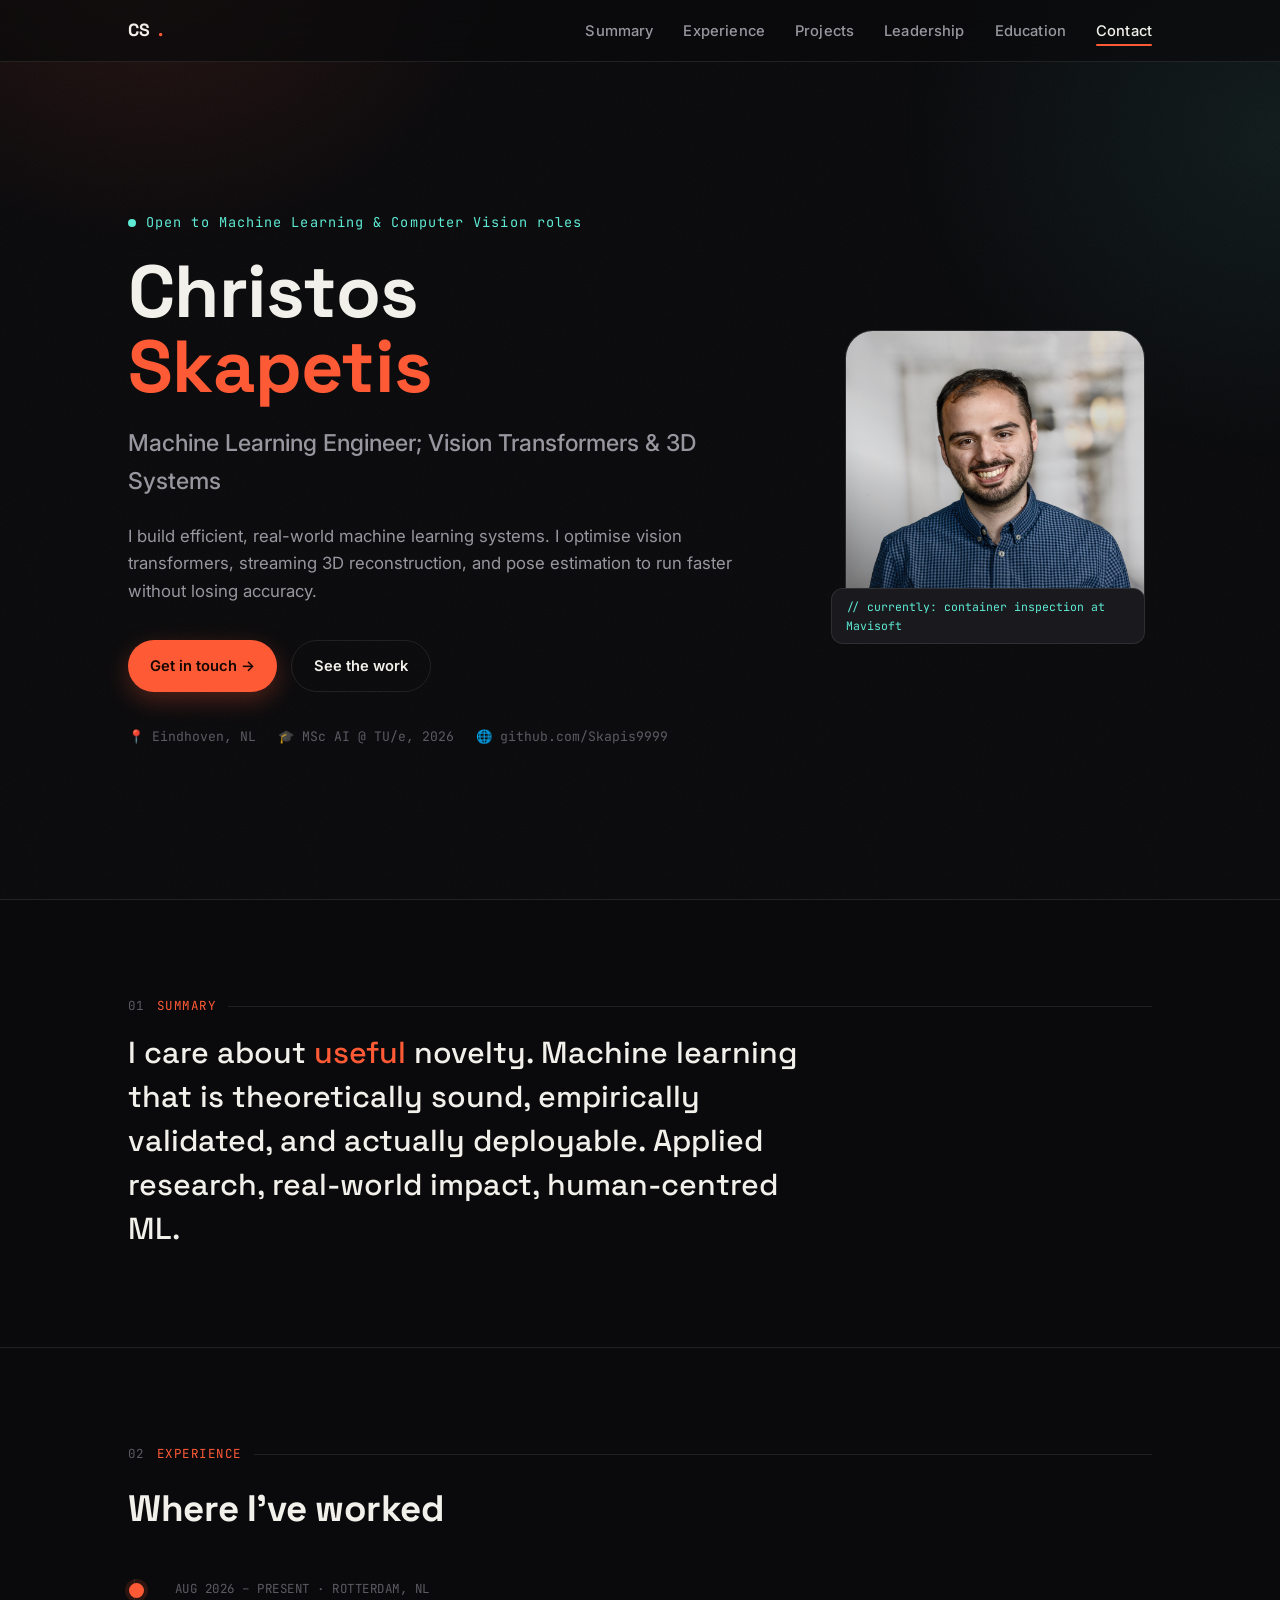
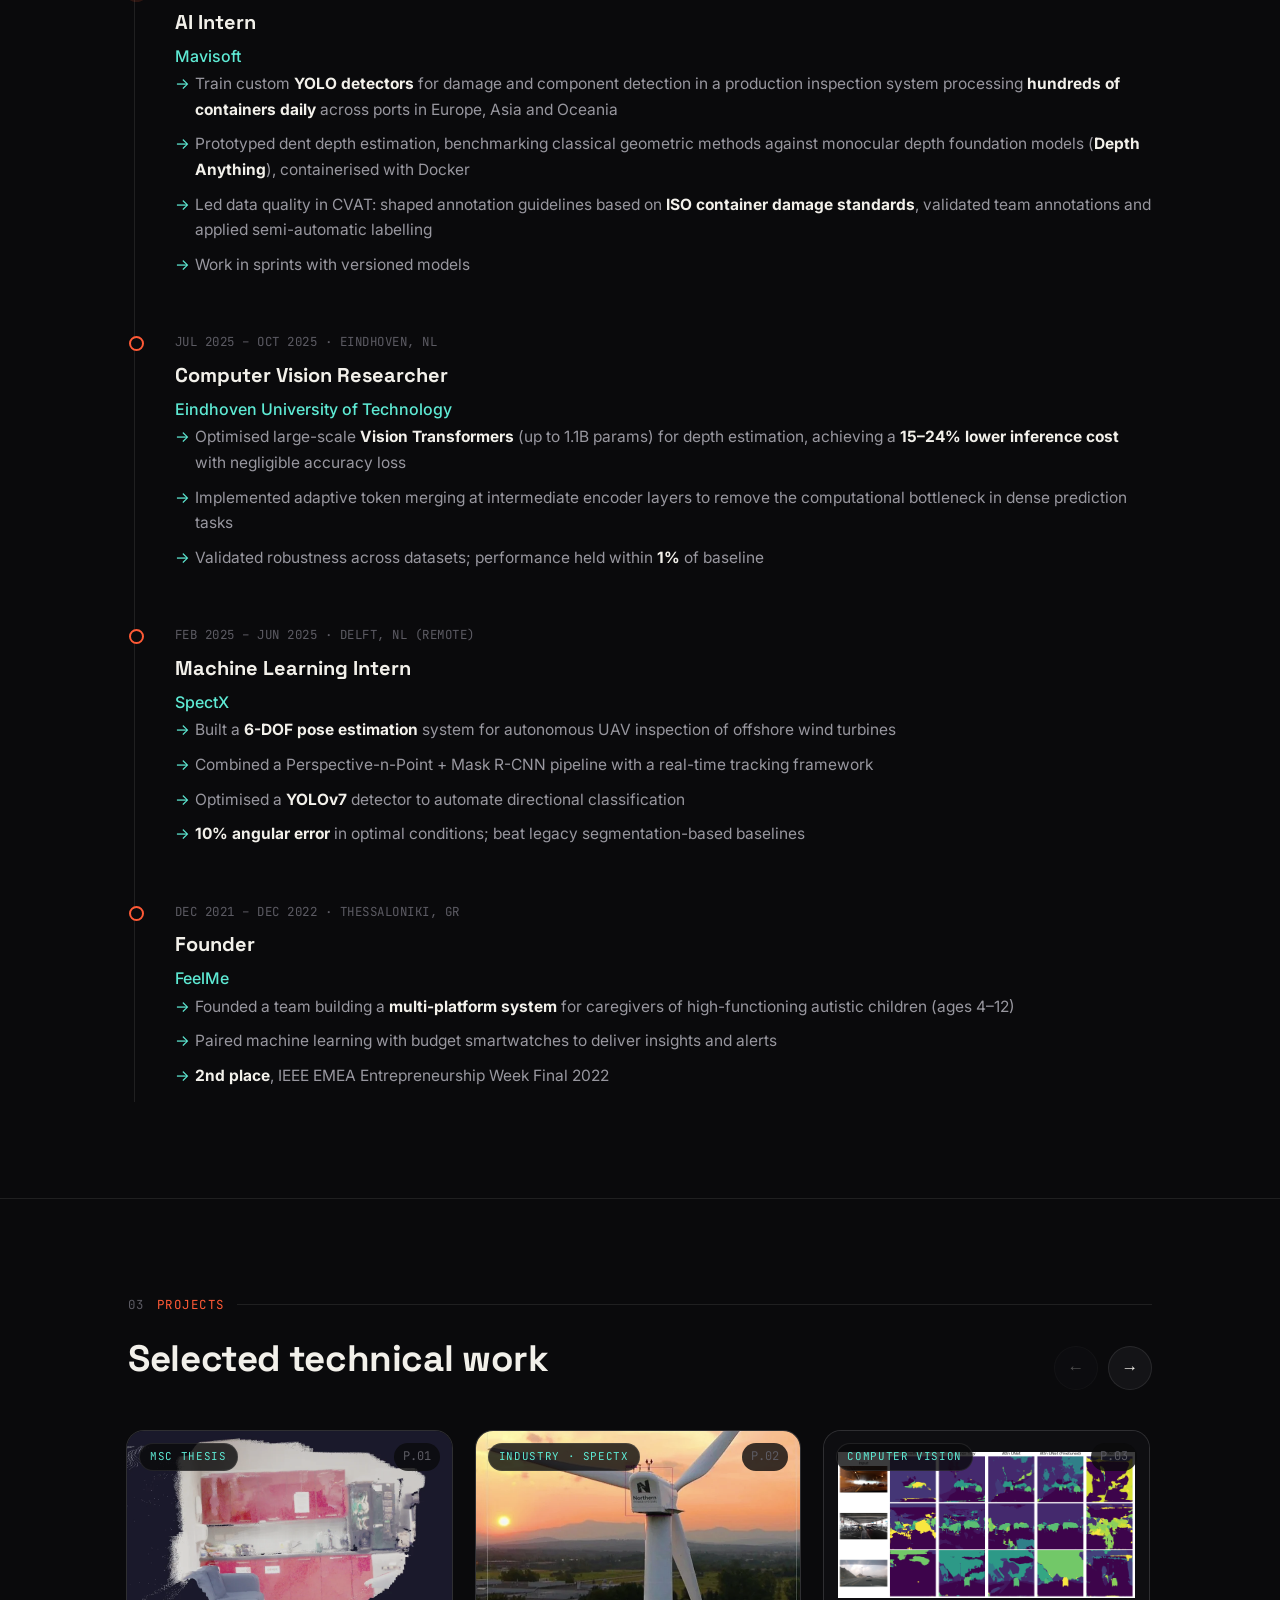
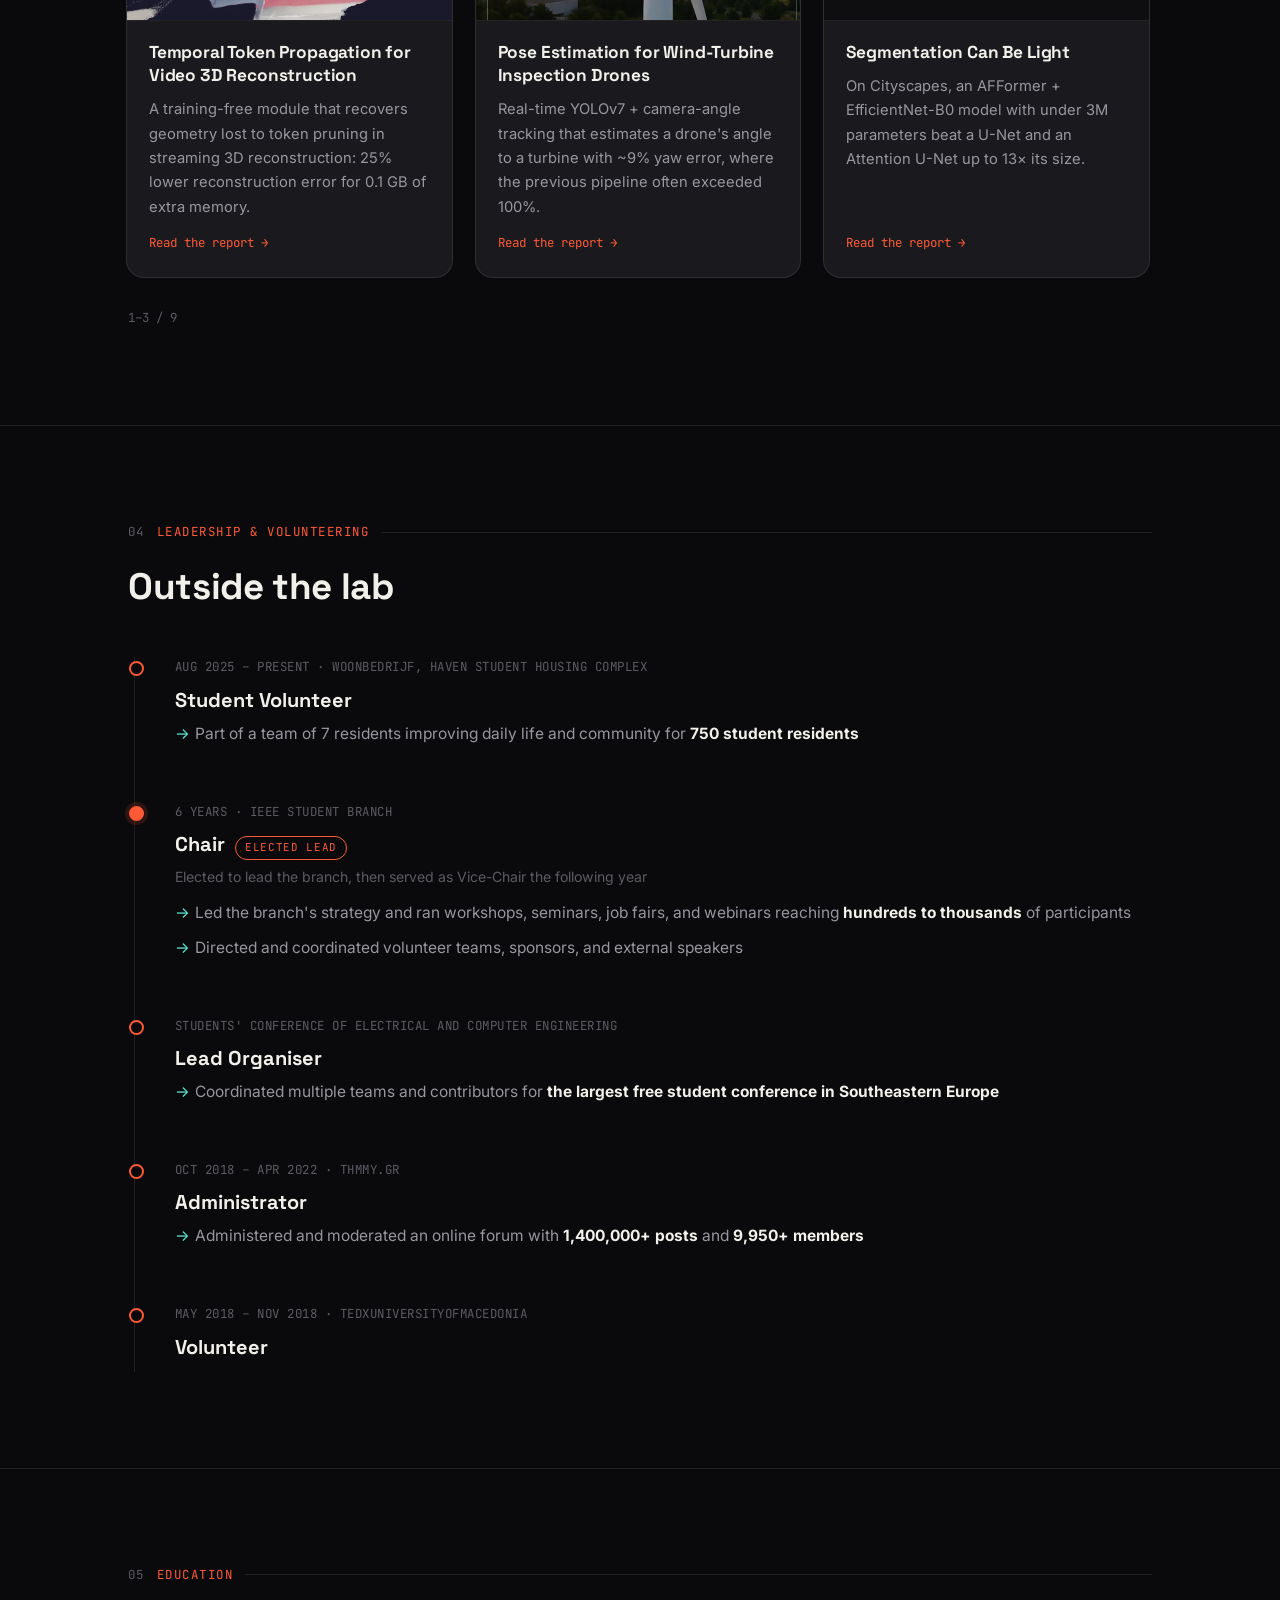
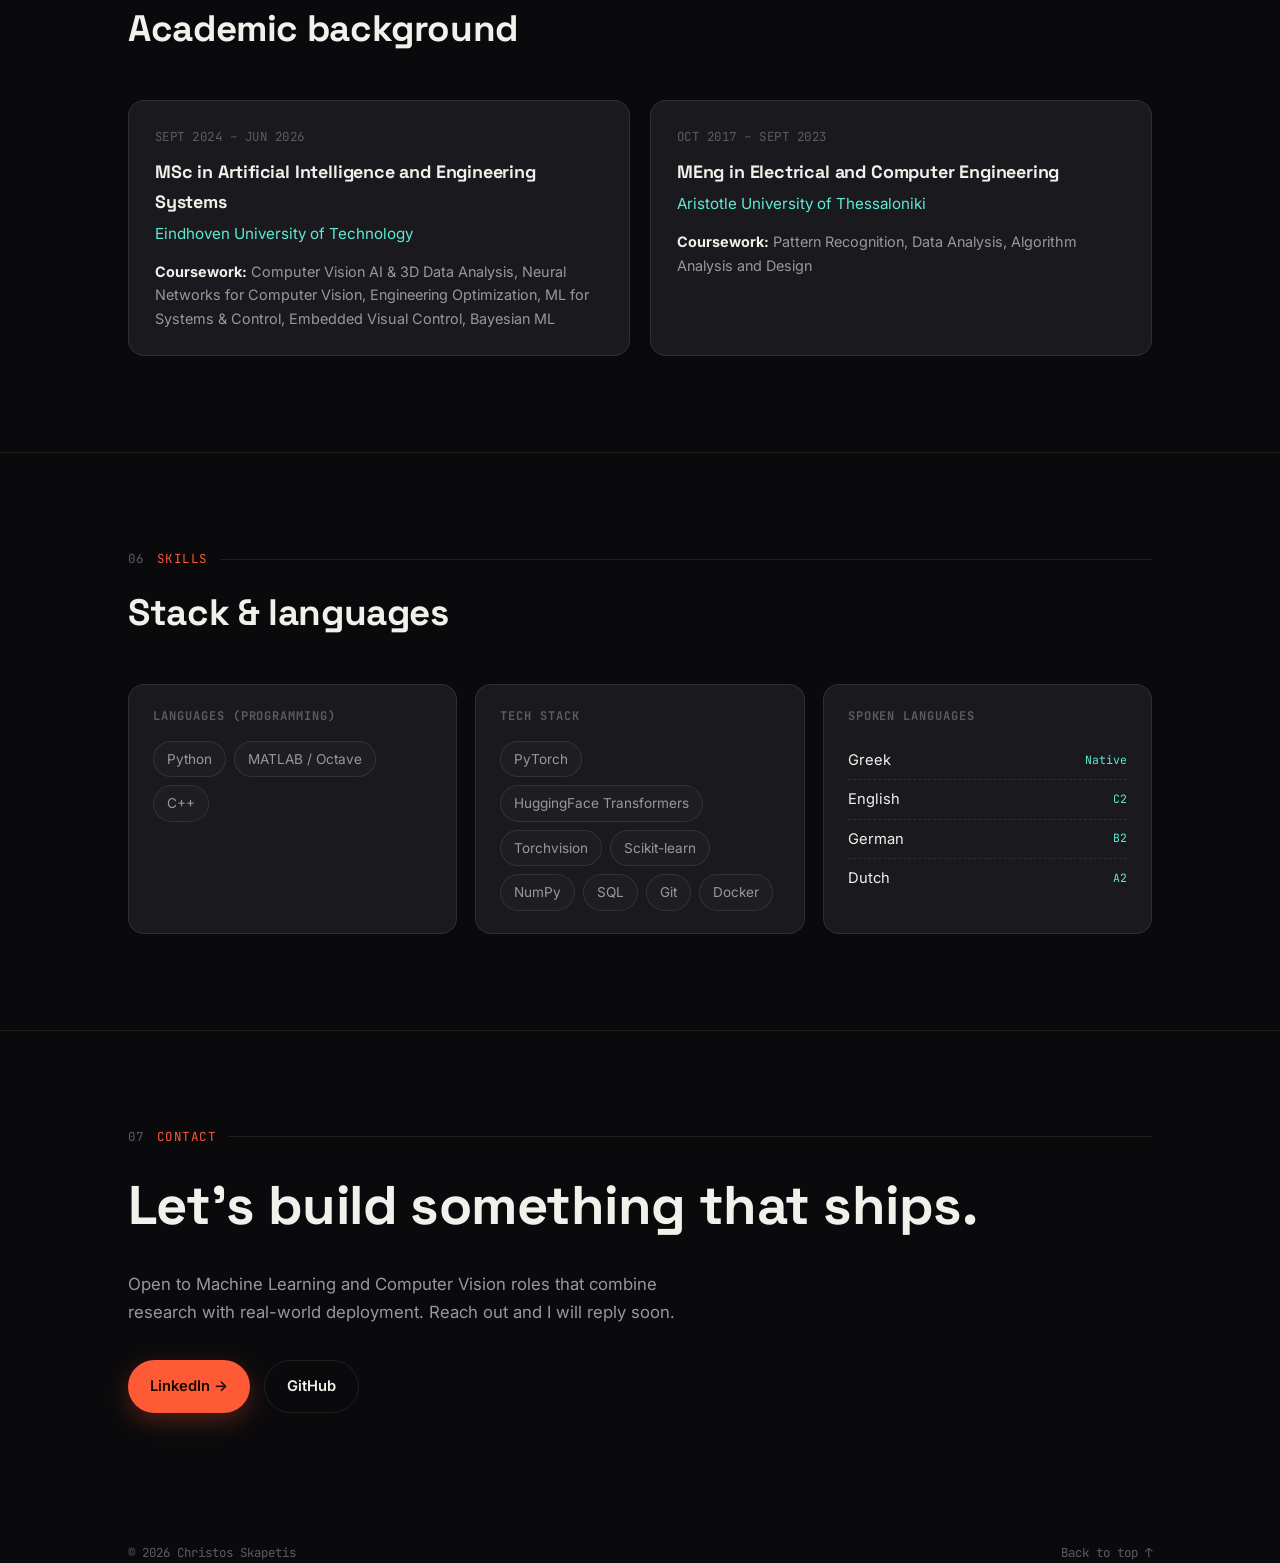
<file: index.html>
<!DOCTYPE html>
<html lang="en">
<head>
    <meta charset="UTF-8">
    <meta name="viewport" content="width=device-width, initial-scale=1.0">
        <meta name="description" content="Christos Skapetis is a Machine Learning Engineer focused on vision transformers, 3D reconstruction, depth estimation, pose estimation, and efficient AI systems.">
        <meta name="keywords" content="Christos Skapetis, machine learning engineer, computer vision, vision transformers, 3D reconstruction, depth estimation, pose estimation, streaming 3D reconstruction, token pruning, RAG, Eindhoven University of Technology">
        <meta name="author" content="Christos Skapetis">
        <meta name="robots" content="index,follow,max-image-preview:large">
        <link rel="canonical" href="https://skapis9999.github.io/">
        <meta property="og:type" content="profile">
        <meta property="og:site_name" content="Christos Skapetis">
        <meta property="og:locale" content="en_US">
        <meta property="og:title" content="Christos Skapetis - Machine Learning Engineer">
        <meta property="og:description" content="Machine Learning Engineer focused on vision transformers, 3D reconstruction, depth estimation, pose estimation, and efficient AI systems.">
        <meta property="og:url" content="https://skapis9999.github.io/">
        <meta property="og:image" content="https://skapis9999.github.io/og-image.png">
        <meta property="og:image:type" content="image/png">
        <meta property="og:image:width" content="1200">
        <meta property="og:image:height" content="630">
        <meta property="og:image:alt" content="Christos Skapetis - Machine Learning Engineer">
        <meta property="profile:first_name" content="Christos">
        <meta property="profile:last_name" content="Skapetis">
        <meta name="twitter:card" content="summary_large_image">
        <meta name="twitter:title" content="Christos Skapetis - Machine Learning Engineer">
        <meta name="twitter:description" content="Machine Learning Engineer focused on vision transformers, 3D reconstruction, depth estimation, pose estimation, and efficient AI systems.">
        <meta name="twitter:image" content="https://skapis9999.github.io/og-image.png">
        <meta name="theme-color" content="#0a0a0c">
        <link rel="icon" href="favicon.svg" type="image/svg+xml">
        <link rel="apple-touch-icon" href="apple-touch-icon.png">
        <link rel="manifest" href="manifest.json">
        <title>Christos Skapetis | Machine Learning Engineer & AI Researcher</title>
        <link rel="preconnect" href="https://fonts.googleapis.com">
        <link rel="preconnect" href="https://fonts.gstatic.com" crossorigin>
        <link href="https://fonts.googleapis.com/css2?family=Space+Grotesk:wght@500;600;700&family=Inter:wght@400;500;600&family=JetBrains+Mono:wght@400;500&display=swap" rel="stylesheet">
        <script type="application/ld+json">
        {
            "@context": "https://schema.org",
            "@type": "Person",
            "@id": "https://skapis9999.github.io/#person",
            "name": "Christos Skapetis",
            "jobTitle": "Machine Learning Engineer",
            "description": "Machine Learning Engineer focused on vision transformers, 3D reconstruction, depth estimation, pose estimation, and efficient AI systems.",
            "url": "https://skapis9999.github.io/",
            "image": "https://skapis9999.github.io/profile.jpg",
            "address": {
                "@type": "PostalAddress",
                "addressLocality": "Eindhoven",
                "addressCountry": "NL"
            },
            "sameAs": [
                "https://github.com/Skapis9999",
                "https://linkedin.com/in/christos-skapetis"
            ],
            "alumniOf": [
                {
                    "@type": "CollegeOrUniversity",
                    "name": "Eindhoven University of Technology"
                },
                {
                    "@type": "CollegeOrUniversity",
                    "name": "Aristotle University of Thessaloniki"
                }
            ],
            "knowsAbout": [
                "Machine Learning",
                "Computer Vision",
                "Vision Transformers",
                "3D Reconstruction",
                "Depth Estimation",
                "Pose Estimation",
                "PyTorch",
                "Retrieval-Augmented Generation"
            ],
            "knowsLanguage": [
                { "@type": "Language", "name": "Greek" },
                { "@type": "Language", "name": "English" },
                { "@type": "Language", "name": "German" },
                { "@type": "Language", "name": "Dutch" }
            ]
        }
        </script>
    <style>
        :root {
            --bg: #0a0a0c;
            --bg-raised: #141417;
            --bg-card: #1a1a1e;
            --line: rgba(255,255,255,0.09);
            --text: #f2f0ea;
            --text-dim: #98979f;
            --text-faint: #5c5b63;
            --accent: #ff5a36;
            --accent-soft: rgba(255,90,54,0.14);
            --accent-2: #5eead4;
            --accent-2-soft: rgba(94,234,212,0.14);
            --maxw: 1080px;
        }
        * { margin: 0; padding: 0; box-sizing: border-box; }
        html { scroll-behavior: smooth; }
        @media (prefers-reduced-motion: reduce) {
            html { scroll-behavior: auto; }
            * { animation-duration: 0.01ms !important; animation-iteration-count: 1 !important; transition-duration: 0.01ms !important; }
        }
        body {
            font-family: 'Inter', -apple-system, BlinkMacSystemFont, 'Segoe UI', sans-serif;
            background: var(--bg);
            color: var(--text);
            line-height: 1.65;
            overflow-x: hidden;
            position: relative;
        }
        body::before {
            content: "";
            position: fixed;
            inset: 0;
            z-index: 0;
            pointer-events: none;
            background:
                radial-gradient(600px 500px at 12% -5%, rgba(255,90,54,0.12), transparent 60%),
                radial-gradient(700px 600px at 100% 15%, rgba(94,234,212,0.08), transparent 55%);
        }
        .grain {
            position: fixed;
            inset: 0;
            z-index: 0;
            pointer-events: none;
            opacity: 0.035;
            background-image: url("data:image/svg+xml,%3Csvg xmlns='http://www.w3.org/2000/svg' width='140' height='140'%3E%3Cfilter id='n'%3E%3CfeTurbulence type='fractalNoise' baseFrequency='0.9' numOctaves='2' stitchTiles='stitch'/%3E%3C/filter%3E%3Crect width='100%25' height='100%25' filter='url(%23n)'/%3E%3C/svg%3E");
        }
        h1, h2, h3 { font-family: 'Space Grotesk', 'Inter', sans-serif; letter-spacing: -0.01em; }
        a { color: inherit; }
        ::selection { background: var(--accent); color: #0a0a0c; }

        .wrap { max-width: var(--maxw); margin: 0 auto; padding: 0 28px; position: relative; z-index: 1; }

        /* Nav */
        nav {
            position: fixed;
            top: 0; left: 0; right: 0;
            z-index: 50;
            backdrop-filter: blur(14px);
            background: rgba(10,10,12,0.7);
            border-bottom: 1px solid var(--line);
        }
        .nav-inner {
            max-width: var(--maxw);
            margin: 0 auto;
            padding: 16px 28px;
            display: flex;
            align-items: center;
            justify-content: space-between;
        }
        .brand {
            font-family: 'Space Grotesk', sans-serif;
            font-weight: 700;
            font-size: 1.1em;
            text-decoration: none;
            display: flex;
            align-items: center;
            gap: 8px;
        }
        .brand .dot { color: var(--accent); }
        .nav-links {
            display: flex;
            gap: 30px;
            list-style: none;
        }
        .nav-links a {
            text-decoration: none;
            color: var(--text-dim);
            font-size: 0.92em;
            font-weight: 500;
            letter-spacing: 0.01em;
            transition: color 0.2s;
            position: relative;
        }
        .nav-links a:hover, .nav-links a.active { color: var(--text); }
        .nav-links a.active::after {
            content: "";
            position: absolute;
            left: 0; right: 0; bottom: -6px;
            height: 2px;
            background: var(--accent);
            border-radius: 2px;
        }
        .nav-toggle {
            display: none;
            background: none;
            border: 1px solid var(--line);
            border-radius: 8px;
            width: 40px; height: 40px;
            color: var(--text);
            cursor: pointer;
            font-size: 1.1em;
        }
        @media (max-width: 720px) {
            .nav-links { display: none; }
            .nav-toggle { display: block; }
            .nav-links.mobile-open {
                display: flex;
                flex-direction: column;
                position: fixed;
                top: 61px; left: 0; right: 0;
                background: var(--bg-raised);
                padding: 20px 28px 26px;
                border-bottom: 1px solid var(--line);
                gap: 18px;
            }
        }

        /* Section shell */
        section { position: relative; z-index: 1; padding: 96px 0; border-bottom: 1px solid var(--line); }
        section:last-of-type { border-bottom: none; }
        .kicker {
            display: flex;
            align-items: center;
            gap: 12px;
            font-family: 'JetBrains Mono', monospace;
            font-size: 0.78em;
            letter-spacing: 0.12em;
            color: var(--accent);
            text-transform: uppercase;
            margin-bottom: 14px;
        }
        .kicker .num { color: var(--text-faint); }
        .kicker .rule { flex: 1; height: 1px; background: var(--line); }
        .section-title {
            font-size: clamp(1.6em, 4vw, 2.3em);
            font-weight: 700;
            margin-bottom: 40px;
        }
        .reveal { opacity: 0; transform: translateY(22px); transition: opacity 0.7s ease, transform 0.7s ease; }
        .reveal.in { opacity: 1; transform: translateY(0); }

        /* Hero */
        .hero {
            min-height: 100vh;
            display: flex;
            align-items: center;
            padding-top: 120px;
            padding-bottom: 60px;
            border-bottom: 1px solid var(--line);
        }
        .hero-grid {
            display: grid;
            grid-template-columns: 1.35fr 0.65fr;
            gap: 56px;
            align-items: center;
        }
        .eyebrow {
            font-family: 'JetBrains Mono', monospace;
            font-size: 0.85em;
            color: var(--accent-2);
            letter-spacing: 0.08em;
            margin-bottom: 20px;
            display: flex;
            align-items: center;
            gap: 10px;
        }
        .eyebrow .pulse {
            width: 8px; height: 8px; border-radius: 50%;
            background: var(--accent-2);
            box-shadow: 0 0 0 0 rgba(94,234,212,0.6);
            animation: pulse 2.2s infinite;
        }
        @keyframes pulse {
            0% { box-shadow: 0 0 0 0 rgba(94,234,212,0.55); }
            70% { box-shadow: 0 0 0 9px rgba(94,234,212,0); }
            100% { box-shadow: 0 0 0 0 rgba(94,234,212,0); }
        }
        .hero h1 {
            font-size: clamp(2.6em, 7vw, 4.6em);
            font-weight: 700;
            line-height: 1.02;
            margin-bottom: 20px;
        }
        .hero h1 .accent-text {
            color: var(--accent);
        }
        .hero-role {
            font-size: clamp(1.1em, 2.4vw, 1.45em);
            color: var(--text-dim);
            font-weight: 500;
            margin-bottom: 22px;
        }
        .hero-summary {
            font-size: 1.05em;
            color: var(--text-dim);
            max-width: 56ch;
            margin-bottom: 34px;
        }
        .hero-actions { display: flex; gap: 14px; flex-wrap: wrap; margin-bottom: 34px; }
        .btn {
            display: inline-flex;
            align-items: center;
            gap: 8px;
            padding: 13px 22px;
            border-radius: 999px;
            font-weight: 600;
            font-size: 0.92em;
            text-decoration: none;
            transition: transform 0.2s, box-shadow 0.2s, background 0.2s, border-color 0.2s;
        }
        .btn-primary {
            background: var(--accent);
            color: #140700;
            box-shadow: 0 8px 24px rgba(255,90,54,0.28);
        }
        .btn-primary:hover { transform: translateY(-2px); box-shadow: 0 12px 30px rgba(255,90,54,0.4); }
        .btn-ghost {
            border: 1px solid var(--line);
            color: var(--text);
            background: transparent;
        }
        .btn-ghost:hover { border-color: var(--accent-2); color: var(--accent-2); transform: translateY(-2px); }
        .hero-meta {
            display: flex;
            gap: 22px;
            flex-wrap: wrap;
            font-family: 'JetBrains Mono', monospace;
            font-size: 0.82em;
            color: var(--text-faint);
        }
        .hero-meta span { display: flex; align-items: center; gap: 7px; }

        .hero-photo-wrap {
            position: relative;
            justify-self: center;
        }
        .hero-photo-frame {
            position: relative;
            width: min(300px, 60vw);
            aspect-ratio: 1;
            border-radius: 28px;
            overflow: hidden;
            border: 1px solid var(--line);
            background: var(--bg-raised);
        }
        .hero-photo-frame img {
            width: 100%; height: 100%;
            object-fit: cover;
            filter: grayscale(45%) contrast(1.05);
            transition: filter 0.5s ease;
        }
        .hero-photo-frame:hover img { filter: grayscale(0%) contrast(1.05); }
        .hero-photo-frame::after {
            content: "";
            position: absolute; inset: 0;
            background: linear-gradient(200deg, transparent 55%, rgba(10,10,12,0.55));
            pointer-events: none;
        }
        .hero-photo-tag {
            position: absolute;
            bottom: -14px; left: -14px;
            background: var(--bg-card);
            border: 1px solid var(--line);
            border-radius: 12px;
            padding: 8px 14px;
            font-family: 'JetBrains Mono', monospace;
            font-size: 0.72em;
            color: var(--accent-2);
        }
        @media (max-width: 820px) {
            .hero-grid { grid-template-columns: 1fr; }
            .hero-photo-wrap { order: -1; }
        }

        /* Summary / manifesto */
        .manifesto p {
            font-family: 'Space Grotesk', sans-serif;
            font-size: clamp(1.3em, 3vw, 1.9em);
            font-weight: 500;
            line-height: 1.45;
            color: var(--text);
            max-width: 34ch;
        }
        .manifesto p em {
            font-style: normal;
            color: var(--accent);
        }

        /* Timeline (experience / leadership) */
        .timeline { position: relative; }
        .timeline-item {
            position: relative;
            padding-left: 40px;
            padding-bottom: 46px;
            border-left: 1px solid var(--line);
            margin-left: 6px;
        }
        .timeline-item:last-child { padding-bottom: 4px; }
        .timeline-item::before {
            content: "";
            position: absolute;
            left: -6px; top: 4px;
            width: 11px; height: 11px;
            border-radius: 50%;
            background: var(--bg);
            border: 2px solid var(--accent);
        }
        .timeline-item.lead::before { background: var(--accent); box-shadow: 0 0 0 4px var(--accent-soft); }
        .timeline-date {
            font-family: 'JetBrains Mono', monospace;
            font-size: 0.78em;
            color: var(--text-faint);
            margin-bottom: 6px;
            text-transform: uppercase;
            letter-spacing: 0.04em;
        }
        .timeline-title-row {
            display: flex;
            align-items: baseline;
            gap: 10px;
            flex-wrap: wrap;
            margin-bottom: 4px;
        }
        .timeline-title {
            font-family: 'Space Grotesk', sans-serif;
            font-size: 1.25em;
            font-weight: 700;
        }
        .timeline-badge {
            font-family: 'JetBrains Mono', monospace;
            font-size: 0.68em;
            letter-spacing: 0.06em;
            text-transform: uppercase;
            color: var(--accent);
            border: 1px solid var(--accent);
            border-radius: 999px;
            padding: 2px 9px;
        }
        .timeline-company { color: var(--accent-2); font-weight: 500; margin-bottom: 2px; }
        .timeline-location { color: var(--text-faint); font-size: 0.88em; margin-bottom: 12px; }
        .timeline-note { color: var(--text-faint); font-size: 0.88em; margin-bottom: 12px; }
        .timeline-highlights { list-style: none; }
        .timeline-highlights li {
            position: relative;
            padding-left: 20px;
            margin-bottom: 9px;
            color: var(--text-dim);
            font-size: 0.97em;
        }
        .timeline-highlights li::before {
            content: "→";
            position: absolute; left: 0; color: var(--accent-2);
        }
        .timeline-highlights strong { color: var(--text); }

        /* Projects carousel */
        .projects-head {
            display: flex;
            align-items: flex-end;
            justify-content: space-between;
            gap: 20px;
            margin-bottom: 40px;
        }
        .projects-head .section-title { margin-bottom: 0; }
        .carousel-controls { display: flex; gap: 10px; flex-shrink: 0; }
        .carousel-btn {
            width: 44px; height: 44px;
            border-radius: 50%;
            border: 1px solid var(--line);
            background: var(--bg-raised);
            color: var(--text);
            font-size: 1.05em;
            cursor: pointer;
            transition: border-color 0.2s, color 0.2s, opacity 0.2s;
        }
        .carousel-btn:hover:not(:disabled) { border-color: var(--accent-2); color: var(--accent-2); }
        .carousel-btn:disabled { opacity: 0.3; cursor: default; }
        .carousel {
            display: flex;
            gap: 22px;
            overflow-x: auto;
            scroll-snap-type: x mandatory;
            scroll-behavior: smooth;
            padding: 8px 2px 26px;
            margin: -8px -2px 0;
            scrollbar-width: thin;
            scrollbar-color: var(--text-faint) transparent;
        }
        .carousel::-webkit-scrollbar { height: 6px; }
        .carousel::-webkit-scrollbar-thumb { background: var(--text-faint); border-radius: 999px; }
        .carousel > * { flex: 0 0 clamp(270px, calc((100% - 44px) / 3), 360px); scroll-snap-align: start; }
        @media (max-width: 720px) { .carousel > * { flex-basis: 82%; } }
        .carousel-count {
            font-family: 'JetBrains Mono', monospace;
            font-size: 0.78em;
            color: var(--text-faint);
            margin-top: 4px;
        }
        .project-card {
            position: relative;
            background: var(--bg-card);
            border: 1px solid var(--line);
            border-radius: 18px;
            overflow: hidden;
            display: flex;
            flex-direction: column;
            text-decoration: none;
            color: inherit;
            transition: transform 0.3s ease, border-color 0.3s ease, box-shadow 0.3s ease;
        }
        .project-card:hover, .project-card:focus-visible {
            transform: translateY(-6px);
            border-color: rgba(255,90,54,0.4);
            box-shadow: 0 20px 40px rgba(0,0,0,0.4);
        }
        .project-card:focus-visible { outline: 2px solid var(--accent-2); outline-offset: 2px; }
        .project-kind {
            position: absolute;
            top: 12px; left: 12px;
            z-index: 2;
            font-family: 'JetBrains Mono', monospace;
            font-size: 0.68em;
            letter-spacing: 0.06em;
            text-transform: uppercase;
            padding: 4px 10px;
            border-radius: 999px;
            background: rgba(10,10,12,0.8);
            border: 1px solid var(--line);
            color: var(--accent-2);
        }
        .carousel .project-index {
            top: 12px; right: 12px;
            padding: 4px 9px;
            border-radius: 999px;
            background: rgba(10,10,12,0.8);
        }
        .project-image-wrap.cover img { object-fit: cover; padding: 0; }
        .project-cta {
            font-family: 'JetBrains Mono', monospace;
            font-size: 0.78em;
            color: var(--accent);
            margin-top: auto;
        }
        .project-card:hover .project-cta { text-decoration: underline; text-underline-offset: 4px; }
        .project-index {
            position: absolute;
            top: 14px; right: 16px;
            font-family: 'JetBrains Mono', monospace;
            font-size: 0.75em;
            color: var(--text-faint);
            z-index: 2;
        }
        .project-image-wrap {
            height: 190px;
            background: #0e0e11;
            display: flex; align-items: center; justify-content: center;
            overflow: hidden;
            border-bottom: 1px solid var(--line);
        }
        .project-image-wrap img {
            width: 100%; height: 100%;
            object-fit: contain;
            padding: 14px;
            filter: saturate(0.85);
            transition: transform 0.4s ease;
        }
        .project-card:hover .project-image-wrap img { transform: scale(1.05); }
        .project-body { padding: 20px 22px 24px; display: flex; flex-direction: column; flex: 1; }
        .project-body h3 { font-size: 1.08em; margin-bottom: 10px; line-height: 1.35; }
        .project-body p { color: var(--text-dim); font-size: 0.92em; flex: 1; margin-bottom: 14px; }
        .project-tag {
            display: inline-flex;
            align-self: flex-start;
            font-family: 'JetBrains Mono', monospace;
            font-size: 0.72em;
            letter-spacing: 0.03em;
            padding: 5px 11px;
            border-radius: 999px;
        }
        .project-tag.pending { color: var(--accent); background: var(--accent-soft); }
        .project-tag.link { color: var(--accent-2); background: var(--accent-2-soft); text-decoration: none; }
        .project-tag.link:hover { filter: brightness(1.15); }

        /* Education cards */
        .edu-grid { display: grid; grid-template-columns: repeat(auto-fit, minmax(300px, 1fr)); gap: 20px; }
        .edu-card {
            background: var(--bg-card);
            border: 1px solid var(--line);
            border-radius: 16px;
            padding: 26px 26px 24px;
        }
        .edu-card .timeline-date { margin-bottom: 10px; }
        .edu-card h3 { font-size: 1.12em; margin-bottom: 4px; }
        .edu-card .school { color: var(--accent-2); font-size: 0.95em; margin-bottom: 14px; }
        .edu-card p { color: var(--text-dim); font-size: 0.9em; }
        .edu-card p strong { color: var(--text); }

        /* Skills / bento */
        .bento {
            display: grid;
            grid-template-columns: repeat(auto-fit, minmax(220px, 1fr));
            gap: 18px;
        }
        .bento-card {
            background: var(--bg-card);
            border: 1px solid var(--line);
            border-radius: 16px;
            padding: 22px 24px;
        }
        .bento-card h4 {
            font-family: 'JetBrains Mono', monospace;
            font-size: 0.75em;
            letter-spacing: 0.08em;
            text-transform: uppercase;
            color: var(--text-faint);
            margin-bottom: 14px;
        }
        .pill-row { display: flex; flex-wrap: wrap; gap: 8px; }
        .pill {
            font-size: 0.85em;
            padding: 6px 13px;
            border-radius: 999px;
            border: 1px solid var(--line);
            color: var(--text-dim);
            background: rgba(255,255,255,0.02);
        }
        .lang-row { display: flex; align-items: center; justify-content: space-between; padding: 7px 0; border-bottom: 1px dashed var(--line); font-size: 0.92em; }
        .lang-row:last-child { border-bottom: none; }
        .lang-level { font-family: 'JetBrains Mono', monospace; font-size: 0.78em; color: var(--accent-2); }

        /* Contact / footer */
        #contact { text-align: left; }
        .contact-cta h2 {
            font-size: clamp(2em, 6vw, 3.4em);
            font-weight: 700;
            margin-bottom: 20px;
        }
        .contact-cta p { color: var(--text-dim); max-width: 50ch; margin-bottom: 34px; font-size: 1.05em; }
        footer {
            padding: 34px 0 46px;
            font-family: 'JetBrains Mono', monospace;
            font-size: 0.78em;
            color: var(--text-faint);
            display: flex;
            justify-content: space-between;
            flex-wrap: wrap;
            gap: 10px;
        }
        footer a { color: var(--text-faint); text-decoration: none; }
        footer a:hover { color: var(--accent-2); }
    </style>
    <noscript><style>.reveal { opacity: 1 !important; transform: none !important; }</style></noscript>
</head>
<body>
<div class="grain"></div>

<nav>
    <div class="nav-inner">
        <a href="#top" class="brand">CS<span class="dot">.</span></a>
        <ul class="nav-links" id="navLinks">
            <li><a href="#about" data-nav>Summary</a></li>
            <li><a href="#experience" data-nav>Experience</a></li>
            <li><a href="#projects" data-nav>Projects</a></li>
            <li><a href="#leadership" data-nav>Leadership</a></li>
            <li><a href="#education" data-nav>Education</a></li>
            <li><a href="#contact" data-nav>Contact</a></li>
        </ul>
        <button class="nav-toggle" id="navToggle" aria-label="Toggle menu">☰</button>
    </div>
</nav>

<header class="hero" id="top">
    <div class="wrap hero-grid">
        <div class="reveal in">
            <div class="eyebrow"><span class="pulse"></span>Open to Machine Learning & Computer Vision roles</div>
            <h1>Christos<br><span class="accent-text">Skapetis</span></h1>
            <div class="hero-role">Machine Learning Engineer; Vision Transformers &amp; 3D Systems</div>
            <p class="hero-summary">I build efficient, real-world machine learning systems. I optimise vision transformers, streaming 3D reconstruction, and pose estimation to run faster without losing accuracy.</p>
            <div class="hero-actions">
                <a class="btn btn-primary" href="#contact">Get in touch →</a>
                <a class="btn btn-ghost" href="#projects">See the work</a>
            </div>
            <div class="hero-meta">
                <span>📍 Eindhoven, NL</span>
                <span>🎓 MSc AI @ TU/e, 2026</span>
                <span>🌐 github.com/Skapis9999</span>
            </div>
        </div>
        <div class="hero-photo-wrap reveal in">
            <div class="hero-photo-frame">
                <img src="images/profile.jpg" alt="Christos Skapetis">
            </div>
            <div class="hero-photo-tag">// currently: container inspection at Mavisoft</div>
        </div>
    </div>
</header>

<section id="about">
    <div class="wrap">
        <div class="kicker reveal"><span class="num">01</span> Summary <span class="rule"></span></div>
        <div class="manifesto reveal">
            <p>I care about <em>useful</em> novelty. Machine learning that is theoretically sound, empirically validated, and actually deployable. Applied research, real-world impact, human-centred ML.</p>
        </div>
    </div>
</section>

<section id="experience">
    <div class="wrap">
        <div class="kicker reveal"><span class="num">02</span> Experience <span class="rule"></span></div>
        <h2 class="section-title reveal">Where I've worked</h2>

        <div class="timeline">
            <div class="timeline-item lead reveal">
                <div class="timeline-date">Aug 2026 – Present · Rotterdam, NL</div>
                <div class="timeline-title-row">
                    <div class="timeline-title">AI Intern</div>
                </div>
                <div class="timeline-company">Mavisoft</div>
                <ul class="timeline-highlights">
                    <li>Train custom <strong>YOLO detectors</strong> for damage and component detection in a production inspection system processing <strong>hundreds of containers daily</strong> across ports in Europe, Asia and Oceania</li>
                    <li>Prototyped dent depth estimation, benchmarking classical geometric methods against monocular depth foundation models (<strong>Depth Anything</strong>), containerised with Docker</li>
                    <li>Led data quality in CVAT: shaped annotation guidelines based on <strong>ISO container damage standards</strong>, validated team annotations and applied semi-automatic labelling</li>
                    <li>Work in sprints with versioned models</li>
                </ul>
            </div>

            <div class="timeline-item reveal">
                <div class="timeline-date">Jul 2025 – Oct 2025 · Eindhoven, NL</div>
                <div class="timeline-title-row">
                    <div class="timeline-title">Computer Vision Researcher</div>
                </div>
                <div class="timeline-company">Eindhoven University of Technology</div>
                <ul class="timeline-highlights">
                    <li>Optimised large-scale <strong>Vision Transformers</strong> (up to 1.1B params) for depth estimation, achieving a <strong>15–24% lower inference cost</strong> with negligible accuracy loss</li>
                    <li>Implemented adaptive token merging at intermediate encoder layers to remove the computational bottleneck in dense prediction tasks</li>
                    <li>Validated robustness across datasets; performance held within <strong>1%</strong> of baseline</li>
                </ul>
            </div>

            <div class="timeline-item reveal">
                <div class="timeline-date">Feb 2025 – Jun 2025 · Delft, NL (Remote)</div>
                <div class="timeline-title-row">
                    <div class="timeline-title">Machine Learning Intern</div>
                </div>
                <div class="timeline-company">SpectX</div>
                <ul class="timeline-highlights">
                    <li>Built a <strong>6-DOF pose estimation</strong> system for autonomous UAV inspection of offshore wind turbines</li>
                    <li>Combined a Perspective-n-Point + Mask R-CNN pipeline with a real-time tracking framework</li>
                    <li>Optimised a <strong>YOLOv7</strong> detector to automate directional classification</li>
                    <li><strong>10% angular error</strong> in optimal conditions; beat legacy segmentation-based baselines</li>
                </ul>
            </div>

            <div class="timeline-item reveal">
                <div class="timeline-date">Dec 2021 – Dec 2022 · Thessaloniki, GR</div>
                <div class="timeline-title-row">
                    <div class="timeline-title">Founder</div>
                </div>
                <div class="timeline-company">FeelMe</div>
                <ul class="timeline-highlights">
                    <li>Founded a team building a <strong>multi-platform system</strong> for caregivers of high-functioning autistic children (ages 4–12)</li>
                    <li>Paired machine learning with budget smartwatches to deliver insights and alerts</li>
                    <li><strong>2nd place</strong>, IEEE EMEA Entrepreneurship Week Final 2022</li>
                </ul>
            </div>
        </div>
    </div>
</section>

<section id="projects">
    <div class="wrap">
        <div class="kicker reveal"><span class="num">03</span> Projects <span class="rule"></span></div>
        <div class="projects-head">
            <h2 class="section-title reveal">Selected technical work</h2>
            <div class="carousel-controls" aria-label="Scroll projects">
                <button class="carousel-btn" id="carPrev" aria-label="Previous projects">←</button>
                <button class="carousel-btn" id="carNext" aria-label="Next projects">→</button>
            </div>
        </div>

        <div class="carousel" id="projectCarousel" tabindex="0" aria-label="Projects">
            <a class="project-card" href="projects/ttp.html">
                <span class="project-kind">MSc Thesis</span>
                <span class="project-index">P.01</span>
                <div class="project-image-wrap cover">
                    <img src="images/projects/ttp/7scenes-ttp.webp" alt="3D reconstruction of a kitchen produced with Temporal Token Propagation" loading="lazy">
                </div>
                <div class="project-body">
                    <h3>Temporal Token Propagation for Video 3D Reconstruction</h3>
                    <p>A training-free module that recovers geometry lost to token pruning in streaming 3D reconstruction: 25% lower reconstruction error for 0.1&nbsp;GB of extra memory.</p>
                    <span class="project-cta">Read the report →</span>
                </div>
            </a>

            <a class="project-card" href="projects/spectx-pose.html">
                <span class="project-kind">Industry · SpectX</span>
                <span class="project-index">P.02</span>
                <div class="project-image-wrap cover">
                    <img src="images/projects/spectx/back-side.webp" alt="Wind turbine at sunset, detected from the back side" loading="lazy">
                </div>
                <div class="project-body">
                    <h3>Pose Estimation for Wind-Turbine Inspection Drones</h3>
                    <p>Real-time YOLOv7 + camera-angle tracking that estimates a drone's angle to a turbine with ~9% yaw error, where the previous pipeline often exceeded 100%.</p>
                    <span class="project-cta">Read the report →</span>
                </div>
            </a>

            <a class="project-card" href="projects/edge-segmentation.html">
                <span class="project-kind">Computer Vision</span>
                <span class="project-index">P.03</span>
                <div class="project-image-wrap">
                    <img src="images/edge-segmentation.png" alt="Segmentation outputs of several models on Cityscapes scenes" loading="lazy">
                </div>
                <div class="project-body">
                    <h3>Segmentation Can Be Light</h3>
                    <p>On Cityscapes, an AFFormer + EfficientNet-B0 model with under 3M parameters beat a U-Net and an Attention U-Net up to 13× its size.</p>
                    <span class="project-cta">Read the report →</span>
                </div>
            </a>

            <a class="project-card" href="projects/unbalanced-disk.html">
                <span class="project-kind">ML for Control</span>
                <span class="project-index">P.04</span>
                <div class="project-image-wrap cover">
                    <img src="images/projects/unbalanced-disk/system.webp" alt="The unbalanced disk hardware setup" loading="lazy">
                </div>
                <div class="project-body">
                    <h3>Swinging Up an Unbalanced Disk</h3>
                    <p>Learned a nonlinear system's dynamics with LSTMs and Gaussian processes, then trained SAC agents that swing it upright on real hardware.</p>
                    <span class="project-cta">Read the report →</span>
                </div>
            </a>

            <a class="project-card" href="projects/jetbot.html">
                <span class="project-kind">Robotics</span>
                <span class="project-index">P.05</span>
                <div class="project-image-wrap cover">
                    <img src="images/projects/jetbot/jetbot.webp" alt="The JetBot robot car built on an NVIDIA Jetson Nano" loading="lazy">
                </div>
                <div class="project-body">
                    <h3>Autonomous JetBot</h3>
                    <p>A tiny self-driving car that takes a driving test: it reads lanes, traffic signs, hand signals and Formula 1-style racing flags.</p>
                    <span class="project-cta">Read the report →</span>
                </div>
            </a>

            <a class="project-card" href="https://github.com/Skapis9999/DiplomaThesis" target="_blank" rel="noopener">
                <span class="project-kind">MEng Thesis · NLP</span>
                <span class="project-index">P.06</span>
                <div class="project-image-wrap">
                    <img src="images/local-rag.png" alt="Diagram of the local RAG indexing and search pipelines" loading="lazy">
                </div>
                <div class="project-body">
                    <h3>Local RAG Pipeline with Dynamic Web Grounding</h3>
                    <p>A privacy-first retrieval pipeline using transformer encoders to ground answers in real-time web data. Fully offline-capable, with traceable sources, URLs, and confidence scores.</p>
                    <span class="project-cta">View repository ↗</span>
                </div>
            </a>

            <a class="project-card" href="projects/streaming-qa.html">
                <span class="project-kind">RAG · Streaming</span>
                <span class="project-index">P.07</span>
                <div class="project-image-wrap">
                    <img src="images/projects/streaming-qa/architecture.svg" alt="Architecture of the streaming question-answering system, with Kafka topics between each stage" loading="lazy">
                </div>
                <div class="project-body">
                    <h3>Streaming Web Question Answering on Kubernetes</h3>
                    <p>My thesis rebuilt with Kafka, Spark and a local LLM: it searches the live web, reads pages in parallel and answers with citations. 84% correct (LLM-graded) on the 49 thesis questions.</p>
                    <span class="project-cta">Read the report →</span>
                </div>
            </a>

            <a class="project-card" href="projects/local-agent.html">
                <span class="project-kind">AI Agent</span>
                <span class="project-index">P.08</span>
                <div class="project-image-wrap">
                    <img src="images/projects/local-agent/agent-loop.svg" alt="Architecture of the local agent: an index of files and a local LLM calling search, read and browse tools in a loop" loading="lazy">
                </div>
                <div class="project-body">
                    <h3>A Local AI Agent for My Files</h3>
                    <p>A tool-calling agent written from scratch on a local LLM. It decides how to search, read and browse 1,094 files to answer a question, and nothing leaves the machine.</p>
                    <span class="project-cta">Read the report →</span>
                </div>
            </a>

            <a class="project-card" href="projects/jobradar.html">
                <span class="project-kind">LLM Systems</span>
                <span class="project-index">P.09</span>
                <div class="project-image-wrap">
                    <img src="images/projects/jobradar/dashboard-matches.webp" alt="JobRadar dashboard showing ranked job matches, using sample data and placeholder companies" loading="lazy">
                </div>
                <div class="project-body">
                    <h3>JobRadar: LLM Job Matching with an AI Agent</h3>
                    <p>Collects jobs from 450+ sources, ranks them with embeddings and a local LLM, learns from my tags, and hands the best ones to a headless AI agent.</p>
                    <span class="project-cta">Read the report →</span>
                </div>
            </a>
        </div>
        <div class="carousel-count" id="carCount" aria-live="polite"></div>
    </div>
</section>

<section id="leadership">
    <div class="wrap">
        <div class="kicker reveal"><span class="num">04</span> Leadership &amp; Volunteering <span class="rule"></span></div>
        <h2 class="section-title reveal">Outside the lab</h2>

        <div class="timeline">
            <div class="timeline-item reveal">
                <div class="timeline-date">Aug 2025 – Present · Woonbedrijf, Haven Student Housing Complex</div>
                <div class="timeline-title-row">
                    <div class="timeline-title">Student Volunteer</div>
                </div>
                <ul class="timeline-highlights">
                    <li>Part of a team of 7 residents improving daily life and community for <strong>750 student residents</strong></li>
                </ul>
            </div>

            <div class="timeline-item lead reveal">
                <div class="timeline-date">6 years · IEEE Student Branch</div>
                <div class="timeline-title-row">
                    <div class="timeline-title">Chair</div>
                    <span class="timeline-badge">Elected lead</span>
                </div>
                <div class="timeline-note">Elected to lead the branch, then served as Vice-Chair the following year</div>
                <ul class="timeline-highlights">
                    <li>Led the branch's strategy and ran workshops, seminars, job fairs, and webinars reaching <strong>hundreds to thousands</strong> of participants</li>
                    <li>Directed and coordinated volunteer teams, sponsors, and external speakers</li>
                </ul>
            </div>

            <div class="timeline-item reveal">
                <div class="timeline-date">Students' Conference of Electrical and Computer Engineering</div>
                <div class="timeline-title-row">
                    <div class="timeline-title">Lead Organiser</div>
                </div>
                <ul class="timeline-highlights">
                    <li>Coordinated multiple teams and contributors for <strong>the largest free student conference in Southeastern Europe</strong></li>
                </ul>
            </div>

            <div class="timeline-item reveal">
                <div class="timeline-date">Oct 2018 – Apr 2022 · thmmy.gr</div>
                <div class="timeline-title-row">
                    <div class="timeline-title">Administrator</div>
                </div>
                <ul class="timeline-highlights">
                    <li>Administered and moderated an online forum with <strong>1,400,000+ posts</strong> and <strong>9,950+ members</strong></li>
                </ul>
            </div>

            <div class="timeline-item reveal">
                <div class="timeline-date">May 2018 – Nov 2018 · TEDxUniversityofMacedonia</div>
                <div class="timeline-title-row">
                    <div class="timeline-title">Volunteer</div>
                </div>
            </div>
        </div>
    </div>
</section>

<section id="education">
    <div class="wrap">
        <div class="kicker reveal"><span class="num">05</span> Education <span class="rule"></span></div>
        <h2 class="section-title reveal">Academic background</h2>

        <div class="edu-grid">
            <div class="edu-card reveal">
                <div class="timeline-date">Sept 2024 – Jun 2026</div>
                <h3>MSc in Artificial Intelligence and Engineering Systems</h3>
                <div class="school">Eindhoven University of Technology</div>
                <p><strong>Coursework:</strong> Computer Vision AI &amp; 3D Data Analysis, Neural Networks for Computer Vision, Engineering Optimization, ML for Systems &amp; Control, Embedded Visual Control, Bayesian ML</p>
            </div>
            <div class="edu-card reveal">
                <div class="timeline-date">Oct 2017 – Sept 2023</div>
                <h3>MEng in Electrical and Computer Engineering</h3>
                <div class="school">Aristotle University of Thessaloniki</div>
                <p><strong>Coursework:</strong> Pattern Recognition, Data Analysis, Algorithm Analysis and Design</p>
            </div>
        </div>
    </div>
</section>

<section id="skills">
    <div class="wrap">
        <div class="kicker reveal"><span class="num">06</span> Skills <span class="rule"></span></div>
        <h2 class="section-title reveal">Stack &amp; languages</h2>

        <div class="bento">
            <div class="bento-card reveal">
                <h4>Languages (Programming)</h4>
                <div class="pill-row">
                    <span class="pill">Python</span>
                    <span class="pill">MATLAB / Octave</span>
                    <span class="pill">C++</span>
                </div>
            </div>
            <div class="bento-card reveal">
                <h4>Tech Stack</h4>
                <div class="pill-row">
                    <span class="pill">PyTorch</span>
                    <span class="pill">HuggingFace Transformers</span>
                    <span class="pill">Torchvision</span>
                    <span class="pill">Scikit-learn</span>
                    <span class="pill">NumPy</span>
                    <span class="pill">SQL</span>
                    <span class="pill">Git</span>
                    <span class="pill">Docker</span>
                </div>
            </div>
            <div class="bento-card reveal">
                <h4>Spoken Languages</h4>
                <div class="lang-row"><span>Greek</span><span class="lang-level">Native</span></div>
                <div class="lang-row"><span>English</span><span class="lang-level">C2</span></div>
                <div class="lang-row"><span>German</span><span class="lang-level">B2</span></div>
                <div class="lang-row"><span>Dutch</span><span class="lang-level">A2</span></div>
            </div>
        </div>
    </div>
</section>

<section id="contact">
    <div class="wrap contact-cta">
        <div class="kicker reveal"><span class="num">07</span> Contact <span class="rule"></span></div>
        <h2 class="reveal">Let's build something that ships.</h2>
        <p class="reveal">Open to Machine Learning and Computer Vision roles that combine research with real-world deployment. Reach out and I will reply soon.</p>
        <div class="hero-actions reveal">
            <a class="btn btn-primary" href="https://linkedin.com/in/christos-skapetis" target="_blank" rel="noopener">LinkedIn →</a>
            <a class="btn btn-ghost" href="https://github.com/Skapis9999" target="_blank" rel="noopener">GitHub</a>
        </div>
    </div>
</section>

<footer class="wrap">
    <span>© 2026 Christos Skapetis</span>
    <span><a href="#top">Back to top ↑</a></span>
</footer>

<script>
    // Mobile nav toggle
    const navToggle = document.getElementById('navToggle');
    const navLinks = document.getElementById('navLinks');
    navToggle.addEventListener('click', () => {
        navLinks.classList.toggle('mobile-open');
    });
    navLinks.querySelectorAll('a').forEach(a => a.addEventListener('click', () => {
        navLinks.classList.remove('mobile-open');
    }));

    // Scroll reveal
    const revealEls = document.querySelectorAll('.reveal');
    const io = new IntersectionObserver((entries) => {
        entries.forEach(entry => {
            if (entry.isIntersecting) {
                entry.target.classList.add('in');
                io.unobserve(entry.target);
            }
        });
    }, { threshold: 0.15 });
    revealEls.forEach(el => io.observe(el));

    // Active nav link on scroll
    const sections = document.querySelectorAll('section[id]');
    const navAnchors = document.querySelectorAll('.nav-links a[data-nav]');
    const navObserver = new IntersectionObserver((entries) => {
        entries.forEach(entry => {
            const id = entry.target.getAttribute('id');
            const link = document.querySelector('.nav-links a[href="#' + id + '"]');
            if (!link) return;
            if (entry.isIntersecting) {
                navAnchors.forEach(a => a.classList.remove('active'));
                link.classList.add('active');
            }
        });
    }, { rootMargin: '-45% 0px -50% 0px' });
    sections.forEach(s => navObserver.observe(s));

    // Projects carousel
    const carousel = document.getElementById('projectCarousel');
    const carPrev = document.getElementById('carPrev');
    const carNext = document.getElementById('carNext');
    const carCount = document.getElementById('carCount');
    const cards = carousel.children;
    const step = () => cards[0].getBoundingClientRect().width + parseFloat(getComputedStyle(carousel).columnGap || 22);
    const updateCarousel = () => {
        const maxScroll = carousel.scrollWidth - carousel.clientWidth - 2;
        carPrev.disabled = carousel.scrollLeft <= 2;
        carNext.disabled = carousel.scrollLeft >= maxScroll;
        const first = Math.round(carousel.scrollLeft / step()) + 1;
        const visible = Math.max(1, Math.round(carousel.clientWidth / step()));
        const last = Math.min(cards.length, first + visible - 1);
        carCount.textContent = (first === last ? first : first + '–' + last) + ' / ' + cards.length;
    };
    carPrev.addEventListener('click', () => carousel.scrollBy({ left: -step(), behavior: 'smooth' }));
    carNext.addEventListener('click', () => carousel.scrollBy({ left: step(), behavior: 'smooth' }));
    carousel.addEventListener('scroll', () => requestAnimationFrame(updateCarousel), { passive: true });
    window.addEventListener('resize', updateCarousel);
    updateCarousel();
</script>

</body>
</html>
</file>
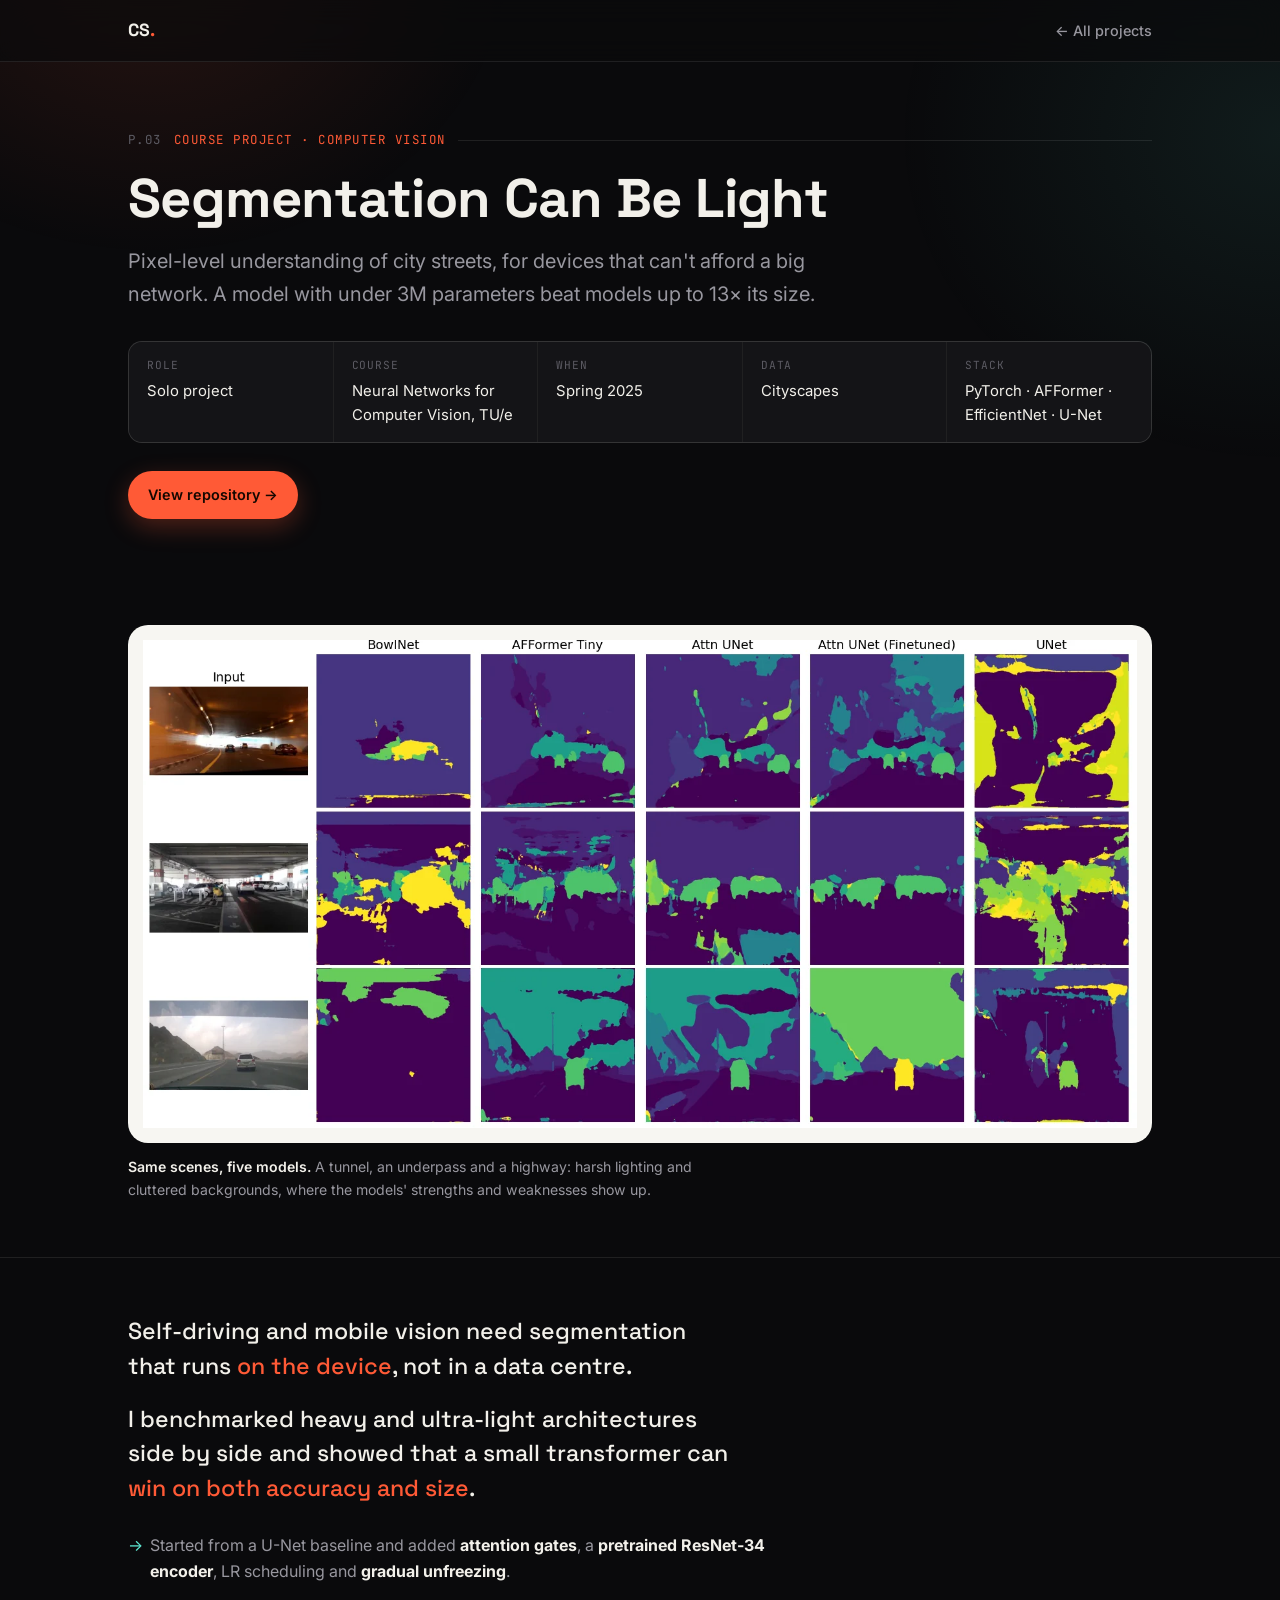
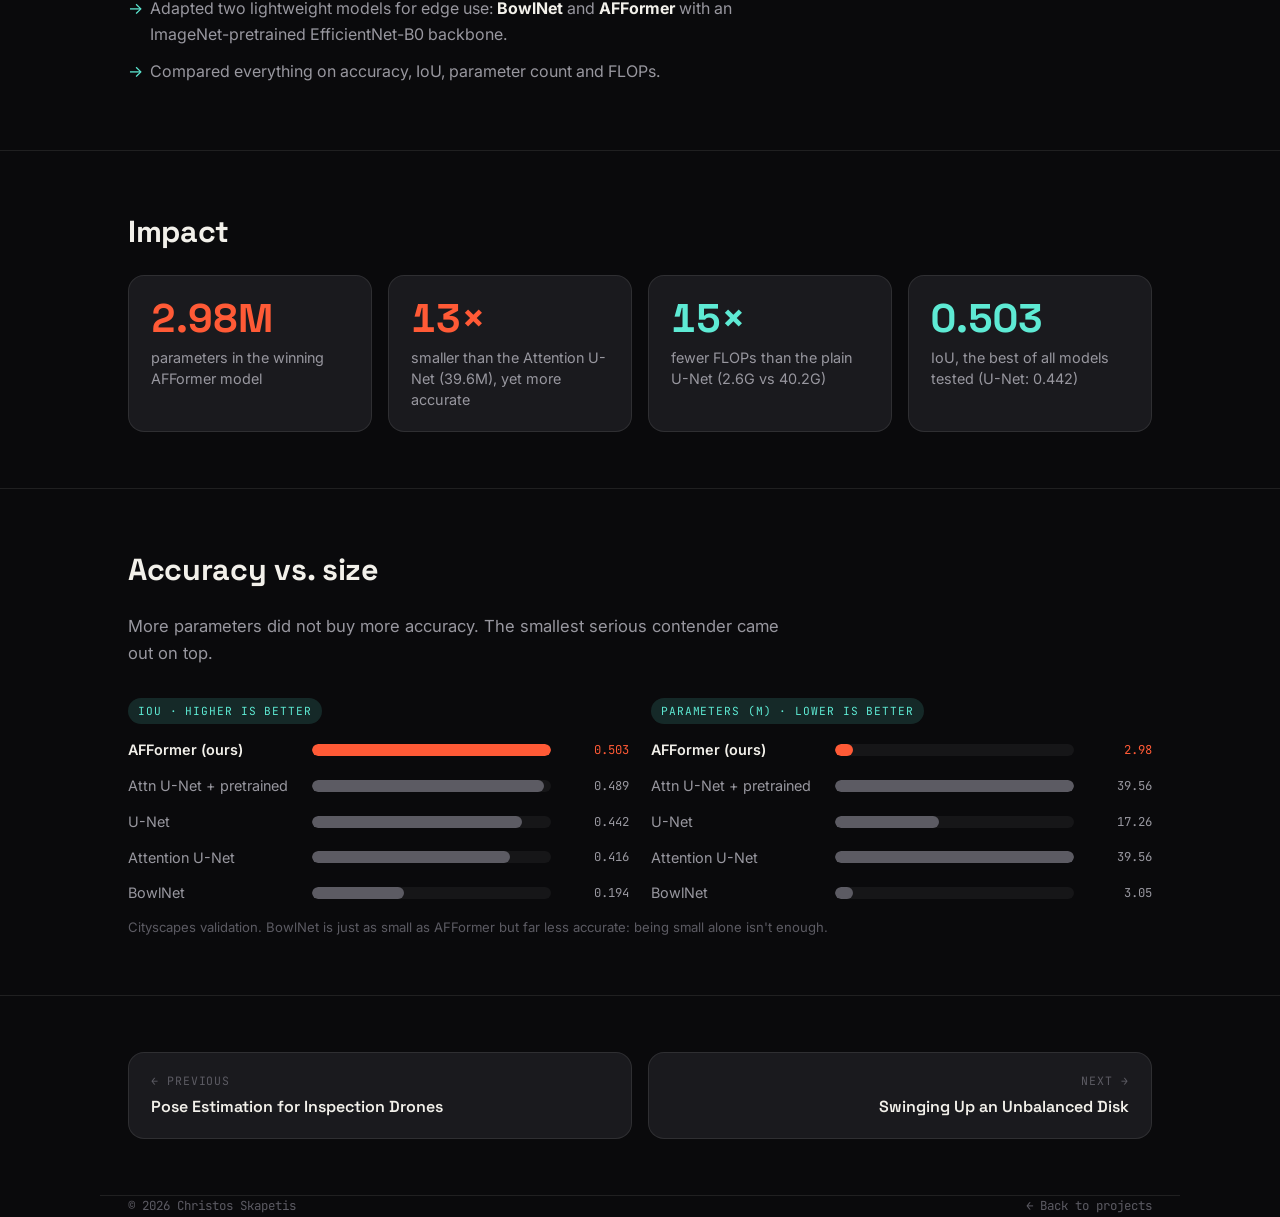
<file: projects/edge-segmentation.html>
<!DOCTYPE html>
<html lang="en">
<head>
    <meta charset="UTF-8">
    <meta name="viewport" content="width=device-width, initial-scale=1.0">
    <title>Segmentation Can Be Light | Christos Skapetis</title>
    <meta name="description" content="Efficient semantic segmentation for edge devices on Cityscapes: an AFFormer + EfficientNet-B0 model with under 3M parameters beat a U-Net and an Attention U-Net that are 6–13× larger.">
    <meta name="author" content="Christos Skapetis">
    <link rel="canonical" href="https://skapis9999.github.io/projects/edge-segmentation.html">
    <meta property="og:type" content="article">
    <meta property="og:site_name" content="Christos Skapetis">
    <meta property="og:title" content="Segmentation Can Be Light: Efficient Semantic Segmentation for Edge Devices">
    <meta property="og:description" content="A sub-3M-parameter model that beats networks 13× its size on Cityscapes.">
    <meta property="og:url" content="https://skapis9999.github.io/projects/edge-segmentation.html">
    <meta property="og:image" content="https://skapis9999.github.io/images/projects/edge-segmentation/comparison.webp">
    <meta name="theme-color" content="#0a0a0c">
    <link rel="icon" href="../favicon.svg" type="image/svg+xml">
    <link rel="apple-touch-icon" href="../apple-touch-icon.png">
    <link rel="preconnect" href="https://fonts.googleapis.com">
    <link rel="preconnect" href="https://fonts.gstatic.com" crossorigin>
    <link href="https://fonts.googleapis.com/css2?family=Space+Grotesk:wght@500;600;700&family=Inter:wght@400;500;600&family=JetBrains+Mono:wght@400;500&display=swap" rel="stylesheet">
    <link rel="stylesheet" href="../assets/project.css">
    <noscript><style>.reveal { opacity: 1 !important; transform: none !important; }</style></noscript>
</head>
<body>

<nav>
    <div class="nav-inner">
        <a href="../index.html" class="brand">CS<span class="dot">.</span></a>
        <a href="../index.html#projects" class="back-link">← All projects</a>
    </div>
</nav>

<header class="p-hero">
    <div class="wrap">
        <div class="kicker"><span class="num">P.03</span> Course project · Computer Vision <span class="rule"></span></div>
        <h1>Segmentation Can Be Light</h1>
        <p class="tagline">Pixel-level understanding of city streets, for devices that can't afford a big network. A model with under 3M parameters beat models up to 13× its size.</p>
        <dl class="meta-grid">
            <div><dt>Role</dt><dd>Solo project</dd></div>
            <div><dt>Course</dt><dd>Neural Networks for Computer Vision, TU/e</dd></div>
            <div><dt>When</dt><dd>Spring 2025</dd></div>
            <div><dt>Data</dt><dd>Cityscapes</dd></div>
            <div><dt>Stack</dt><dd>PyTorch · AFFormer · EfficientNet · U-Net</dd></div>
        </dl>
        <div class="link-row">
            <a class="btn btn-primary" href="https://github.com/Skapis9999/5LSM0_Neural_networks_for_computer_vision/tree/main/Final%20assignment" target="_blank" rel="noopener">View repository →</a>
        </div>
    </div>
</header>

<section class="p-section">
    <div class="wrap">
        <figure class="figure hero-figure reveal">
            <div class="frame paper"><img src="../images/projects/edge-segmentation/comparison.webp" alt="Grid of segmentation outputs for three road scenes across BowlNet, AFFormer Tiny, Attention U-Net, fine-tuned Attention U-Net and U-Net" width="1536" height="754"></div>
            <figcaption><b>Same scenes, five models.</b> A tunnel, an underpass and a highway: harsh lighting and cluttered backgrounds, where the models' strengths and weaknesses show up.</figcaption>
        </figure>
    </div>
</section>

<section class="p-section">
    <div class="wrap">
        <div class="summary reveal">
            <p>Self-driving and mobile vision need segmentation that runs <em>on the device</em>, not in a data centre.</p>
            <p>I benchmarked heavy and ultra-light architectures side by side and showed that a small transformer can <em>win on both accuracy and size</em>.</p>
        </div>
        <ul class="did-list reveal">
            <li>Started from a U-Net baseline and added <strong>attention gates</strong>, a <strong>pretrained ResNet-34 encoder</strong>, LR scheduling and <strong>gradual unfreezing</strong>.</li>
            <li>Adapted two lightweight models for edge use: <strong>BowlNet</strong> and <strong>AFFormer</strong> with an ImageNet-pretrained EfficientNet-B0 backbone.</li>
            <li>Compared everything on accuracy, IoU, parameter count and FLOPs.</li>
        </ul>
    </div>
</section>

<section class="p-section">
    <div class="wrap">
        <h2 class="reveal">Impact</h2>
        <div class="stats reveal">
            <div class="stat"><div class="value">2.98M</div><div class="label">parameters in the winning AFFormer model</div></div>
            <div class="stat"><div class="value">13×</div><div class="label">smaller than the Attention U-Net (39.6M), yet more accurate</div></div>
            <div class="stat teal"><div class="value">15×</div><div class="label">fewer FLOPs than the plain U-Net (2.6G vs 40.2G)</div></div>
            <div class="stat teal"><div class="value">0.503</div><div class="label">IoU, the best of all models tested (U-Net: 0.442)</div></div>
        </div>
    </div>
</section>

<section class="p-section">
    <div class="wrap">
        <h2 class="reveal">Accuracy vs. size</h2>
        <p class="lede reveal">More parameters did not buy more accuracy. The smallest serious contender came out on top.</p>
        <div class="fig-grid two">
            <div class="reveal">
                <span class="depth-tag">IoU · higher is better</span>
                <div class="bars">
                    <div class="bar-row best"><span class="name">AFFormer (ours)</span><div class="bar-track"><div class="bar-fill" style="width:100%"></div></div><span class="val">0.503</span></div>
                    <div class="bar-row"><span class="name">Attn U-Net + pretrained</span><div class="bar-track"><div class="bar-fill" style="width:97.1%"></div></div><span class="val">0.489</span></div>
                    <div class="bar-row"><span class="name">U-Net</span><div class="bar-track"><div class="bar-fill" style="width:87.8%"></div></div><span class="val">0.442</span></div>
                    <div class="bar-row"><span class="name">Attention U-Net</span><div class="bar-track"><div class="bar-fill" style="width:82.7%"></div></div><span class="val">0.416</span></div>
                    <div class="bar-row"><span class="name">BowlNet</span><div class="bar-track"><div class="bar-fill" style="width:38.6%"></div></div><span class="val">0.194</span></div>
                </div>
            </div>
            <div class="reveal">
                <span class="depth-tag">Parameters (M) · lower is better</span>
                <div class="bars">
                    <div class="bar-row best"><span class="name">AFFormer (ours)</span><div class="bar-track"><div class="bar-fill" style="width:7.5%"></div></div><span class="val">2.98</span></div>
                    <div class="bar-row"><span class="name">Attn U-Net + pretrained</span><div class="bar-track"><div class="bar-fill" style="width:100%"></div></div><span class="val">39.56</span></div>
                    <div class="bar-row"><span class="name">U-Net</span><div class="bar-track"><div class="bar-fill" style="width:43.6%"></div></div><span class="val">17.26</span></div>
                    <div class="bar-row"><span class="name">Attention U-Net</span><div class="bar-track"><div class="bar-fill" style="width:100%"></div></div><span class="val">39.56</span></div>
                    <div class="bar-row"><span class="name">BowlNet</span><div class="bar-track"><div class="bar-fill" style="width:7.7%"></div></div><span class="val">3.05</span></div>
                </div>
            </div>
        </div>
        <p class="bars-note reveal">Cityscapes validation. BowlNet is just as small as AFFormer but far less accurate: being small alone isn't enough.</p>
    </div>
</section>

<section class="p-section">
    <div class="wrap">
        <div class="pager">
            <a href="spectx-pose.html" class="prev"><div class="dir">← Previous</div><div class="t">Pose Estimation for Inspection Drones</div></a>
            <a href="unbalanced-disk.html" class="next"><div class="dir">Next →</div><div class="t">Swinging Up an Unbalanced Disk</div></a>
        </div>
    </div>
</section>

<footer class="wrap">
    <span>© 2026 Christos Skapetis</span>
    <span><a href="../index.html#projects">← Back to projects</a></span>
</footer>

<script src="../assets/project.js"></script>
</body>
</html>
</file>
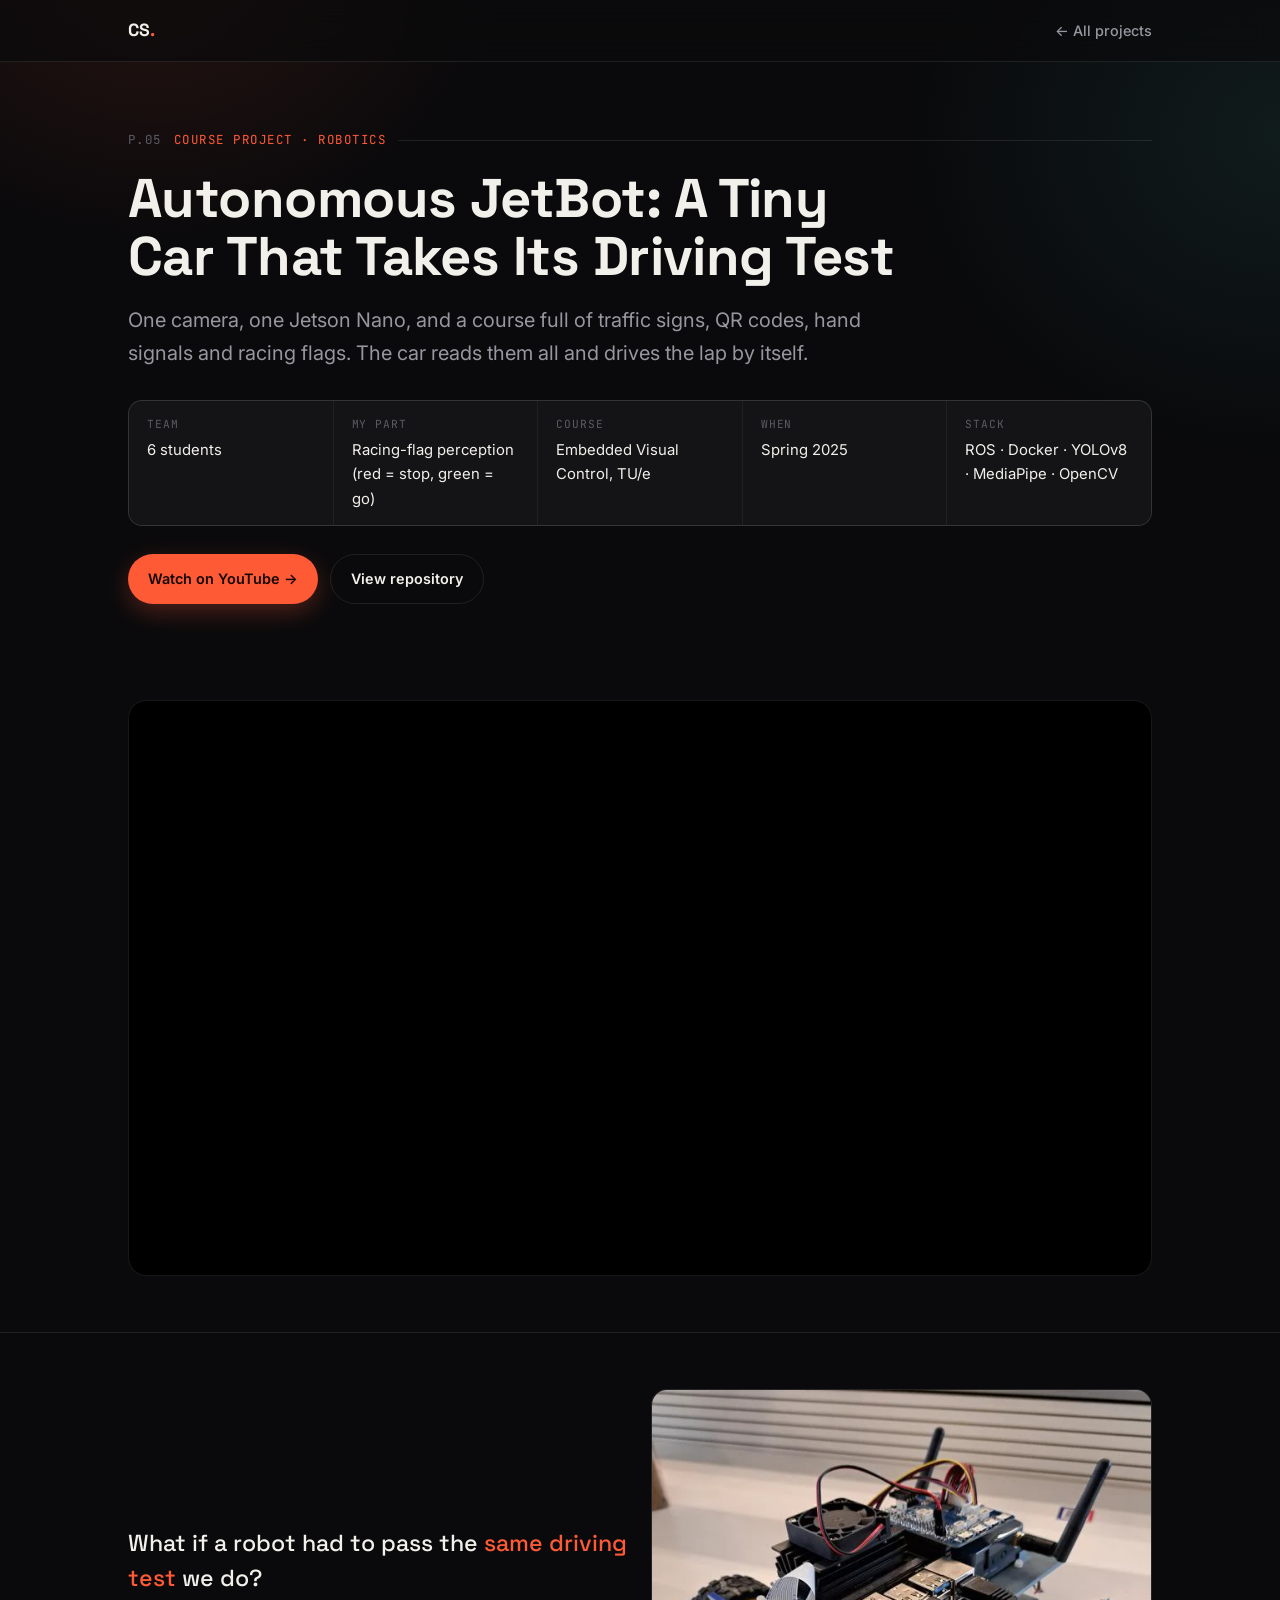
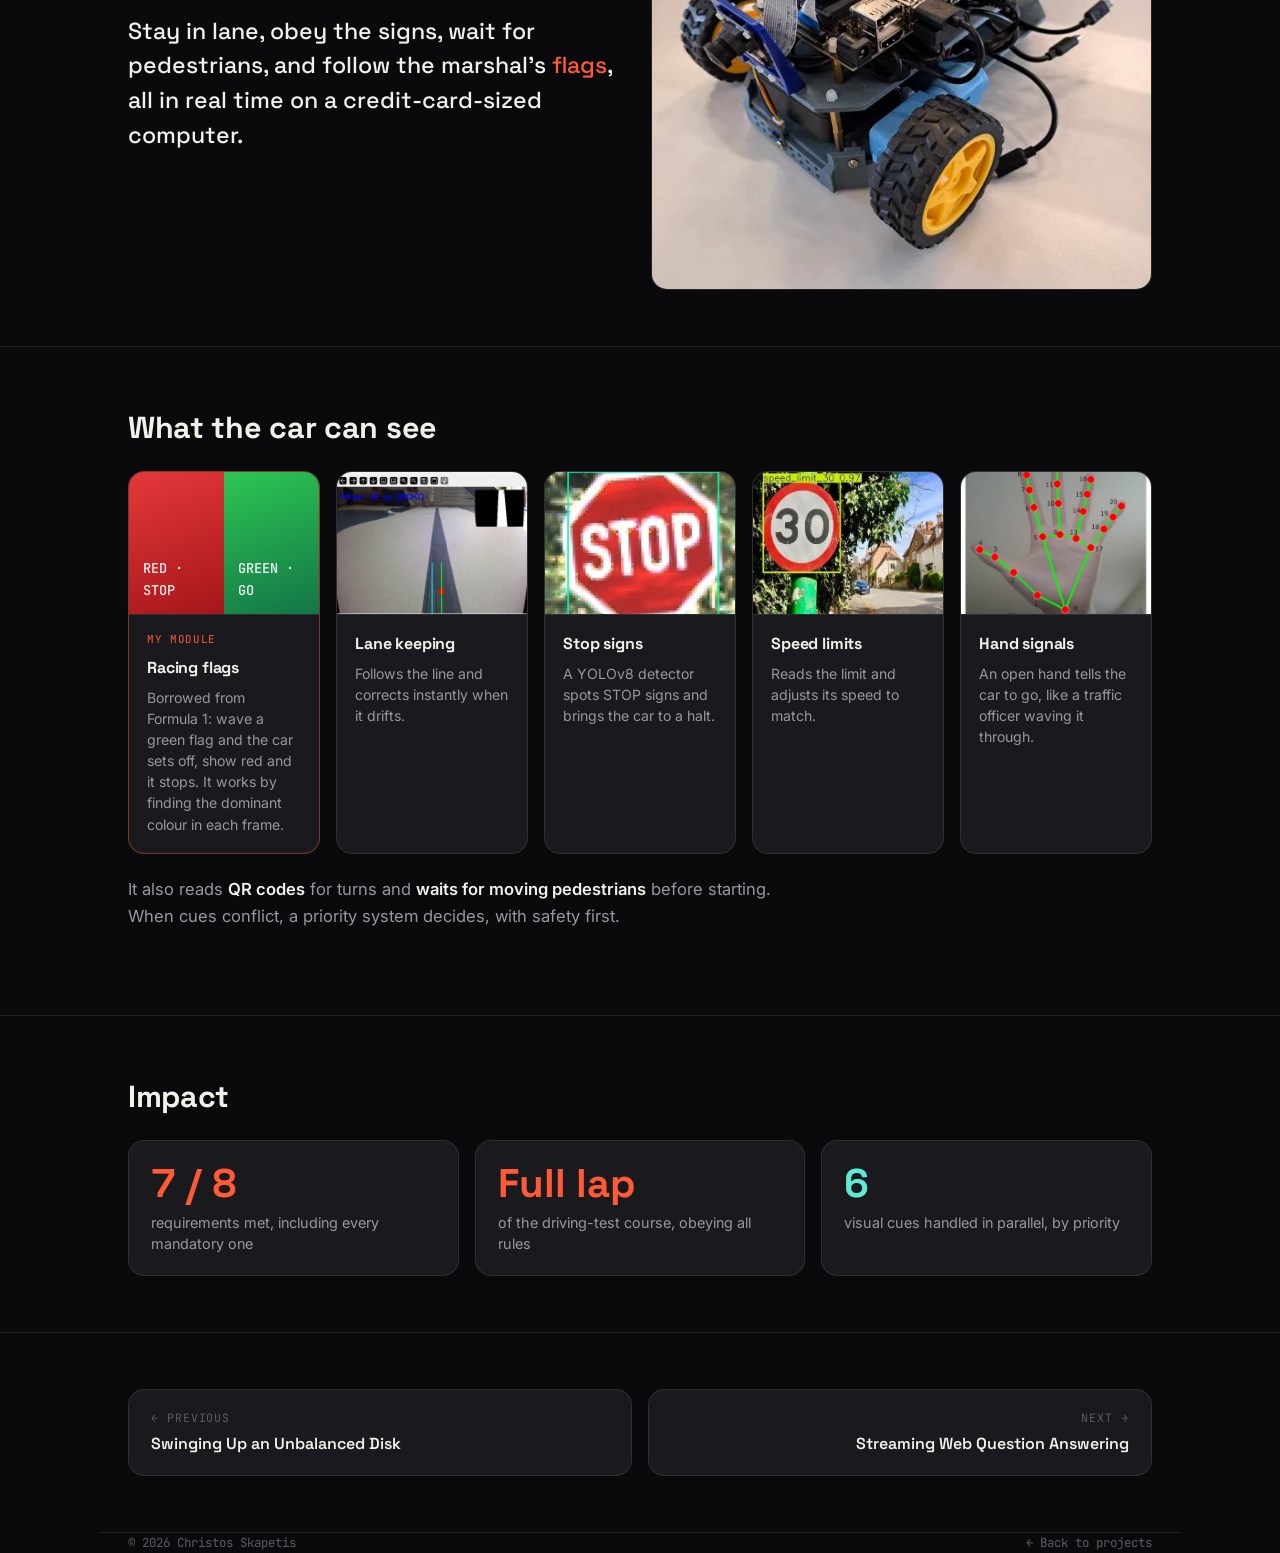
<file: projects/jetbot.html>
<!DOCTYPE html>
<html lang="en">
<head>
    <meta charset="UTF-8">
    <meta name="viewport" content="width=device-width, initial-scale=1.0">
    <title>Autonomous JetBot | Christos Skapetis</title>
    <meta name="description" content="A small self-driving car on an NVIDIA Jetson Nano that takes a driving test: it follows lanes, reads traffic signs and QR codes, obeys hand gestures and racing flags, and waits for pedestrians.">
    <meta name="author" content="Christos Skapetis">
    <link rel="canonical" href="https://skapis9999.github.io/projects/jetbot.html">
    <meta property="og:type" content="article">
    <meta property="og:site_name" content="Christos Skapetis">
    <meta property="og:title" content="Autonomous JetBot: A Tiny Car That Takes Its Driving Test">
    <meta property="og:description" content="Lanes, traffic signs, QR codes, hand gestures and racing flags, all read by one camera on a Jetson Nano.">
    <meta property="og:url" content="https://skapis9999.github.io/projects/jetbot.html">
    <meta property="og:image" content="https://skapis9999.github.io/images/projects/jetbot/jetbot.webp">
    <meta name="theme-color" content="#0a0a0c">
    <link rel="icon" href="../favicon.svg" type="image/svg+xml">
    <link rel="apple-touch-icon" href="../apple-touch-icon.png">
    <link rel="preconnect" href="https://fonts.googleapis.com">
    <link rel="preconnect" href="https://fonts.gstatic.com" crossorigin>
    <link href="https://fonts.googleapis.com/css2?family=Space+Grotesk:wght@500;600;700&family=Inter:wght@400;500;600&family=JetBrains+Mono:wght@400;500&display=swap" rel="stylesheet">
    <link rel="stylesheet" href="../assets/project.css">
    <noscript><style>.reveal { opacity: 1 !important; transform: none !important; }</style></noscript>
</head>
<body>

<nav>
    <div class="nav-inner">
        <a href="../index.html" class="brand">CS<span class="dot">.</span></a>
        <a href="../index.html#projects" class="back-link">← All projects</a>
    </div>
</nav>

<header class="p-hero">
    <div class="wrap">
        <div class="kicker"><span class="num">P.05</span> Course project · Robotics <span class="rule"></span></div>
        <h1>Autonomous JetBot: A Tiny Car That Takes Its Driving Test</h1>
        <p class="tagline">One camera, one Jetson Nano, and a course full of traffic signs, QR codes, hand signals and racing flags. The car reads them all and drives the lap by itself.</p>
        <dl class="meta-grid">
            <div><dt>Team</dt><dd>6 students</dd></div>
            <div><dt>My part</dt><dd>Racing-flag perception (red = stop, green = go)</dd></div>
            <div><dt>Course</dt><dd>Embedded Visual Control, TU/e</dd></div>
            <div><dt>When</dt><dd>Spring 2025</dd></div>
            <div><dt>Stack</dt><dd>ROS · Docker · YOLOv8 · MediaPipe · OpenCV</dd></div>
        </dl>
        <div class="link-row">
            <a class="btn btn-primary" href="https://www.youtube.com/watch?v=mwIgQCaTrQU" target="_blank" rel="noopener">Watch on YouTube →</a>
            <a class="btn btn-ghost" href="https://github.com/GeorgiaCh96/EVC_final_project" target="_blank" rel="noopener">View repository</a>
        </div>
    </div>
</header>

<section class="p-section">
    <div class="wrap">
        <div class="embed reveal">
            <iframe src="https://www.youtube-nocookie.com/embed/mwIgQCaTrQU" title="Autonomous JetBot demo video" loading="lazy" referrerpolicy="strict-origin-when-cross-origin" allow="accelerometer; encrypted-media; gyroscope; picture-in-picture; fullscreen" allowfullscreen></iframe>
        </div>
    </div>
</section>

<section class="p-section">
    <div class="wrap">
        <div class="fig-grid two" style="align-items:center">
            <div class="summary reveal">
                <p>What if a robot had to pass the <em>same driving test</em> we do?</p>
                <p>Stay in lane, obey the signs, wait for pedestrians, and follow the marshal's <em>flags</em>, all in real time on a credit-card-sized computer.</p>
            </div>
            <figure class="figure reveal">
                <div class="frame"><img src="../images/projects/jetbot/jetbot.webp" alt="The JetBot: a small wheeled robot with a camera and an NVIDIA Jetson Nano" width="599" height="599"></div>
            </figure>
        </div>
    </div>
</section>

<section class="p-section">
    <div class="wrap">
        <h2 class="reveal">What the car can see</h2>
        <div class="tiles">
            <div class="tile mine reveal">
                <div class="flags" aria-hidden="true"><span class="red">RED · STOP</span><span class="green">GREEN · GO</span></div>
                <div class="tile-body"><span class="mine-tag">My module</span><h3>Racing flags</h3><p>Borrowed from Formula&nbsp;1: wave a green flag and the car sets off, show red and it stops. It works by finding the dominant colour in each frame.</p></div>
            </div>
            <div class="tile reveal">
                <img src="../images/projects/jetbot/line-tracking.webp" alt="Camera view of the robot following a dark lane line" loading="lazy" width="900" height="725">
                <div class="tile-body"><h3>Lane keeping</h3><p>Follows the line and corrects instantly when it drifts.</p></div>
            </div>
            <div class="tile reveal">
                <img src="../images/projects/jetbot/stop-sign.webp" alt="STOP sign detected with 0.99 confidence" loading="lazy" width="416" height="416">
                <div class="tile-body"><h3>Stop signs</h3><p>A YOLOv8 detector spots STOP signs and brings the car to a halt.</p></div>
            </div>
            <div class="tile reveal">
                <img src="../images/projects/jetbot/speed-limit.webp" alt="Speed limit 30 sign detected with 0.97 confidence" loading="lazy" width="415" height="379">
                <div class="tile-body"><h3>Speed limits</h3><p>Reads the limit and adjusts its speed to match.</p></div>
            </div>
            <div class="tile reveal">
                <img src="../images/projects/jetbot/hand-landmarks.webp" alt="Open hand annotated with 21 tracked landmarks" loading="lazy" width="850" height="740">
                <div class="tile-body"><h3>Hand signals</h3><p>An open hand tells the car to go, like a traffic officer waving it through.</p></div>
            </div>
        </div>
        <p class="lede reveal" style="margin-top:22px">It also reads <strong>QR codes</strong> for turns and <strong>waits for moving pedestrians</strong> before starting. When cues conflict, a priority system decides, with safety first.</p>
    </div>
</section>

<section class="p-section">
    <div class="wrap">
        <h2 class="reveal">Impact</h2>
        <div class="stats reveal">
            <div class="stat"><div class="value">7 / 8</div><div class="label">requirements met, including every mandatory one</div></div>
            <div class="stat"><div class="value">Full lap</div><div class="label">of the driving-test course, obeying all rules</div></div>
            <div class="stat teal"><div class="value">6</div><div class="label">visual cues handled in parallel, by priority</div></div>
        </div>
    </div>
</section>

<section class="p-section">
    <div class="wrap">
        <div class="pager">
            <a href="unbalanced-disk.html" class="prev"><div class="dir">← Previous</div><div class="t">Swinging Up an Unbalanced Disk</div></a>
            <a href="streaming-qa.html" class="next"><div class="dir">Next →</div><div class="t">Streaming Web Question Answering</div></a>
        </div>
    </div>
</section>

<footer class="wrap">
    <span>© 2026 Christos Skapetis</span>
    <span><a href="../index.html#projects">← Back to projects</a></span>
</footer>

<script src="../assets/project.js"></script>
</body>
</html>
</file>
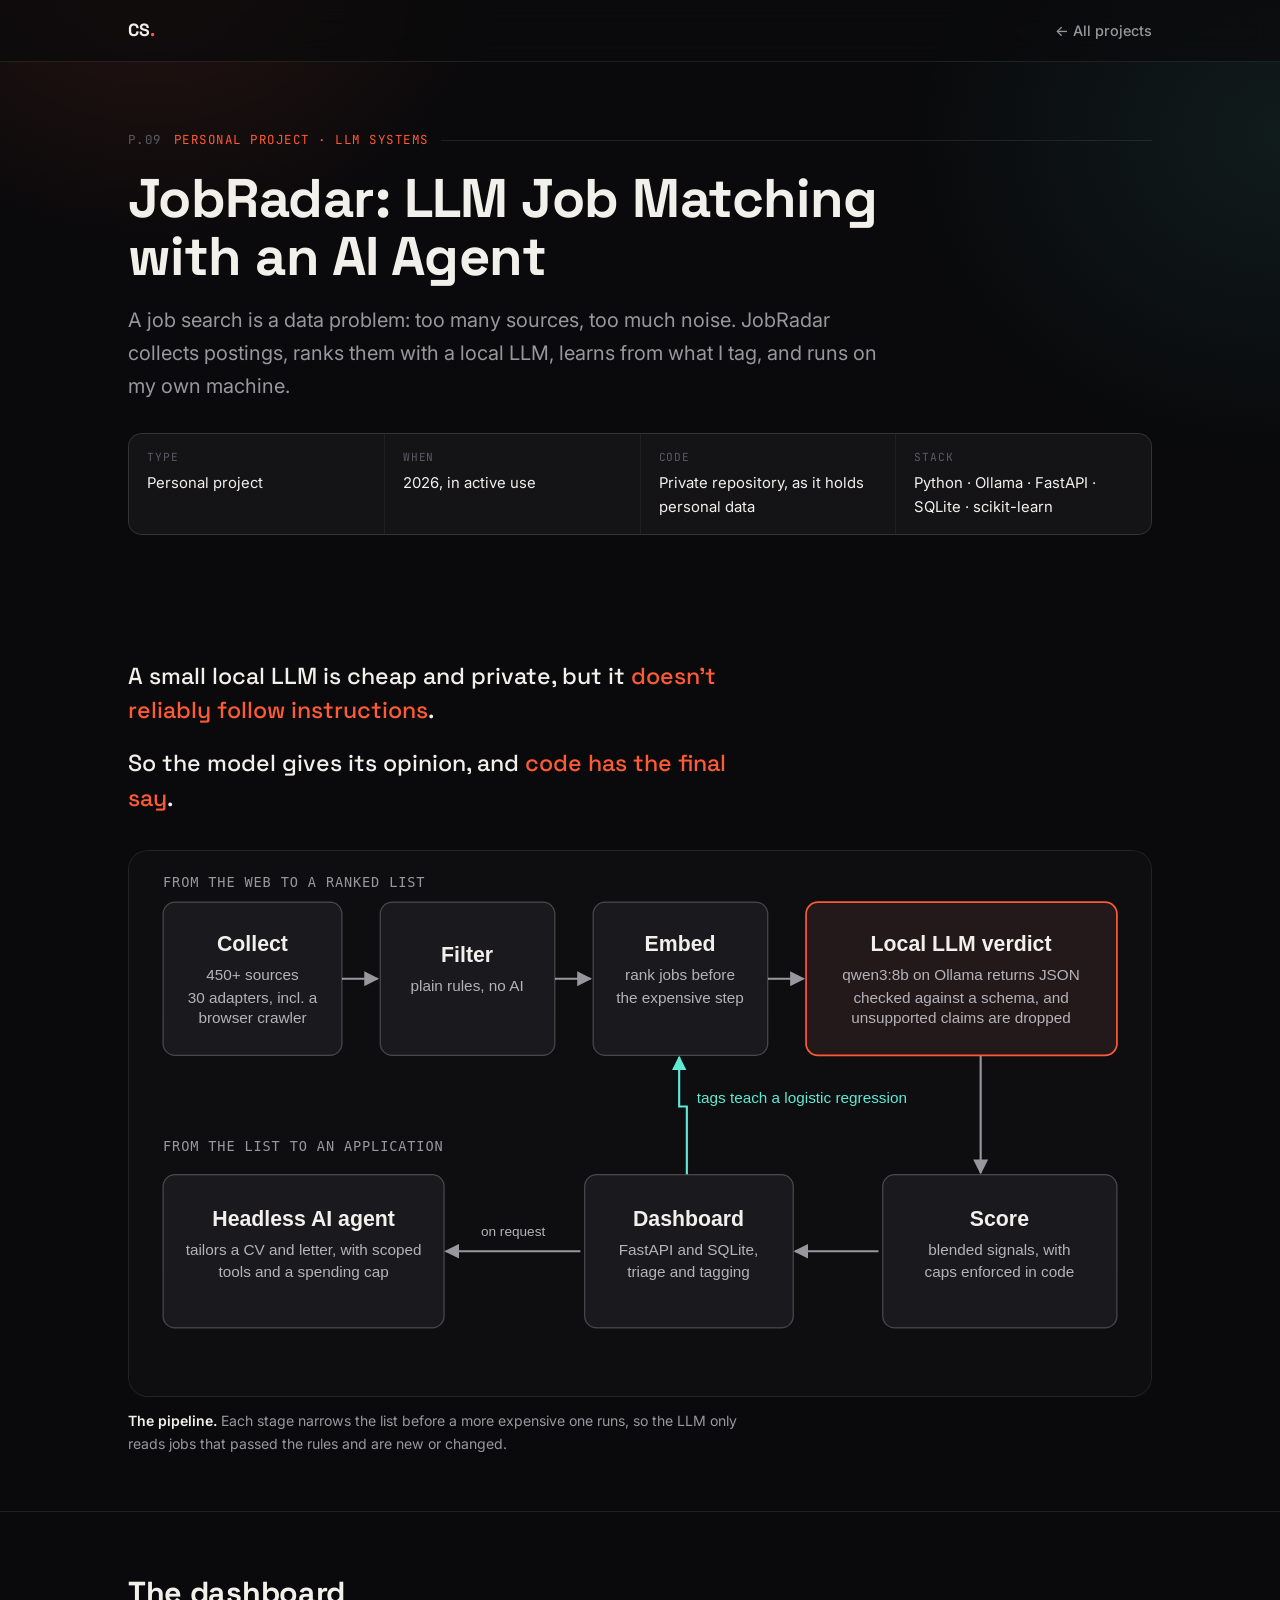
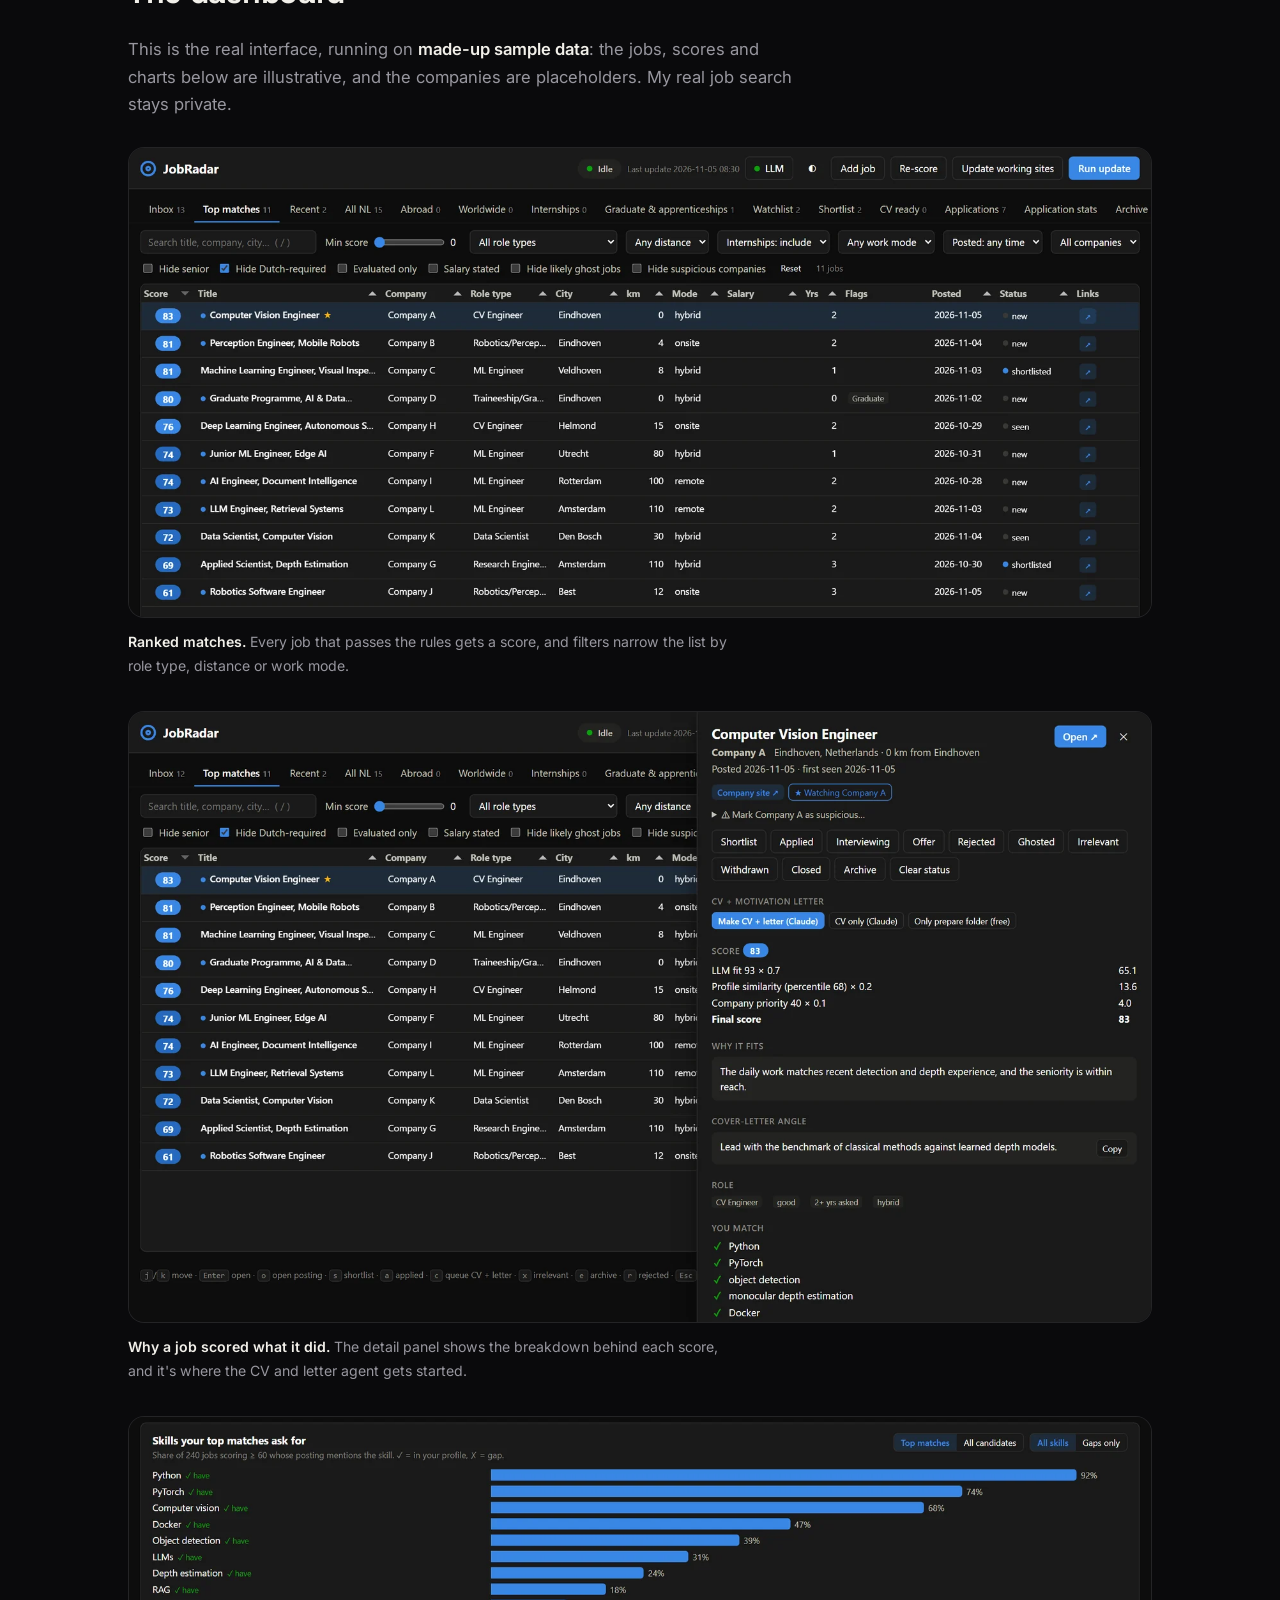
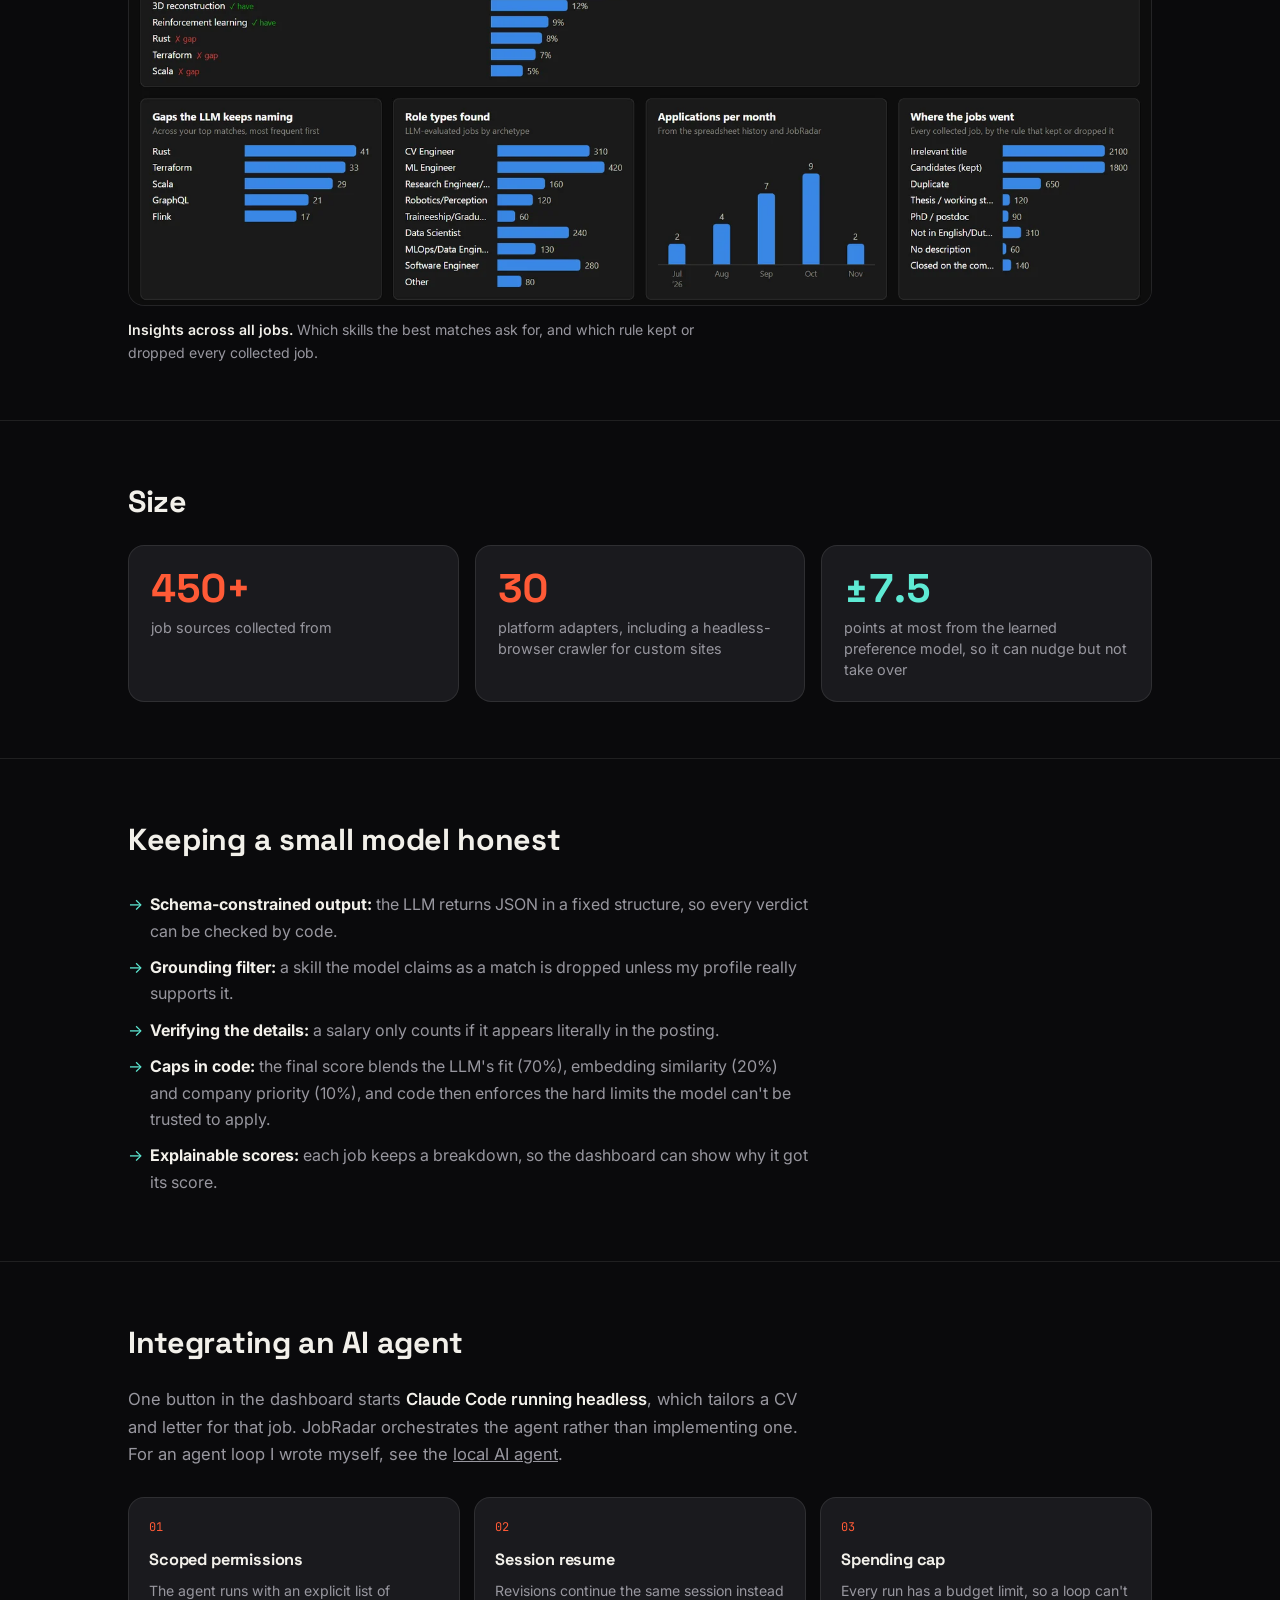
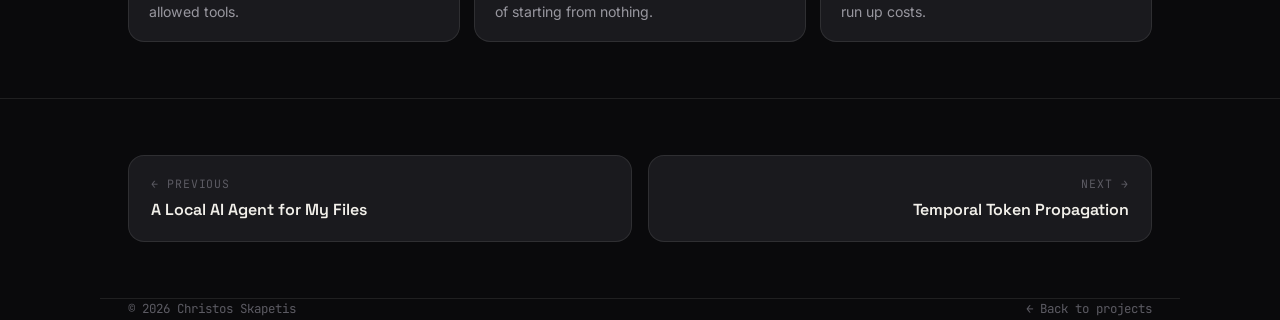
<file: projects/jobradar.html>
<!DOCTYPE html>
<html lang="en">
<head>
    <meta charset="UTF-8">
    <meta name="viewport" content="width=device-width, initial-scale=1.0">
    <title>JobRadar | Christos Skapetis</title>
    <meta name="description" content="A local pipeline that collects jobs from 450+ sources, ranks them with embeddings and a local LLM, learns from my tags, and integrates a headless AI agent.">
    <meta name="author" content="Christos Skapetis">
    <link rel="canonical" href="https://skapis9999.github.io/projects/jobradar.html">
    <meta property="og:type" content="article">
    <meta property="og:site_name" content="Christos Skapetis">
    <meta property="og:title" content="JobRadar: LLM Job Matching with an AI Agent">
    <meta property="og:description" content="Collects jobs from 450+ sources, scores them with a local LLM, and hands the best ones to a headless AI agent.">
    <meta property="og:url" content="https://skapis9999.github.io/projects/jobradar.html">
    <meta property="og:image" content="https://skapis9999.github.io/og-image.png">
    <meta name="theme-color" content="#0a0a0c">
    <link rel="icon" href="../favicon.svg" type="image/svg+xml">
    <link rel="apple-touch-icon" href="../apple-touch-icon.png">
    <link rel="preconnect" href="https://fonts.googleapis.com">
    <link rel="preconnect" href="https://fonts.gstatic.com" crossorigin>
    <link href="https://fonts.googleapis.com/css2?family=Space+Grotesk:wght@500;600;700&family=Inter:wght@400;500;600&family=JetBrains+Mono:wght@400;500&display=swap" rel="stylesheet">
    <link rel="stylesheet" href="../assets/project.css">
    <noscript><style>.reveal { opacity: 1 !important; transform: none !important; }</style></noscript>
</head>
<body>

<nav>
    <div class="nav-inner">
        <a href="../index.html" class="brand">CS<span class="dot">.</span></a>
        <a href="../index.html#projects" class="back-link">← All projects</a>
    </div>
</nav>

<header class="p-hero">
    <div class="wrap">
        <div class="kicker"><span class="num">P.09</span> Personal project · LLM Systems <span class="rule"></span></div>
        <h1>JobRadar: LLM Job Matching with an AI Agent</h1>
        <p class="tagline">A job search is a data problem: too many sources, too much noise. JobRadar collects postings, ranks them with a local LLM, learns from what I tag, and runs on my own machine.</p>
        <dl class="meta-grid">
            <div><dt>Type</dt><dd>Personal project</dd></div>
            <div><dt>When</dt><dd>2026, in active use</dd></div>
            <div><dt>Code</dt><dd>Private repository, as it holds personal data</dd></div>
            <div><dt>Stack</dt><dd>Python · Ollama · FastAPI · SQLite · scikit-learn</dd></div>
        </dl>
    </div>
</header>

<section class="p-section">
    <div class="wrap">
        <div class="summary reveal">
            <p>A small local LLM is cheap and private, but it <em>doesn't reliably follow instructions</em>.</p>
            <p>So the model gives its opinion, and <em>code has the final say</em>.</p>
        </div>
        <figure class="figure hero-figure reveal" style="margin-top:34px">
            <div class="frame"><img src="../images/projects/jobradar/pipeline.svg" alt="Pipeline: jobs are collected, filtered, embedded and judged by a local LLM; code computes the score for a dashboard, where tags teach a preference model and a button starts a headless AI agent" width="1200" height="640"></div>
            <figcaption><b>The pipeline.</b> Each stage narrows the list before a more expensive one runs, so the LLM only reads jobs that passed the rules and are new or changed.</figcaption>
        </figure>
    </div>
</section>

<section class="p-section">
    <div class="wrap">
        <h2 class="reveal">The dashboard</h2>
        <p class="lede reveal">This is the real interface, running on <strong>made-up sample data</strong>: the jobs, scores and charts below are illustrative, and the companies are placeholders. My real job search stays private.</p>
        <div class="stack">
            <figure class="figure reveal">
                <div class="frame"><img src="../images/projects/jobradar/dashboard-matches.webp" alt="JobRadar's top matches table: jobs ranked by score with role type, city, distance, work mode and status, at placeholder companies" loading="lazy" width="1600" height="735"></div>
                <figcaption><b>Ranked matches.</b> Every job that passes the rules gets a score, and filters narrow the list by role type, distance or work mode.</figcaption>
            </figure>
            <figure class="figure reveal">
                <div class="frame"><img src="../images/projects/jobradar/dashboard-detail.webp" alt="A job's detail panel: the score breakdown, why it fits, a cover-letter angle and the skills that match, next to buttons that start the CV and letter agent" loading="lazy" width="1600" height="956"></div>
                <figcaption><b>Why a job scored what it did.</b> The detail panel shows the breakdown behind each score, and it's where the CV and letter agent gets started.</figcaption>
            </figure>
            <figure class="figure reveal">
                <div class="frame"><img src="../images/projects/jobradar/dashboard-insights.webp" alt="Insights view: bar charts of the skills top matches ask for, recurring gaps, role types found and where collected jobs were filtered out" loading="lazy" width="1600" height="764"></div>
                <figcaption><b>Insights across all jobs.</b> Which skills the best matches ask for, and which rule kept or dropped every collected job.</figcaption>
            </figure>
        </div>
    </div>
</section>

<section class="p-section">
    <div class="wrap">
        <h2 class="reveal">Size</h2>
        <div class="stats reveal">
            <div class="stat"><div class="value">450+</div><div class="label">job sources collected from</div></div>
            <div class="stat"><div class="value">30</div><div class="label">platform adapters, including a headless-browser crawler for custom sites</div></div>
            <div class="stat teal"><div class="value">±7.5</div><div class="label">points at most from the learned preference model, so it can nudge but not take over</div></div>
        </div>
    </div>
</section>

<section class="p-section">
    <div class="wrap">
        <h2 class="reveal">Keeping a small model honest</h2>
        <ul class="did-list reveal">
            <li><strong>Schema-constrained output:</strong> the LLM returns JSON in a fixed structure, so every verdict can be checked by code.</li>
            <li><strong>Grounding filter:</strong> a skill the model claims as a match is dropped unless my profile really supports it.</li>
            <li><strong>Verifying the details:</strong> a salary only counts if it appears literally in the posting.</li>
            <li><strong>Caps in code:</strong> the final score blends the LLM's fit (70%), embedding similarity (20%) and company priority (10%), and code then enforces the hard limits the model can't be trusted to apply.</li>
            <li><strong>Explainable scores:</strong> each job keeps a breakdown, so the dashboard can show why it got its score.</li>
        </ul>
    </div>
</section>

<section class="p-section">
    <div class="wrap">
        <h2 class="reveal">Integrating an AI agent</h2>
        <p class="lede reveal">One button in the dashboard starts <strong>Claude Code running headless</strong>, which tailors a CV and letter for that job. JobRadar orchestrates the agent rather than implementing one. For an agent loop I wrote myself, see the <a href="local-agent.html">local AI agent</a>.</p>
        <div class="flow">
            <div class="step reveal"><h3>Scoped permissions</h3><p>The agent runs with an explicit list of allowed tools.</p></div>
            <div class="step reveal"><h3>Session resume</h3><p>Revisions continue the same session instead of starting from nothing.</p></div>
            <div class="step reveal"><h3>Spending cap</h3><p>Every run has a budget limit, so a loop can't run up costs.</p></div>
        </div>
    </div>
</section>

<section class="p-section">
    <div class="wrap">
        <div class="pager">
            <a href="local-agent.html" class="prev"><div class="dir">← Previous</div><div class="t">A Local AI Agent for My Files</div></a>
            <a href="ttp.html" class="next"><div class="dir">Next →</div><div class="t">Temporal Token Propagation</div></a>
        </div>
    </div>
</section>

<footer class="wrap">
    <span>© 2026 Christos Skapetis</span>
    <span><a href="../index.html#projects">← Back to projects</a></span>
</footer>

<script src="../assets/project.js"></script>
</body>
</html>
</file>
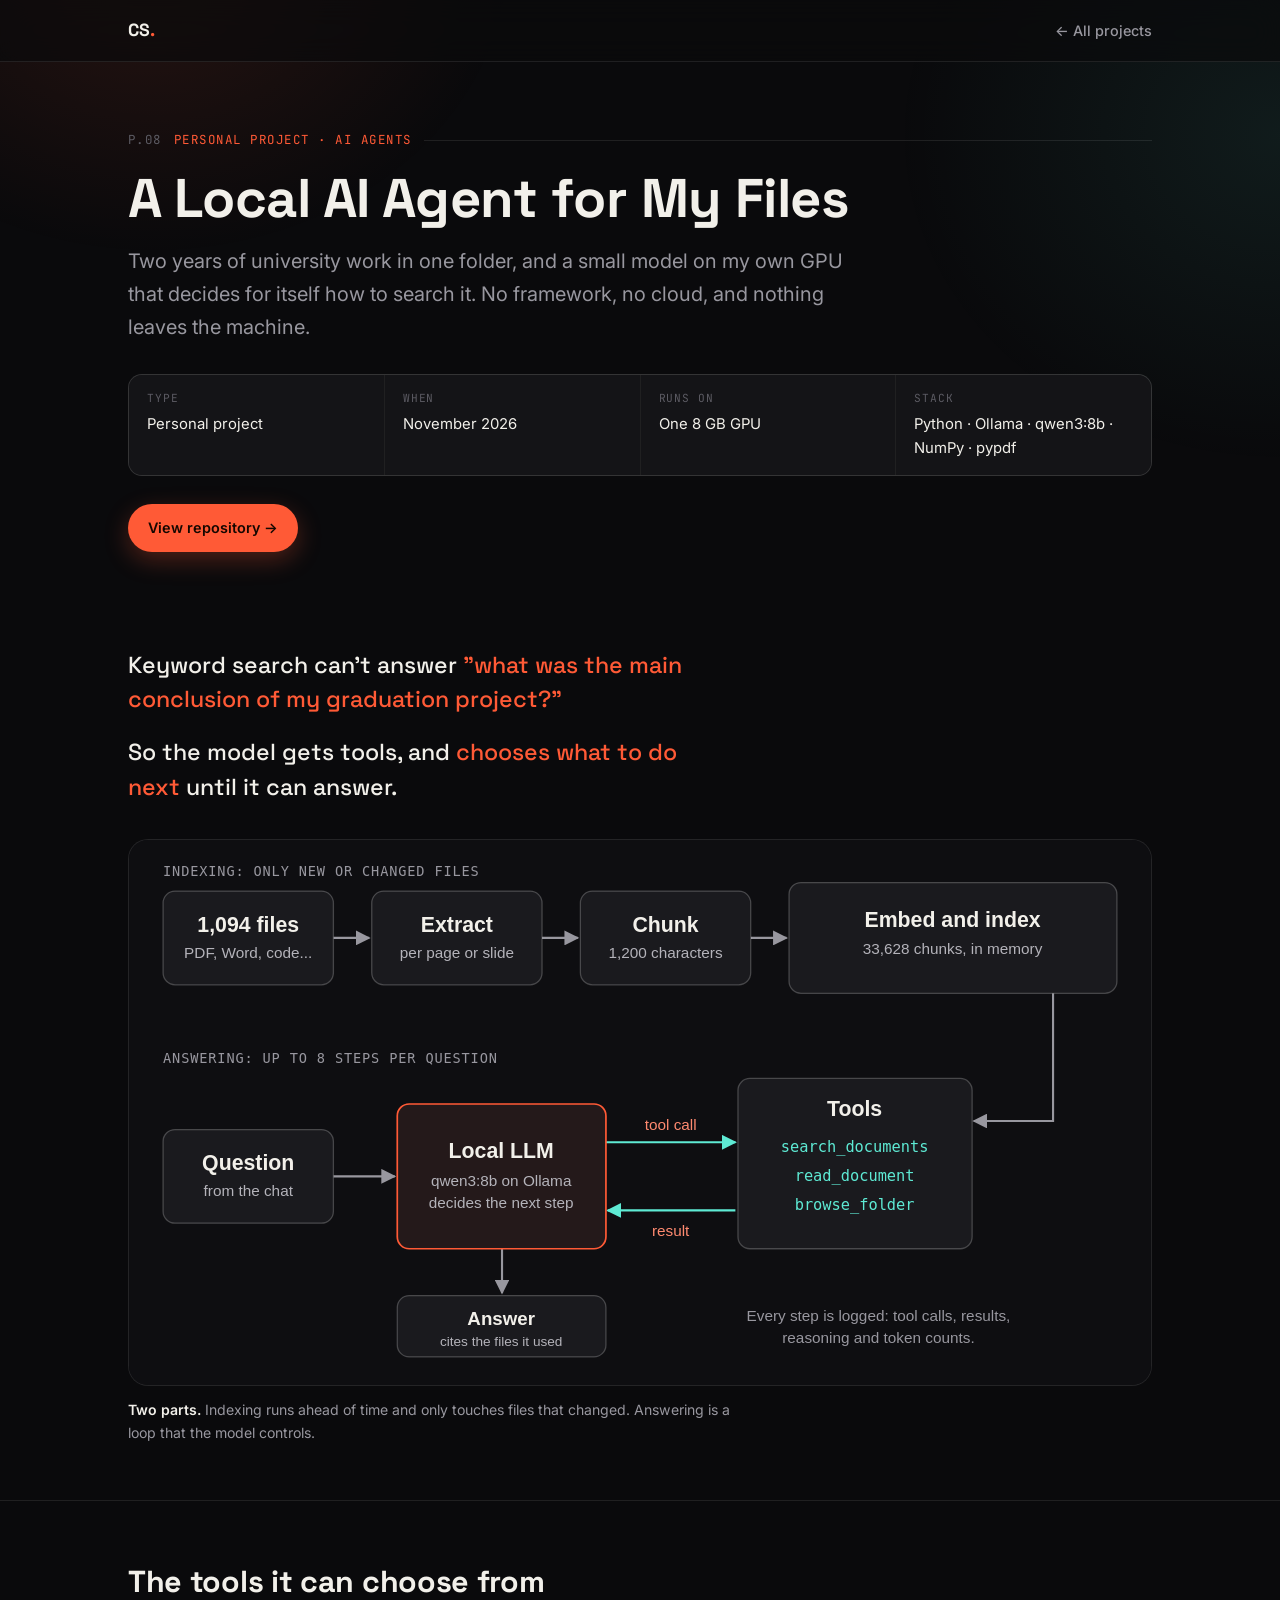
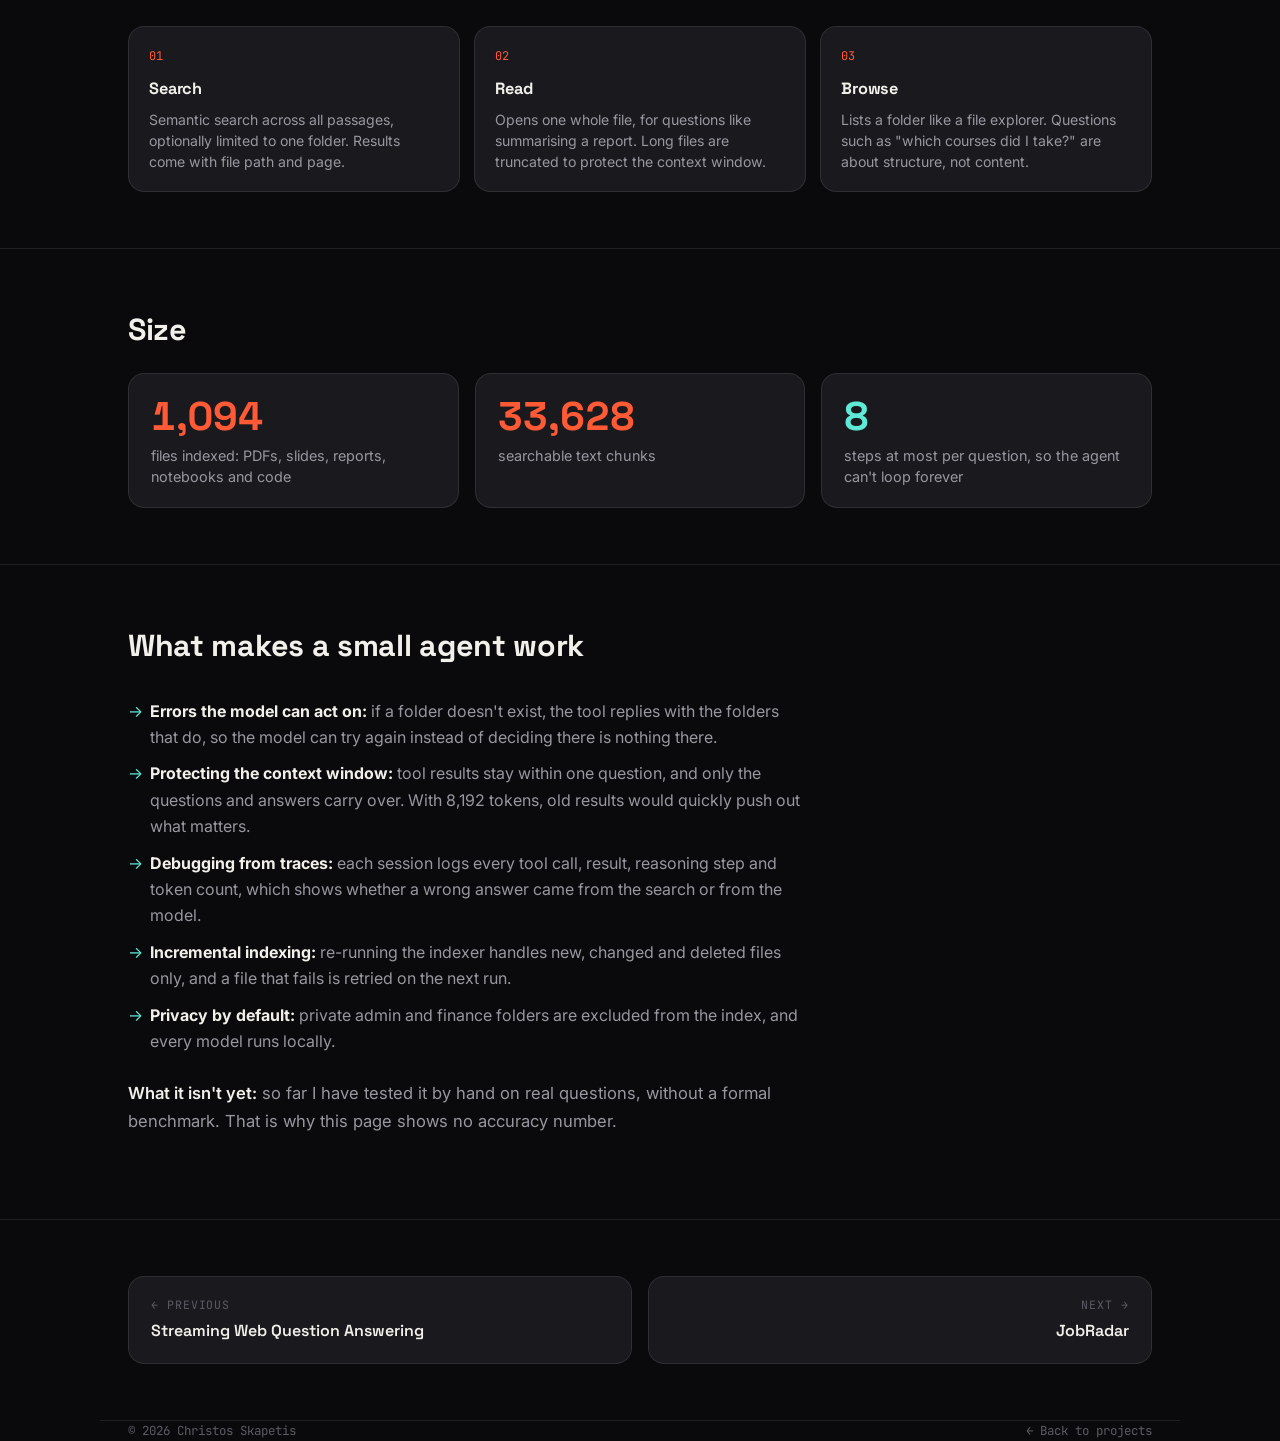
<file: projects/local-agent.html>
<!DOCTYPE html>
<html lang="en">
<head>
    <meta charset="UTF-8">
    <meta name="viewport" content="width=device-width, initial-scale=1.0">
    <title>A Local AI Agent for My Files | Christos Skapetis</title>
    <meta name="description" content="A tool-calling agent written from scratch on a local LLM. It searches, reads and browses 1,094 university files to answer questions, and nothing leaves the machine.">
    <meta name="author" content="Christos Skapetis">
    <link rel="canonical" href="https://skapis9999.github.io/projects/local-agent.html">
    <meta property="og:type" content="article">
    <meta property="og:site_name" content="Christos Skapetis">
    <meta property="og:title" content="A Local AI Agent for My Files">
    <meta property="og:description" content="A tool-calling agent written from scratch on a local LLM, answering questions over 1,094 files without anything leaving the machine.">
    <meta property="og:url" content="https://skapis9999.github.io/projects/local-agent.html">
    <meta property="og:image" content="https://skapis9999.github.io/og-image.png">
    <meta name="theme-color" content="#0a0a0c">
    <link rel="icon" href="../favicon.svg" type="image/svg+xml">
    <link rel="apple-touch-icon" href="../apple-touch-icon.png">
    <link rel="preconnect" href="https://fonts.googleapis.com">
    <link rel="preconnect" href="https://fonts.gstatic.com" crossorigin>
    <link href="https://fonts.googleapis.com/css2?family=Space+Grotesk:wght@500;600;700&family=Inter:wght@400;500;600&family=JetBrains+Mono:wght@400;500&display=swap" rel="stylesheet">
    <link rel="stylesheet" href="../assets/project.css">
    <noscript><style>.reveal { opacity: 1 !important; transform: none !important; }</style></noscript>
</head>
<body>

<nav>
    <div class="nav-inner">
        <a href="../index.html" class="brand">CS<span class="dot">.</span></a>
        <a href="../index.html#projects" class="back-link">← All projects</a>
    </div>
</nav>

<header class="p-hero">
    <div class="wrap">
        <div class="kicker"><span class="num">P.08</span> Personal project · AI Agents <span class="rule"></span></div>
        <h1>A Local AI Agent for My Files</h1>
        <p class="tagline">Two years of university work in one folder, and a small model on my own GPU that decides for itself how to search it. No framework, no cloud, and nothing leaves the machine.</p>
        <dl class="meta-grid">
            <div><dt>Type</dt><dd>Personal project</dd></div>
            <div><dt>When</dt><dd>November 2026</dd></div>
            <div><dt>Runs on</dt><dd>One 8 GB GPU</dd></div>
            <div><dt>Stack</dt><dd>Python · Ollama · qwen3:8b · NumPy · pypdf</dd></div>
        </dl>
        <div class="link-row">
            <a class="btn btn-primary" href="https://github.com/Skapis9999/local-file-agent" target="_blank" rel="noopener">View repository →</a>
        </div>
    </div>
</header>

<section class="p-section">
    <div class="wrap">
        <div class="summary reveal">
            <p>Keyword search can't answer <em>"what was the main conclusion of my graduation project?"</em></p>
            <p>So the model gets tools, and <em>chooses what to do next</em> until it can answer.</p>
        </div>
        <figure class="figure hero-figure reveal" style="margin-top:34px">
            <div class="frame"><img src="../images/projects/local-agent/agent-loop.svg" alt="Architecture: files are extracted, chunked and embedded into an index; for each question a local LLM calls search, read and browse tools in a loop, then answers and cites the files it used" width="1200" height="640"></div>
            <figcaption><b>Two parts.</b> Indexing runs ahead of time and only touches files that changed. Answering is a loop that the model controls.</figcaption>
        </figure>
    </div>
</section>

<section class="p-section">
    <div class="wrap">
        <h2 class="reveal">The tools it can choose from</h2>
        <div class="flow">
            <div class="step reveal"><h3>Search</h3><p>Semantic search across all passages, optionally limited to one folder. Results come with file path and page.</p></div>
            <div class="step reveal"><h3>Read</h3><p>Opens one whole file, for questions like summarising a report. Long files are truncated to protect the context window.</p></div>
            <div class="step reveal"><h3>Browse</h3><p>Lists a folder like a file explorer. Questions such as "which courses did I take?" are about structure, not content.</p></div>
        </div>
    </div>
</section>

<section class="p-section">
    <div class="wrap">
        <h2 class="reveal">Size</h2>
        <div class="stats reveal">
            <div class="stat"><div class="value">1,094</div><div class="label">files indexed: PDFs, slides, reports, notebooks and code</div></div>
            <div class="stat"><div class="value">33,628</div><div class="label">searchable text chunks</div></div>
            <div class="stat teal"><div class="value">8</div><div class="label">steps at most per question, so the agent can't loop forever</div></div>
        </div>
    </div>
</section>

<section class="p-section">
    <div class="wrap">
        <h2 class="reveal">What makes a small agent work</h2>
        <ul class="did-list reveal">
            <li><strong>Errors the model can act on:</strong> if a folder doesn't exist, the tool replies with the folders that do, so the model can try again instead of deciding there is nothing there.</li>
            <li><strong>Protecting the context window:</strong> tool results stay within one question, and only the questions and answers carry over. With 8,192 tokens, old results would quickly push out what matters.</li>
            <li><strong>Debugging from traces:</strong> each session logs every tool call, result, reasoning step and token count, which shows whether a wrong answer came from the search or from the model.</li>
            <li><strong>Incremental indexing:</strong> re-running the indexer handles new, changed and deleted files only, and a file that fails is retried on the next run.</li>
            <li><strong>Privacy by default:</strong> private admin and finance folders are excluded from the index, and every model runs locally.</li>
        </ul>
        <p class="lede reveal" style="margin-top:26px"><strong>What it isn't yet:</strong> so far I have tested it by hand on real questions, without a formal benchmark. That is why this page shows no accuracy number.</p>
    </div>
</section>

<section class="p-section">
    <div class="wrap">
        <div class="pager">
            <a href="streaming-qa.html" class="prev"><div class="dir">← Previous</div><div class="t">Streaming Web Question Answering</div></a>
            <a href="jobradar.html" class="next"><div class="dir">Next →</div><div class="t">JobRadar</div></a>
        </div>
    </div>
</section>

<footer class="wrap">
    <span>© 2026 Christos Skapetis</span>
    <span><a href="../index.html#projects">← Back to projects</a></span>
</footer>

<script src="../assets/project.js"></script>
</body>
</html>
</file>
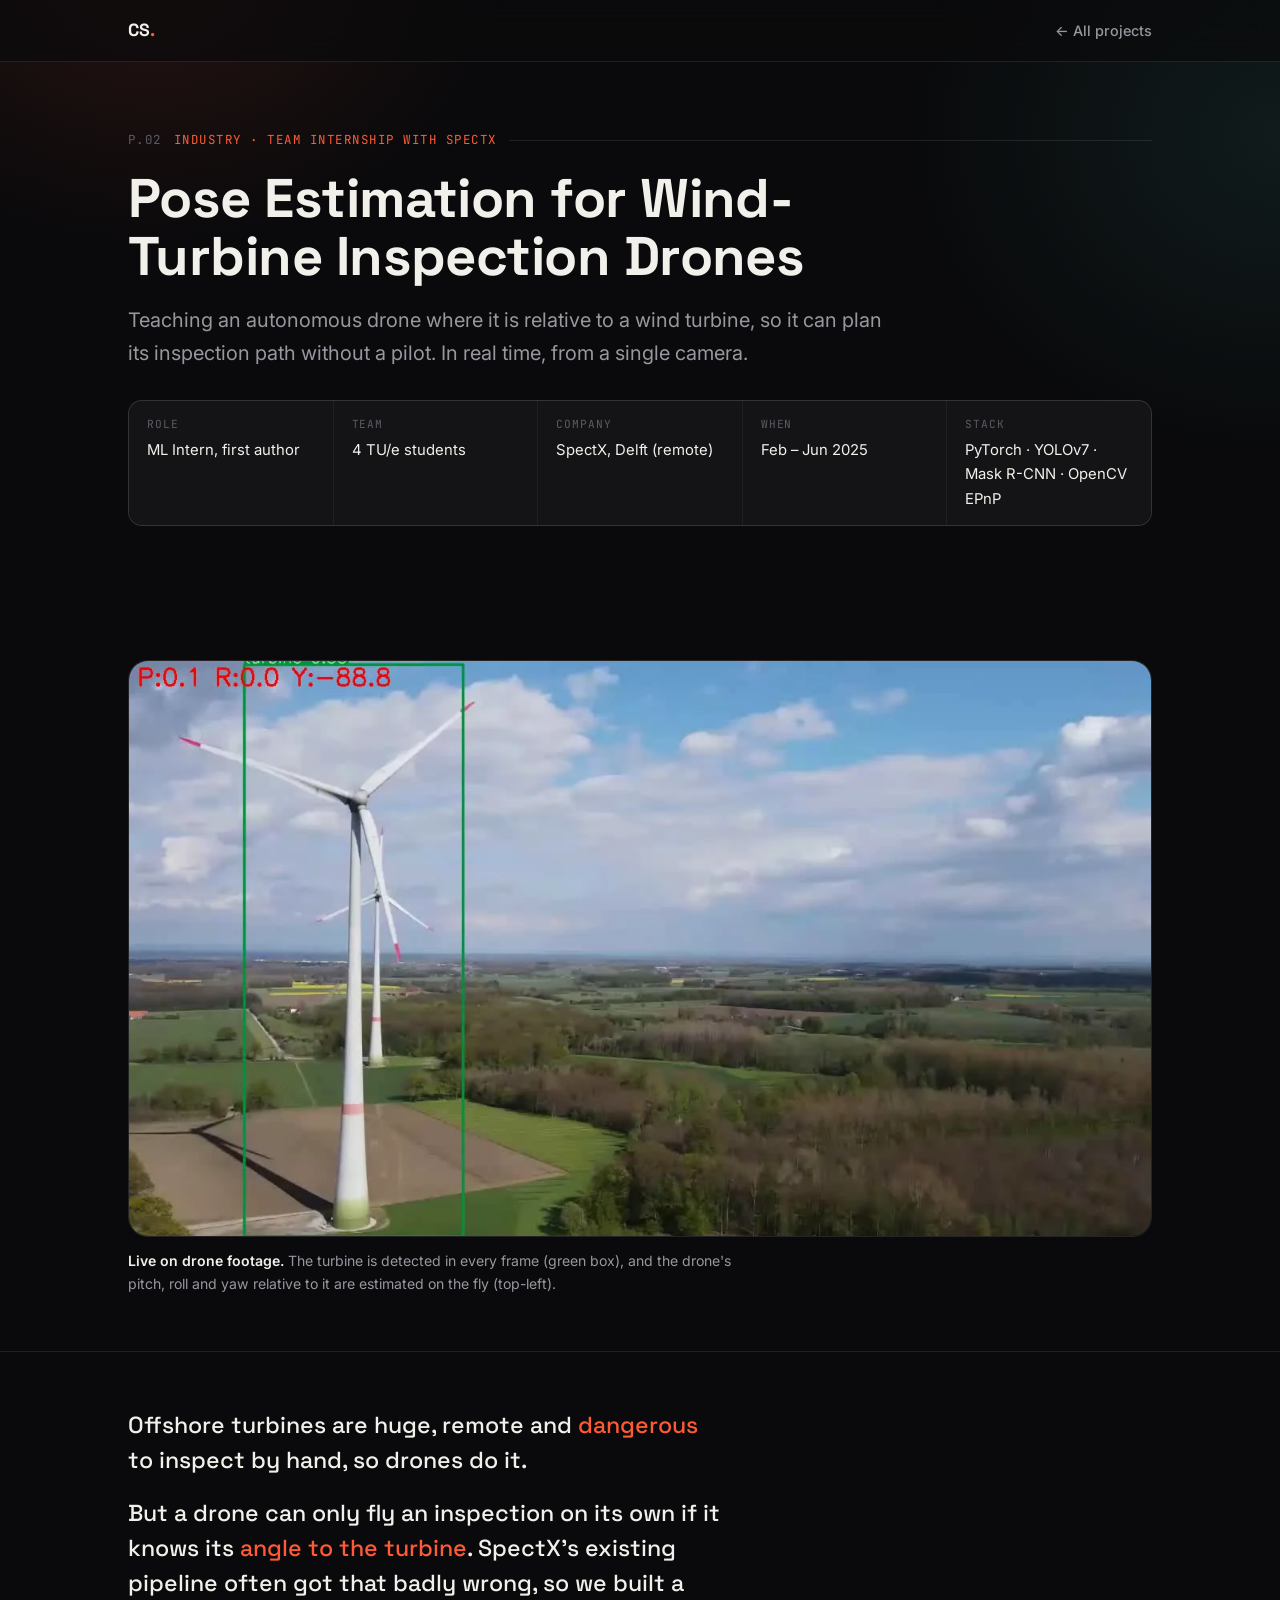
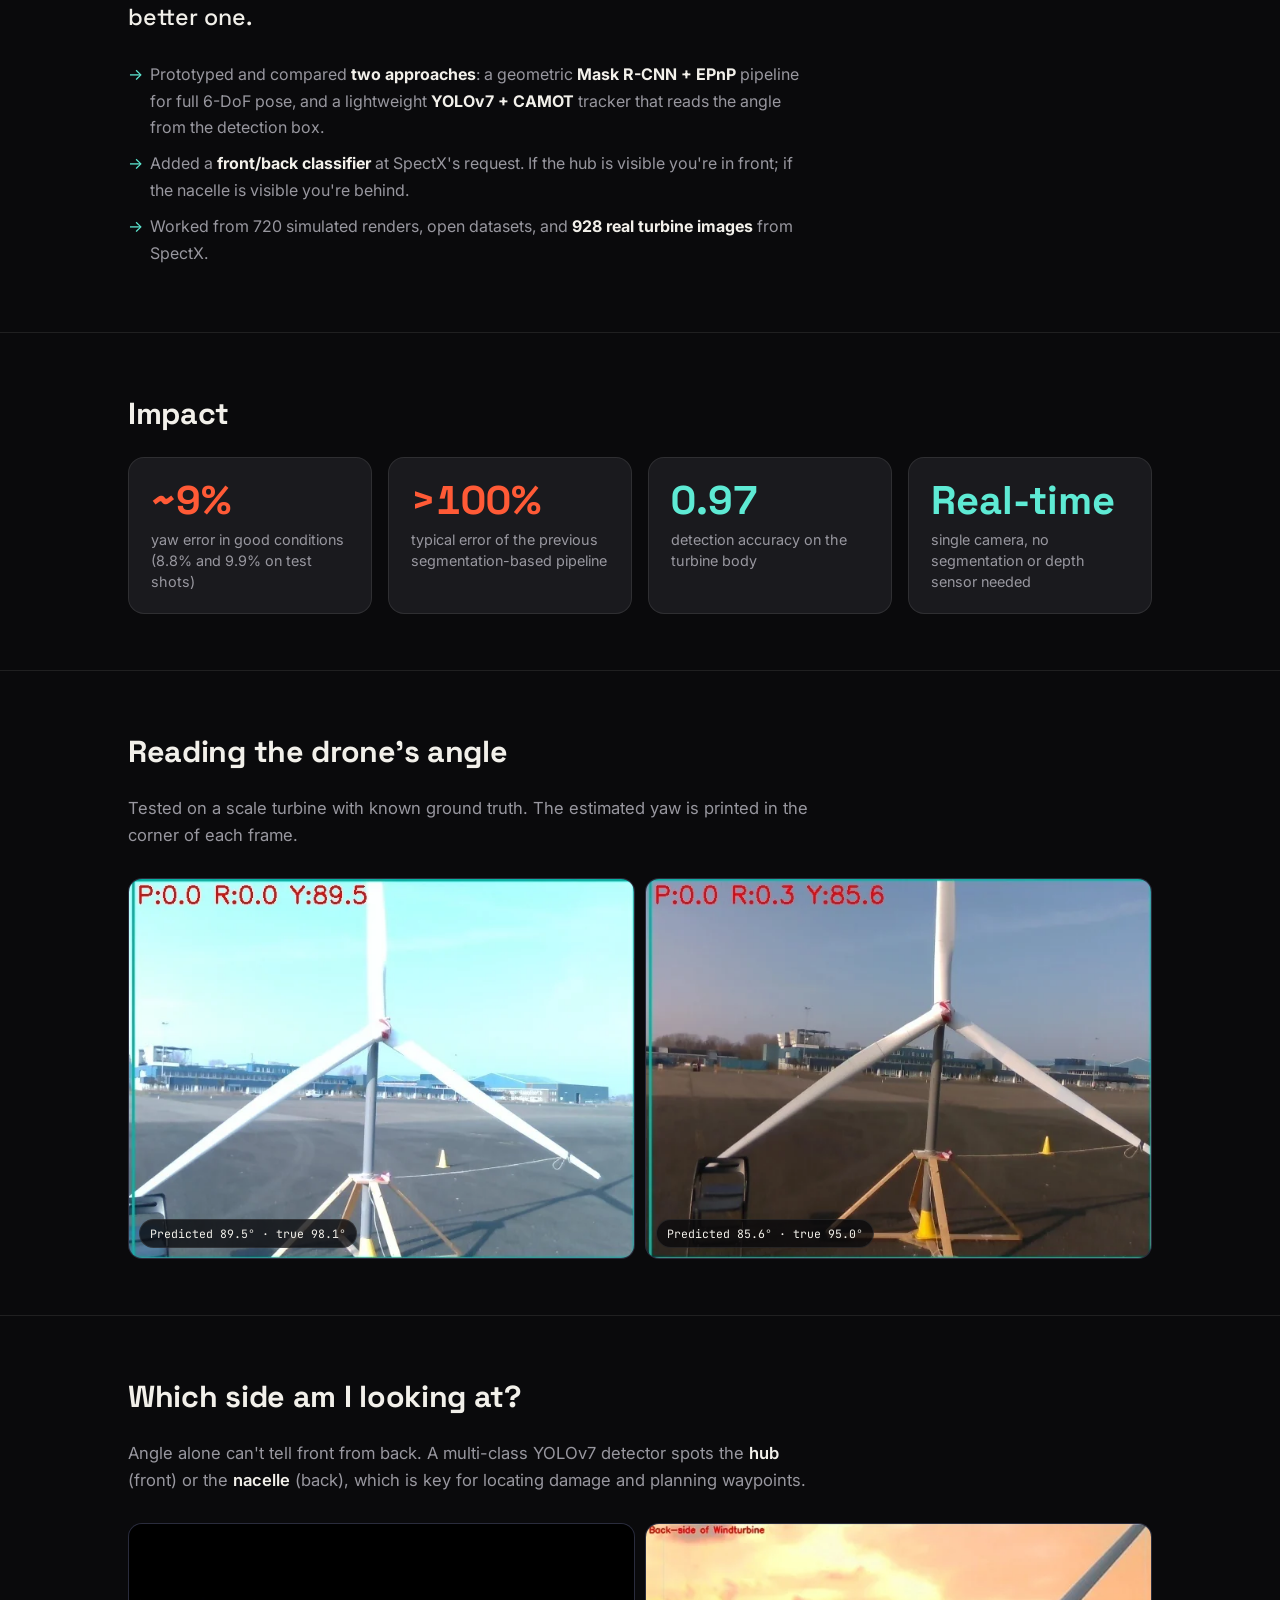
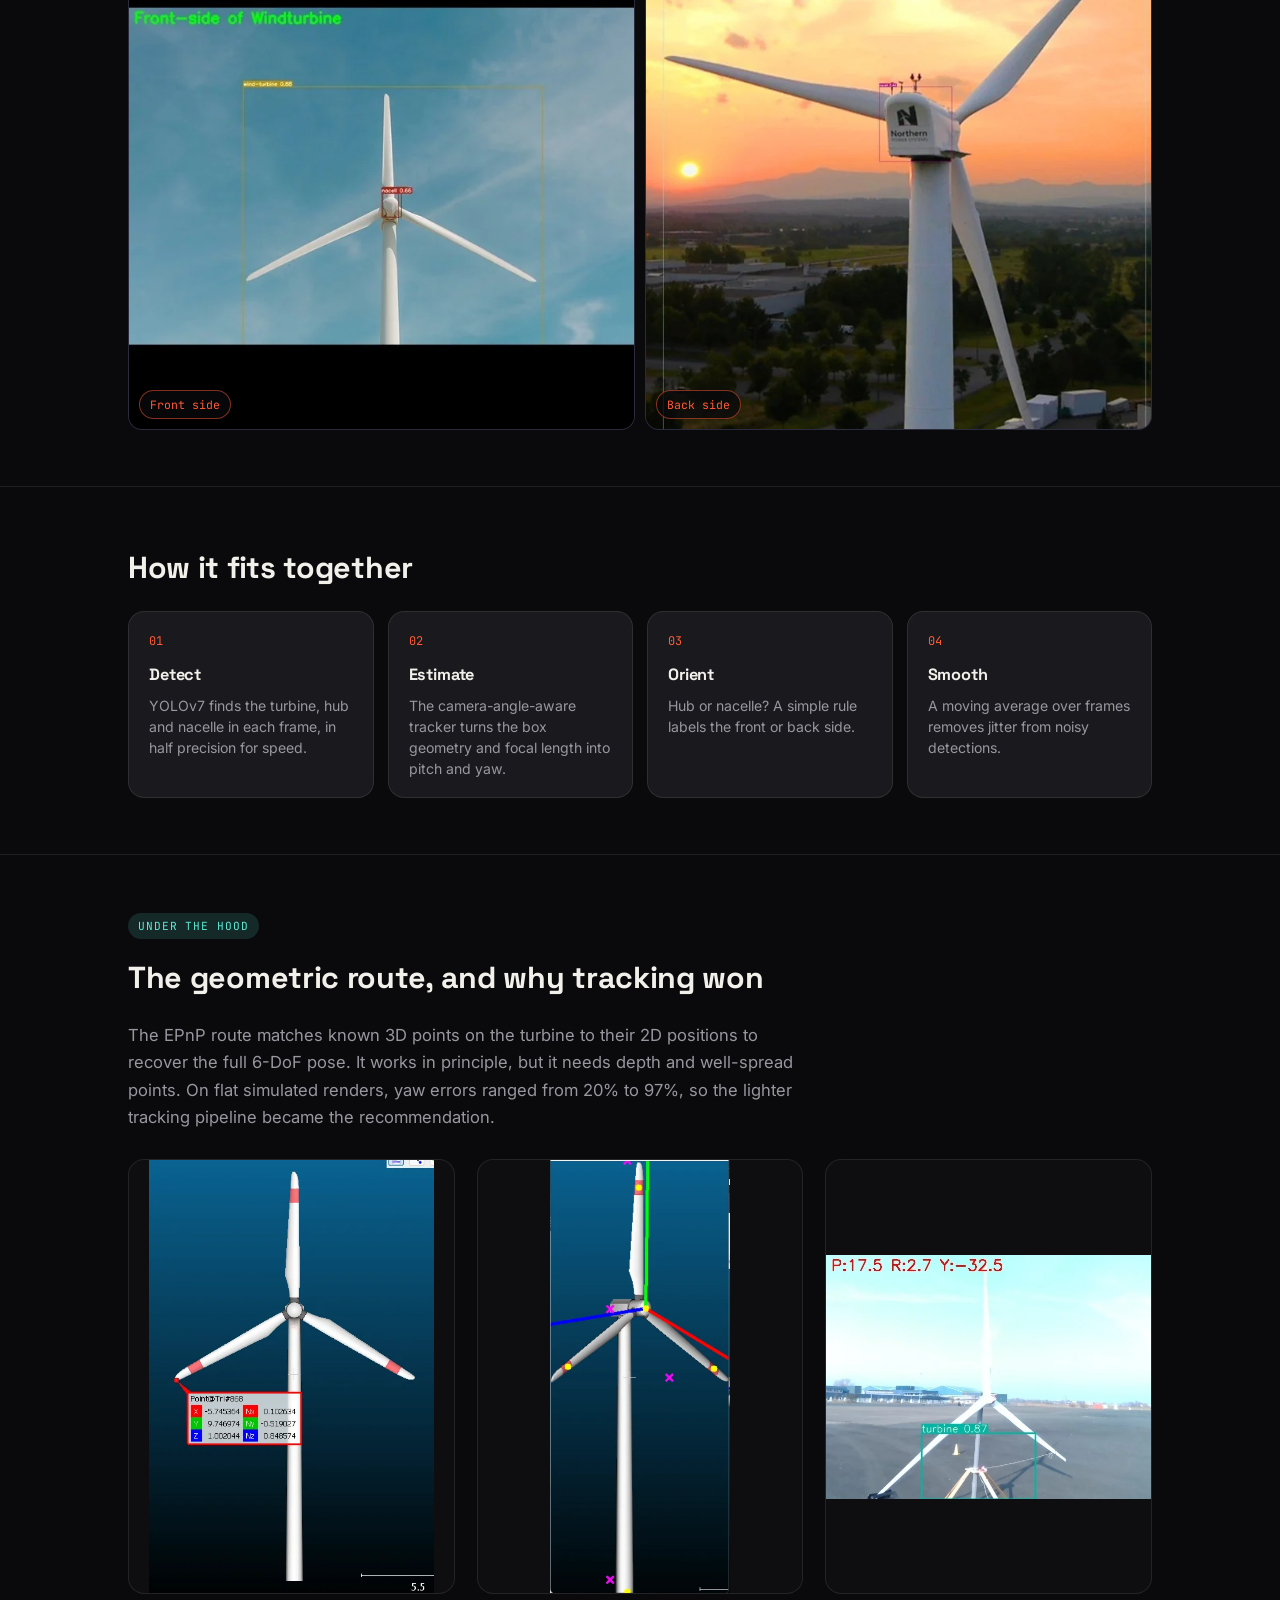
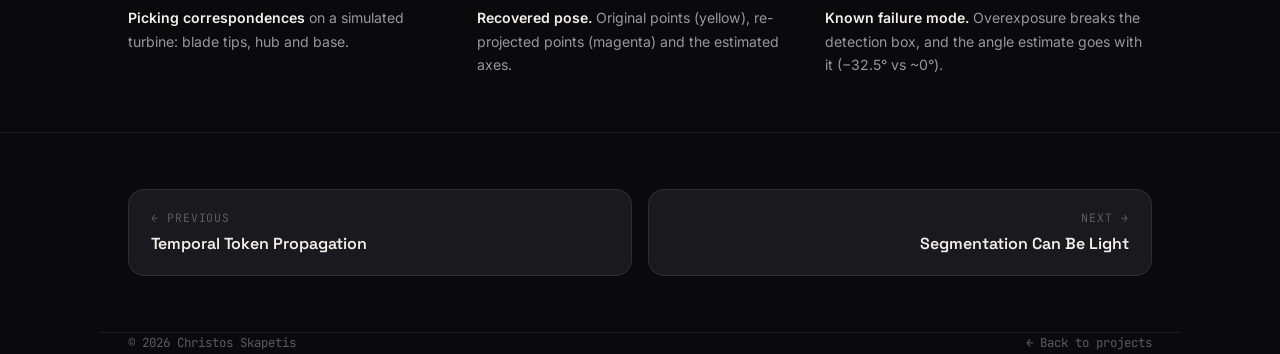
<file: projects/spectx-pose.html>
<!DOCTYPE html>
<html lang="en">
<head>
    <meta charset="UTF-8">
    <meta name="viewport" content="width=device-width, initial-scale=1.0">
    <title>Drone Pose for Wind Turbines | Christos Skapetis</title>
    <meta name="description" content="Team internship with SpectX: estimating a drone's pose relative to a wind turbine with Mask R-CNN + EPnP and a real-time YOLOv7 + CAMOT pipeline, with about 9% yaw error where the previous pipeline often exceeded 100%.">
    <meta name="author" content="Christos Skapetis">
    <link rel="canonical" href="https://skapis9999.github.io/projects/spectx-pose.html">
    <meta property="og:type" content="article">
    <meta property="og:site_name" content="Christos Skapetis">
    <meta property="og:title" content="Pose Estimation for Wind-Turbine Inspection Drones">
    <meta property="og:description" content="Teaching an inspection drone where it is relative to a wind turbine, in real time.">
    <meta property="og:url" content="https://skapis9999.github.io/projects/spectx-pose.html">
    <meta property="og:image" content="https://skapis9999.github.io/images/projects/spectx/pose-tracking-poster.webp">
    <meta name="theme-color" content="#0a0a0c">
    <link rel="icon" href="../favicon.svg" type="image/svg+xml">
    <link rel="apple-touch-icon" href="../apple-touch-icon.png">
    <link rel="preconnect" href="https://fonts.googleapis.com">
    <link rel="preconnect" href="https://fonts.gstatic.com" crossorigin>
    <link href="https://fonts.googleapis.com/css2?family=Space+Grotesk:wght@500;600;700&family=Inter:wght@400;500;600&family=JetBrains+Mono:wght@400;500&display=swap" rel="stylesheet">
    <link rel="stylesheet" href="../assets/project.css">
    <noscript><style>.reveal { opacity: 1 !important; transform: none !important; }</style></noscript>
</head>
<body>

<nav>
    <div class="nav-inner">
        <a href="../index.html" class="brand">CS<span class="dot">.</span></a>
        <a href="../index.html#projects" class="back-link">← All projects</a>
    </div>
</nav>

<header class="p-hero">
    <div class="wrap">
        <div class="kicker"><span class="num">P.02</span> Industry · Team internship with SpectX <span class="rule"></span></div>
        <h1>Pose Estimation for Wind-Turbine Inspection Drones</h1>
        <p class="tagline">Teaching an autonomous drone where it is relative to a wind turbine, so it can plan its inspection path without a pilot. In real time, from a single camera.</p>
        <dl class="meta-grid">
            <div><dt>Role</dt><dd>ML Intern, first author</dd></div>
            <div><dt>Team</dt><dd>4 TU/e students</dd></div>
            <div><dt>Company</dt><dd>SpectX, Delft (remote)</dd></div>
            <div><dt>When</dt><dd>Feb – Jun 2025</dd></div>
            <div><dt>Stack</dt><dd>PyTorch · YOLOv7 · Mask R-CNN · OpenCV EPnP</dd></div>
        </dl>
        <!-- Add a company / project link here, e.g.:
        <div class="link-row">
            <a class="btn btn-primary" href="https://..." target="_blank" rel="noopener">About SpectX →</a>
        </div>
        -->
    </div>
</header>

<section class="p-section">
    <div class="wrap">
        <figure class="figure hero-figure reveal">
            <div class="frame"><video autoplay muted loop playsinline preload="metadata" poster="../images/projects/spectx/pose-tracking-poster.webp" width="1280" height="720" aria-label="Drone footage of a wind turbine with live pitch, roll and yaw readout"><source src="../media/spectx/pose-tracking.mp4" type="video/mp4"></video></div>
            <figcaption><b>Live on drone footage.</b> The turbine is detected in every frame (green box), and the drone's pitch, roll and yaw relative to it are estimated on the fly (top-left).</figcaption>
        </figure>
    </div>
</section>

<section class="p-section">
    <div class="wrap">
        <div class="summary reveal">
            <p>Offshore turbines are huge, remote and <em>dangerous</em> to inspect by hand, so drones do it.</p>
            <p>But a drone can only fly an inspection on its own if it knows its <em>angle to the turbine</em>. SpectX's existing pipeline often got that badly wrong, so we built a better one.</p>
        </div>
        <ul class="did-list reveal">
            <li>Prototyped and compared <strong>two approaches</strong>: a geometric <strong>Mask R-CNN + EPnP</strong> pipeline for full 6-DoF pose, and a lightweight <strong>YOLOv7 + CAMOT</strong> tracker that reads the angle from the detection box.</li>
            <li>Added a <strong>front/back classifier</strong> at SpectX's request. If the hub is visible you're in front; if the nacelle is visible you're behind.</li>
            <li>Worked from 720 simulated renders, open datasets, and <strong>928 real turbine images</strong> from SpectX.</li>
        </ul>
    </div>
</section>

<section class="p-section">
    <div class="wrap">
        <h2 class="reveal">Impact</h2>
        <div class="stats reveal">
            <div class="stat"><div class="value">~9%</div><div class="label">yaw error in good conditions (8.8% and 9.9% on test shots)</div></div>
            <div class="stat"><div class="value">&gt;100%</div><div class="label">typical error of the previous segmentation-based pipeline</div></div>
            <div class="stat teal"><div class="value">0.97</div><div class="label">detection accuracy on the turbine body</div></div>
            <div class="stat teal"><div class="value">Real-time</div><div class="label">single camera, no segmentation or depth sensor needed</div></div>
        </div>
    </div>
</section>

<section class="p-section">
    <div class="wrap">
        <h2 class="reveal">Reading the drone's angle</h2>
        <p class="lede reveal">Tested on a scale turbine with known ground truth. The estimated yaw is printed in the corner of each frame.</p>
        <div class="pair badges-bottom reveal">
            <div class="side"><span class="badge">Predicted 89.5° · true 98.1°</span><img src="../images/projects/spectx/yaw-98.webp" alt="Scale wind turbine with estimated yaw of 89.5 degrees" loading="lazy" width="640" height="480"></div>
            <div class="side"><span class="badge">Predicted 85.6° · true 95.0°</span><img src="../images/projects/spectx/yaw-95.webp" alt="Scale wind turbine with estimated yaw of 85.6 degrees" loading="lazy" width="640" height="480"></div>
        </div>
    </div>
</section>

<section class="p-section">
    <div class="wrap">
        <h2 class="reveal">Which side am I looking at?</h2>
        <p class="lede reveal">Angle alone can't tell front from back. A multi-class YOLOv7 detector spots the <strong>hub</strong> (front) or the <strong>nacelle</strong> (back), which is key for locating damage and planning waypoints.</p>
        <div class="pair badges-bottom reveal">
            <div class="side ours"><span class="badge">Front side</span><img src="../images/projects/spectx/front-side.webp" alt="Wind turbine detected from the front, with hub identified" loading="lazy" width="640" height="640"></div>
            <div class="side ours"><span class="badge">Back side</span><img src="../images/projects/spectx/back-side.webp" alt="Wind turbine at sunset detected from the back, with nacelle identified" loading="lazy" width="640" height="640"></div>
        </div>
    </div>
</section>

<section class="p-section">
    <div class="wrap">
        <h2 class="reveal">How it fits together</h2>
        <div class="flow reveal">
            <div class="step"><h3>Detect</h3><p>YOLOv7 finds the turbine, hub and nacelle in each frame, in half precision for speed.</p></div>
            <div class="step"><h3>Estimate</h3><p>The camera-angle-aware tracker turns the box geometry and focal length into pitch and yaw.</p></div>
            <div class="step"><h3>Orient</h3><p>Hub or nacelle? A simple rule labels the front or back side.</p></div>
            <div class="step"><h3>Smooth</h3><p>A moving average over frames removes jitter from noisy detections.</p></div>
        </div>
    </div>
</section>

<section class="p-section">
    <div class="wrap">
        <span class="depth-tag reveal">Under the hood</span>
        <h2 class="reveal">The geometric route, and why tracking won</h2>
        <p class="lede reveal">The EPnP route matches known 3D points on the turbine to their 2D positions to recover the full 6-DoF pose. It works in principle, but it needs depth and well-spread points. On flat simulated renders, yaw errors ranged from 20% to 97%, so the lighter tracking pipeline became the recommendation.</p>
        <div class="fig-grid three even">
            <figure class="figure reveal">
                <div class="frame"><img src="../images/projects/spectx/epnp-points.webp" alt="Simulated turbine with a selected 3D correspondence point annotated" loading="lazy" width="469" height="712"></div>
                <figcaption><b>Picking correspondences</b> on a simulated turbine: blade tips, hub and base.</figcaption>
            </figure>
            <figure class="figure reveal">
                <div class="frame"><img src="../images/projects/spectx/epnp-axes.webp" alt="Recovered camera axes drawn over the simulated turbine" loading="lazy" width="353" height="846"></div>
                <figcaption><b>Recovered pose.</b> Original points (yellow), re-projected points (magenta) and the estimated axes.</figcaption>
            </figure>
            <figure class="figure reveal">
                <div class="frame"><img src="../images/projects/spectx/yaw-overexposed.webp" alt="Overexposed frame where the yaw estimate fails" loading="lazy" width="640" height="480"></div>
                <figcaption><b>Known failure mode.</b> Overexposure breaks the detection box, and the angle estimate goes with it (−32.5° vs ~0°).</figcaption>
            </figure>
        </div>
    </div>
</section>

<section class="p-section">
    <div class="wrap">
        <div class="pager">
            <a href="ttp.html" class="prev"><div class="dir">← Previous</div><div class="t">Temporal Token Propagation</div></a>
            <a href="edge-segmentation.html" class="next"><div class="dir">Next →</div><div class="t">Segmentation Can Be Light</div></a>
        </div>
    </div>
</section>

<footer class="wrap">
    <span>© 2026 Christos Skapetis</span>
    <span><a href="../index.html#projects">← Back to projects</a></span>
</footer>

<script src="../assets/project.js"></script>
</body>
</html>
</file>
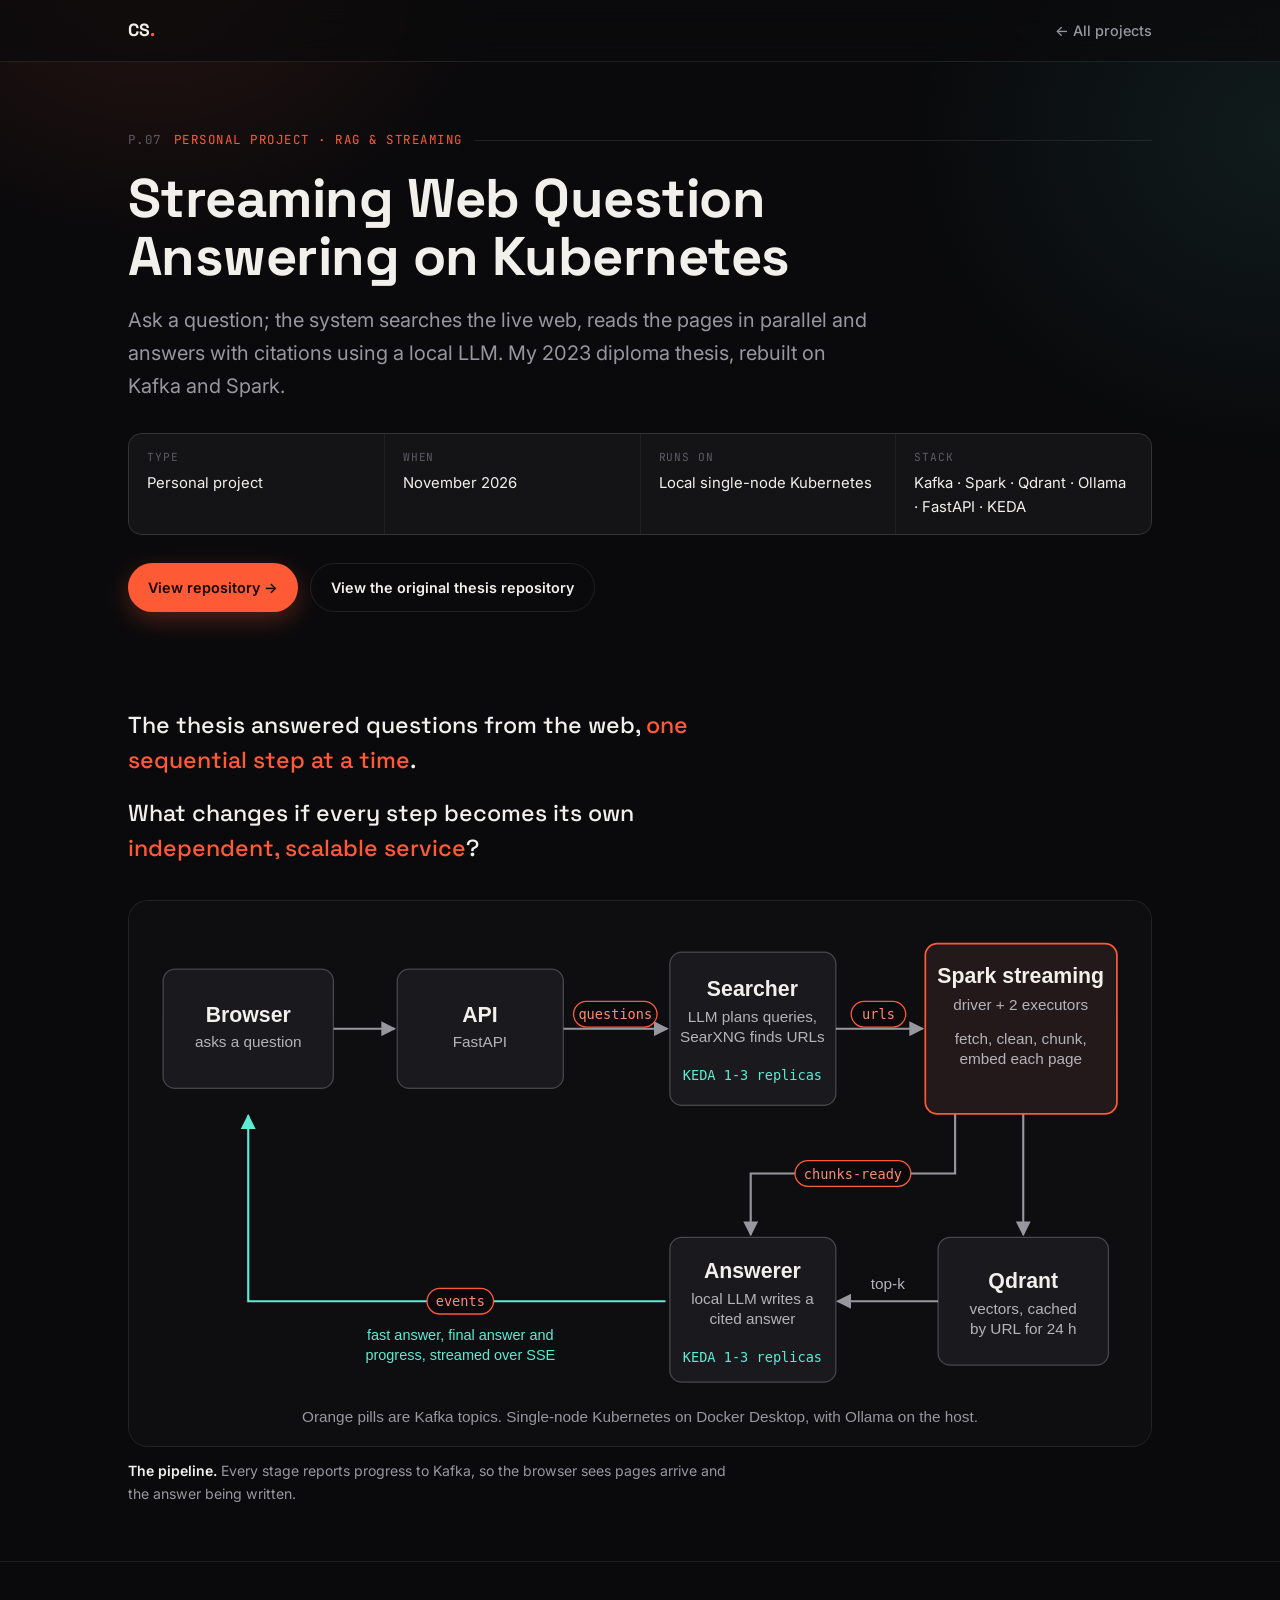
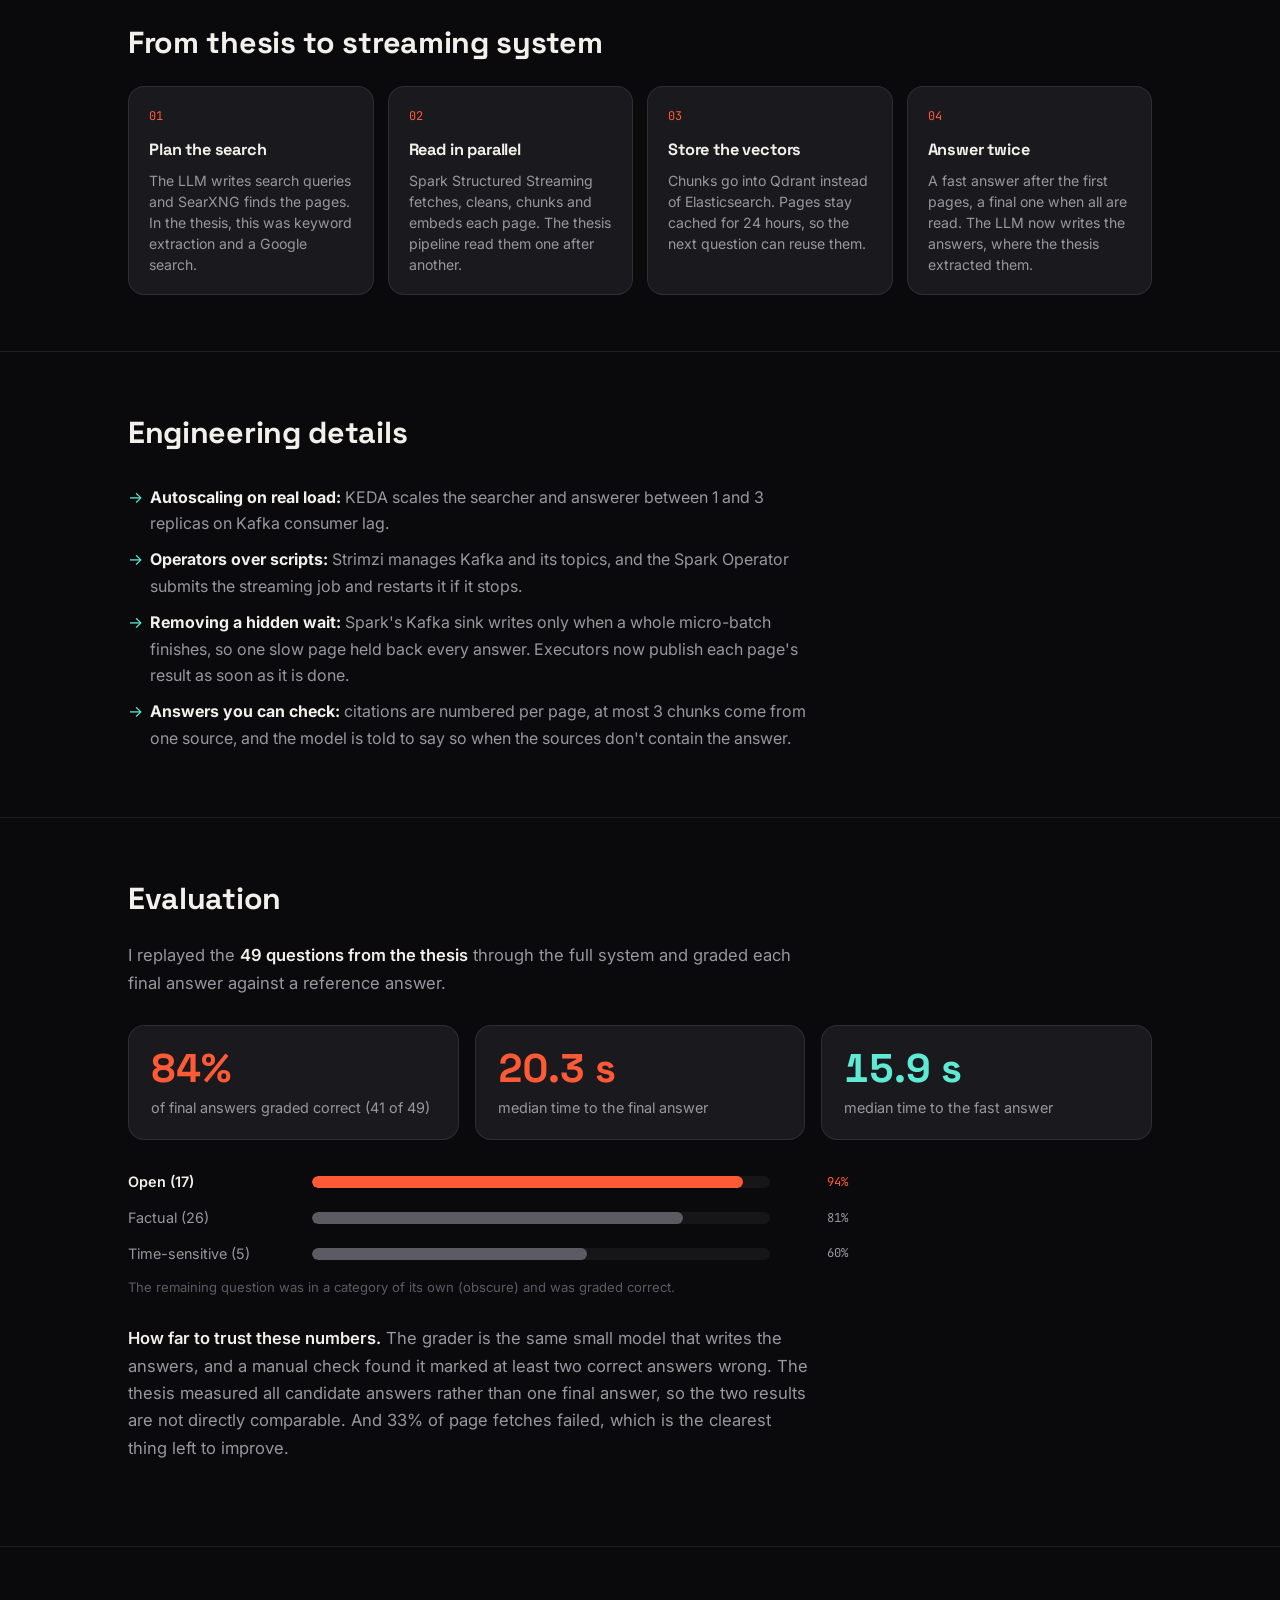
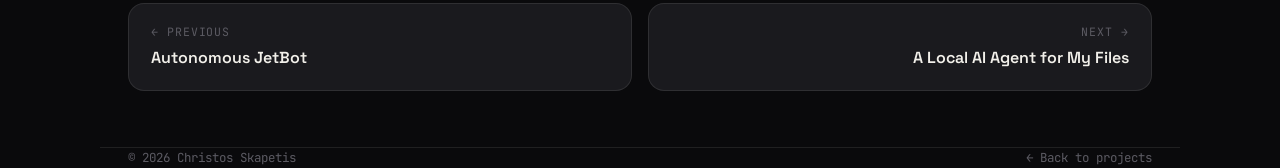
<file: projects/streaming-qa.html>
<!DOCTYPE html>
<html lang="en">
<head>
    <meta charset="UTF-8">
    <meta name="viewport" content="width=device-width, initial-scale=1.0">
    <title>Streaming Web Question Answering | Christos Skapetis</title>
    <meta name="description" content="My diploma thesis rebuilt as a streaming system: a local LLM plans web searches, Spark reads the pages in parallel, and Kafka connects every stage on Kubernetes.">
    <meta name="author" content="Christos Skapetis">
    <link rel="canonical" href="https://skapis9999.github.io/projects/streaming-qa.html">
    <meta property="og:type" content="article">
    <meta property="og:site_name" content="Christos Skapetis">
    <meta property="og:title" content="Streaming Web Question Answering on Kubernetes">
    <meta property="og:description" content="Ask a question; the system searches the live web, reads the pages in parallel and answers with citations using a local LLM.">
    <meta property="og:url" content="https://skapis9999.github.io/projects/streaming-qa.html">
    <meta property="og:image" content="https://skapis9999.github.io/og-image.png">
    <meta name="theme-color" content="#0a0a0c">
    <link rel="icon" href="../favicon.svg" type="image/svg+xml">
    <link rel="apple-touch-icon" href="../apple-touch-icon.png">
    <link rel="preconnect" href="https://fonts.googleapis.com">
    <link rel="preconnect" href="https://fonts.gstatic.com" crossorigin>
    <link href="https://fonts.googleapis.com/css2?family=Space+Grotesk:wght@500;600;700&family=Inter:wght@400;500;600&family=JetBrains+Mono:wght@400;500&display=swap" rel="stylesheet">
    <link rel="stylesheet" href="../assets/project.css">
    <noscript><style>.reveal { opacity: 1 !important; transform: none !important; }</style></noscript>
</head>
<body>

<nav>
    <div class="nav-inner">
        <a href="../index.html" class="brand">CS<span class="dot">.</span></a>
        <a href="../index.html#projects" class="back-link">← All projects</a>
    </div>
</nav>

<header class="p-hero">
    <div class="wrap">
        <div class="kicker"><span class="num">P.07</span> Personal project · RAG &amp; Streaming <span class="rule"></span></div>
        <h1>Streaming Web Question Answering on Kubernetes</h1>
        <p class="tagline">Ask a question; the system searches the live web, reads the pages in parallel and answers with citations using a local LLM. My 2023 diploma thesis, rebuilt on Kafka and Spark.</p>
        <dl class="meta-grid">
            <div><dt>Type</dt><dd>Personal project</dd></div>
            <div><dt>When</dt><dd>November 2026</dd></div>
            <div><dt>Runs on</dt><dd>Local single-node Kubernetes</dd></div>
            <div><dt>Stack</dt><dd>Kafka · Spark · Qdrant · Ollama · FastAPI · KEDA</dd></div>
        </dl>
        <div class="link-row">
            <a class="btn btn-primary" href="https://github.com/Skapis9999/Dynamic-Internet-based-Question-Answering-System" target="_blank" rel="noopener">View repository →</a>
            <a class="btn btn-ghost" href="https://github.com/Skapis9999/DiplomaThesis" target="_blank" rel="noopener">View the original thesis repository</a>
        </div>
    </div>
</header>

<section class="p-section">
    <div class="wrap">
        <div class="summary reveal">
            <p>The thesis answered questions from the web, <em>one sequential step at a time</em>.</p>
            <p>What changes if every step becomes its own <em>independent, scalable service</em>?</p>
        </div>
        <figure class="figure hero-figure reveal" style="margin-top:34px">
            <div class="frame"><img src="../images/projects/streaming-qa/architecture.svg" alt="Architecture: a browser sends a question to an API, a searcher plans web searches, Spark reads the pages into Qdrant, and an answerer streams a cited answer back, with Kafka topics between the stages" width="1200" height="640"></div>
            <figcaption><b>The pipeline.</b> Every stage reports progress to Kafka, so the browser sees pages arrive and the answer being written.</figcaption>
        </figure>
    </div>
</section>

<section class="p-section">
    <div class="wrap">
        <h2 class="reveal">From thesis to streaming system</h2>
        <div class="flow">
            <div class="step reveal"><h3>Plan the search</h3><p>The LLM writes search queries and SearXNG finds the pages. In the thesis, this was keyword extraction and a Google search.</p></div>
            <div class="step reveal"><h3>Read in parallel</h3><p>Spark Structured Streaming fetches, cleans, chunks and embeds each page. The thesis pipeline read them one after another.</p></div>
            <div class="step reveal"><h3>Store the vectors</h3><p>Chunks go into Qdrant instead of Elasticsearch. Pages stay cached for 24 hours, so the next question can reuse them.</p></div>
            <div class="step reveal"><h3>Answer twice</h3><p>A fast answer after the first pages, a final one when all are read. The LLM now writes the answers, where the thesis extracted them.</p></div>
        </div>
    </div>
</section>

<section class="p-section">
    <div class="wrap">
        <h2 class="reveal">Engineering details</h2>
        <ul class="did-list reveal">
            <li><strong>Autoscaling on real load:</strong> KEDA scales the searcher and answerer between 1 and 3 replicas on Kafka consumer lag.</li>
            <li><strong>Operators over scripts:</strong> Strimzi manages Kafka and its topics, and the Spark Operator submits the streaming job and restarts it if it stops.</li>
            <li><strong>Removing a hidden wait:</strong> Spark's Kafka sink writes only when a whole micro-batch finishes, so one slow page held back every answer. Executors now publish each page's result as soon as it is done.</li>
            <li><strong>Answers you can check:</strong> citations are numbered per page, at most 3 chunks come from one source, and the model is told to say so when the sources don't contain the answer.</li>
        </ul>
    </div>
</section>

<section class="p-section">
    <div class="wrap">
        <h2 class="reveal">Evaluation</h2>
        <p class="lede reveal">I replayed the <strong>49 questions from the thesis</strong> through the full system and graded each final answer against a reference answer.</p>
        <div class="stats reveal">
            <div class="stat"><div class="value">84%</div><div class="label">of final answers graded correct (41 of 49)</div></div>
            <div class="stat"><div class="value">20.3 s</div><div class="label">median time to the final answer</div></div>
            <div class="stat teal"><div class="value">15.9 s</div><div class="label">median time to the fast answer</div></div>
        </div>
        <div class="bars reveal" style="margin-top:30px" role="img" aria-label="Share of answers graded correct: open questions 94 percent, factual questions 81 percent, time-sensitive questions 60 percent">
            <div class="bar-row best"><div class="name">Open (17)</div><div class="bar-track"><div class="bar-fill" style="width:94%"></div></div><div class="val">94%</div></div>
            <div class="bar-row"><div class="name">Factual (26)</div><div class="bar-track"><div class="bar-fill" style="width:81%"></div></div><div class="val">81%</div></div>
            <div class="bar-row"><div class="name">Time-sensitive (5)</div><div class="bar-track"><div class="bar-fill" style="width:60%"></div></div><div class="val">60%</div></div>
        </div>
        <p class="bars-note reveal">The remaining question was in a category of its own (obscure) and was graded correct.</p>
        <p class="lede reveal" style="margin-top:26px"><strong>How far to trust these numbers.</strong> The grader is the same small model that writes the answers, and a manual check found it marked at least two correct answers wrong. The thesis measured all candidate answers rather than one final answer, so the two results are not directly comparable. And 33% of page fetches failed, which is the clearest thing left to improve.</p>
    </div>
</section>

<section class="p-section">
    <div class="wrap">
        <div class="pager">
            <a href="jetbot.html" class="prev"><div class="dir">← Previous</div><div class="t">Autonomous JetBot</div></a>
            <a href="local-agent.html" class="next"><div class="dir">Next →</div><div class="t">A Local AI Agent for My Files</div></a>
        </div>
    </div>
</section>

<footer class="wrap">
    <span>© 2026 Christos Skapetis</span>
    <span><a href="../index.html#projects">← Back to projects</a></span>
</footer>

<script src="../assets/project.js"></script>
</body>
</html>
</file>
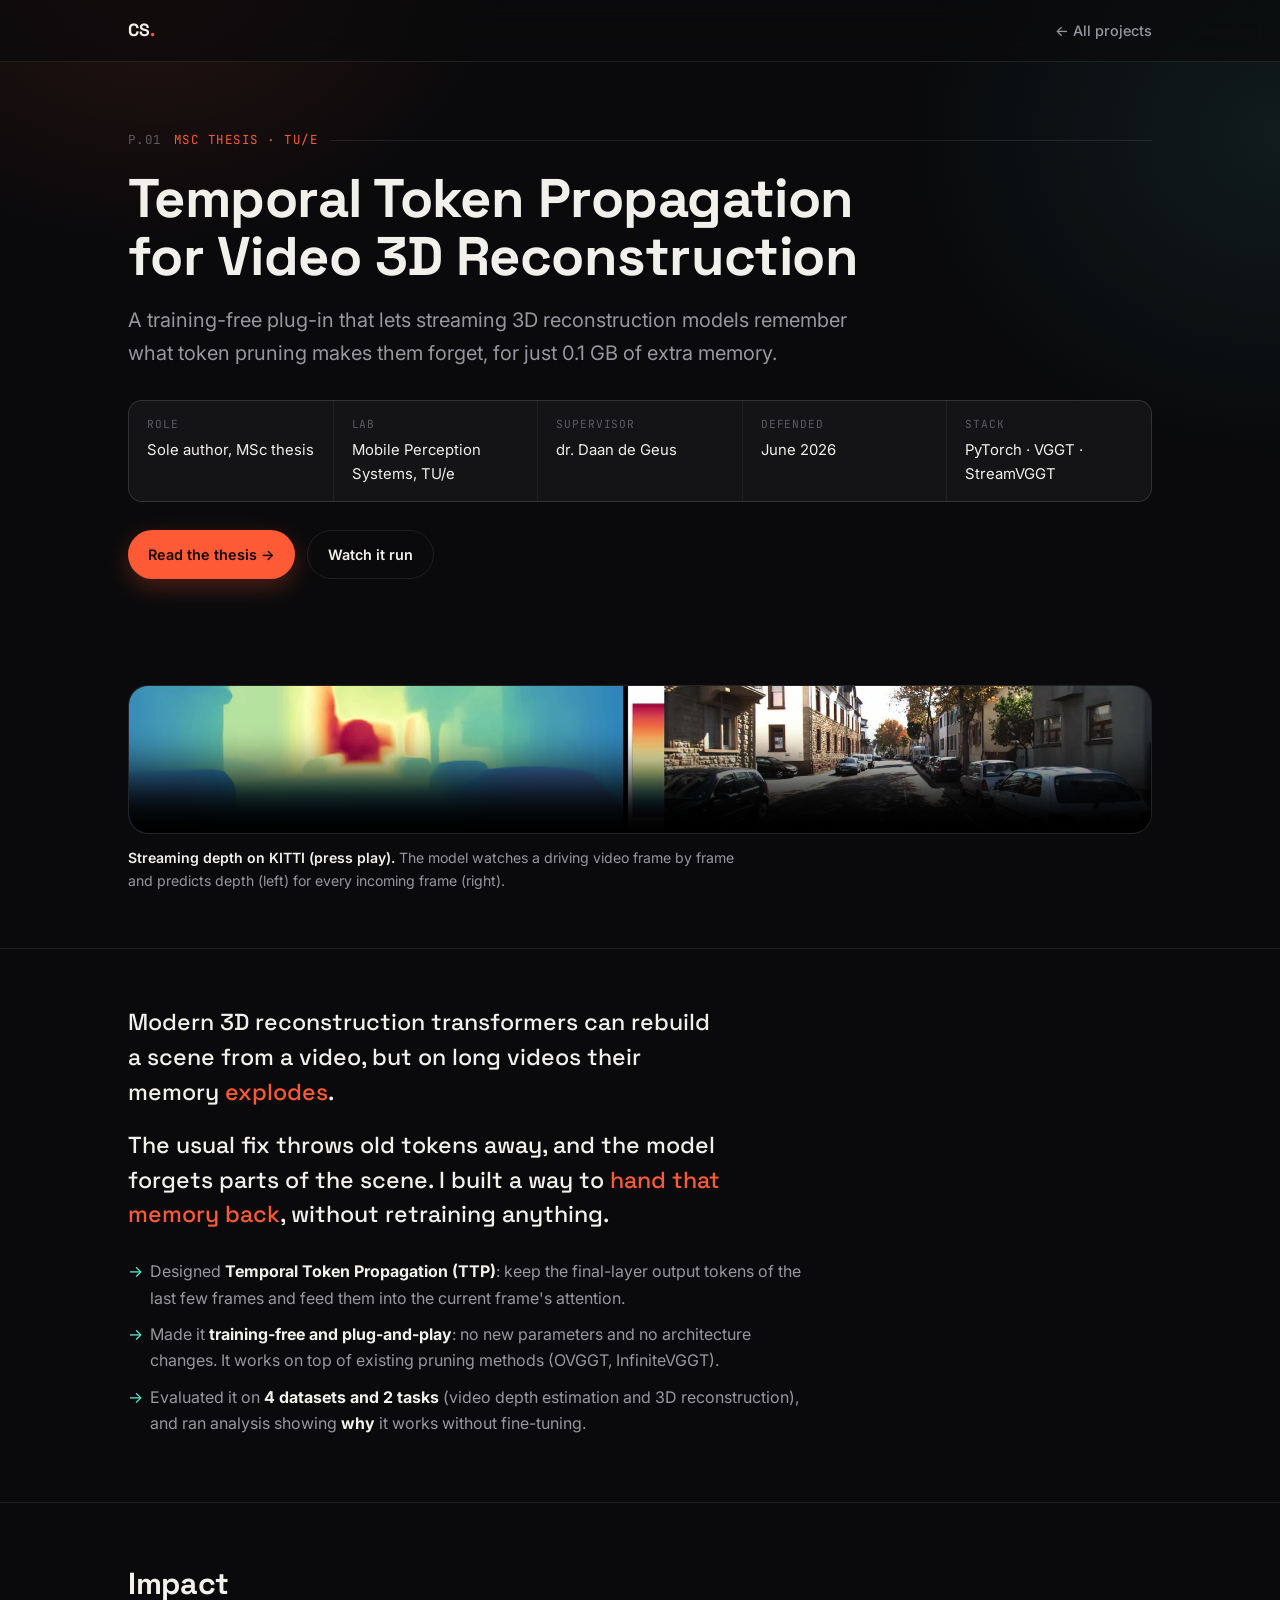
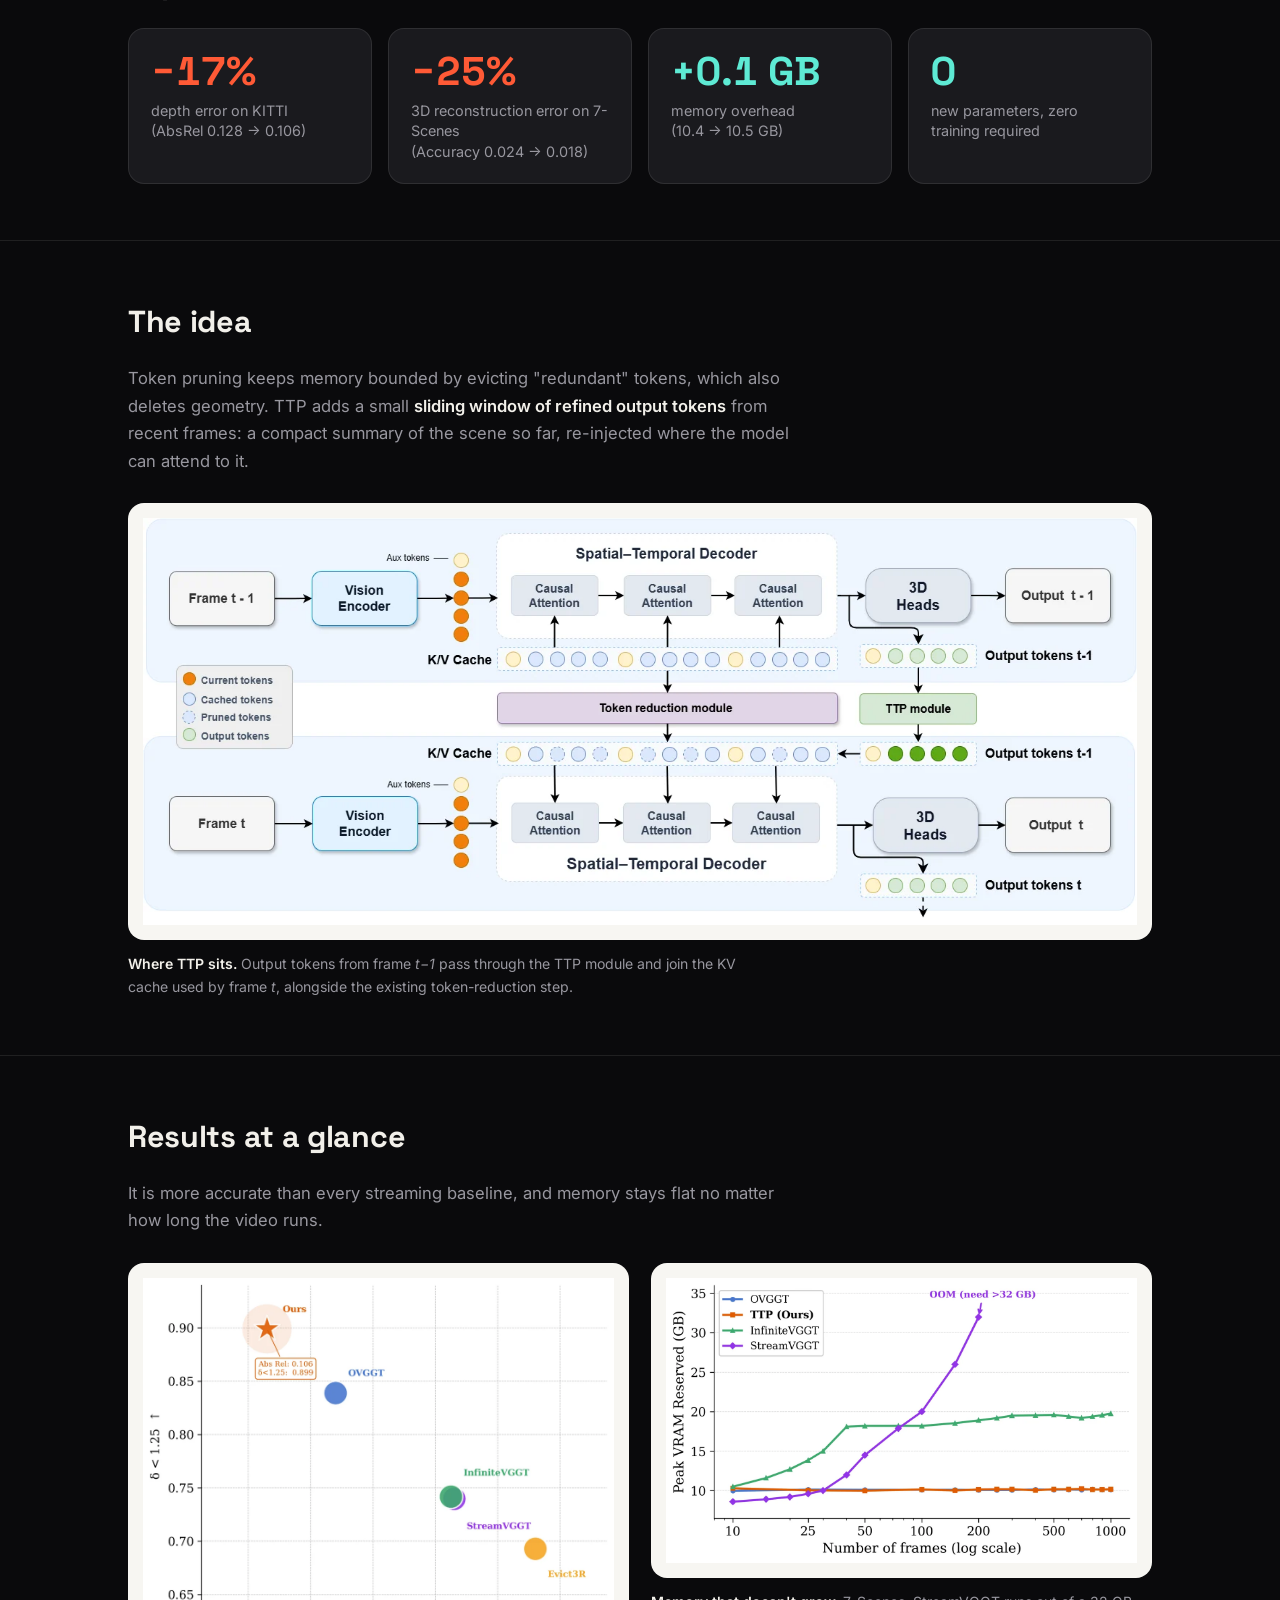
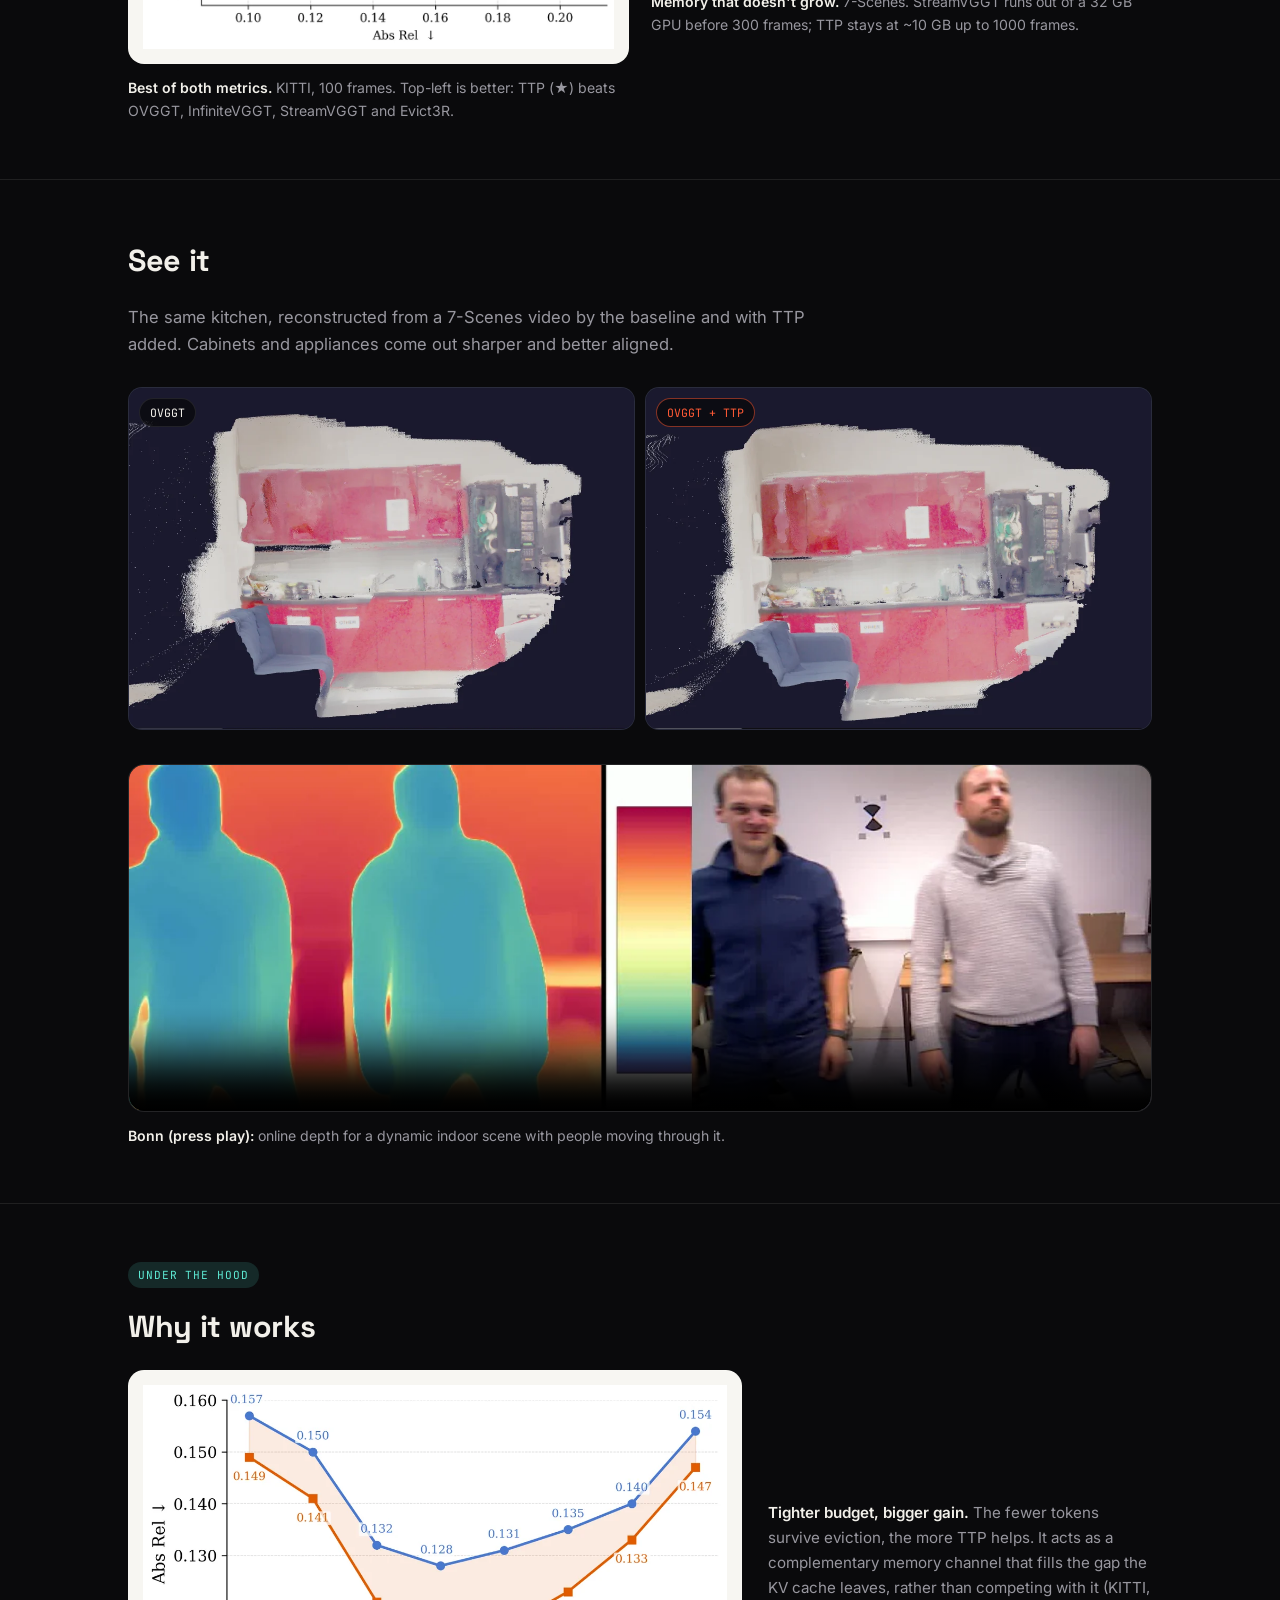
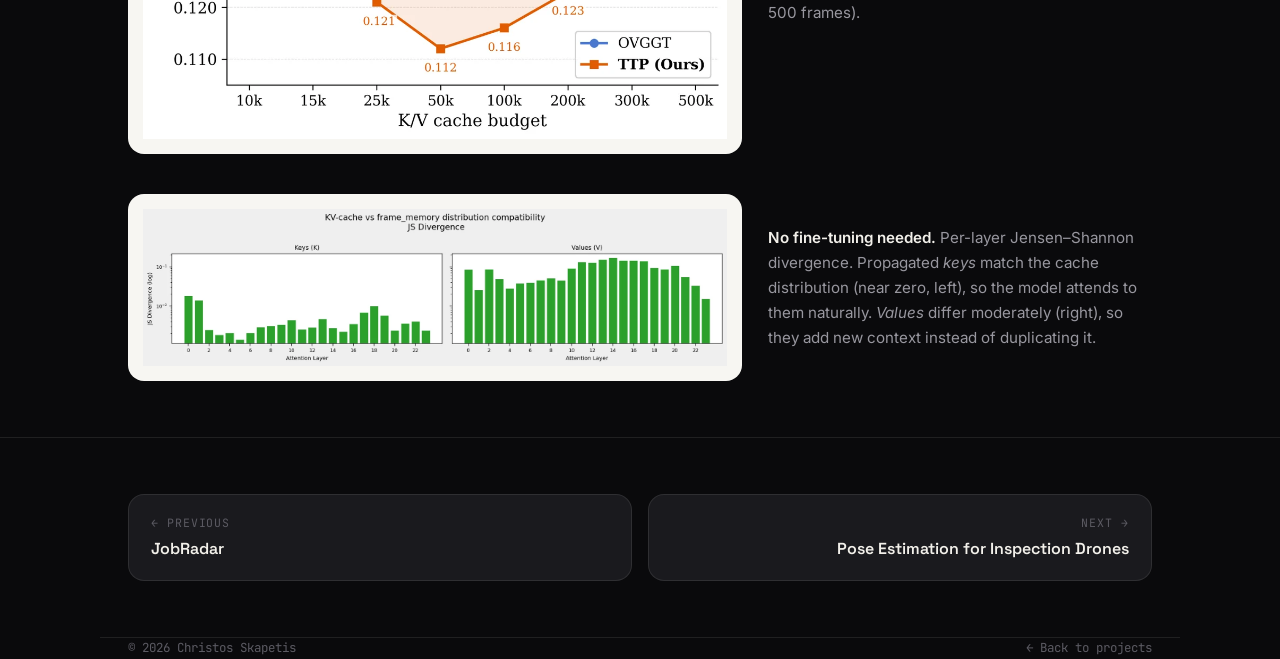
<file: projects/ttp.html>
<!DOCTYPE html>
<html lang="en">
<head>
    <meta charset="UTF-8">
    <meta name="viewport" content="width=device-width, initial-scale=1.0">
    <title>Temporal Token Propagation | Christos Skapetis</title>
    <meta name="description" content="MSc thesis: Temporal Token Propagation (TTP), a training-free module that recovers geometric context lost to token pruning in streaming 3D reconstruction, with only 0.1 GB of memory overhead.">
    <meta name="author" content="Christos Skapetis">
    <link rel="canonical" href="https://skapis9999.github.io/projects/ttp.html">
    <meta property="og:type" content="article">
    <meta property="og:site_name" content="Christos Skapetis">
    <meta property="og:title" content="Temporal Token Propagation for Video 3D Reconstruction">
    <meta property="og:description" content="A training-free plug-in that lets streaming 3D reconstruction models remember what token pruning makes them forget.">
    <meta property="og:url" content="https://skapis9999.github.io/projects/ttp.html">
    <meta property="og:image" content="https://skapis9999.github.io/images/projects/ttp/method.webp">
    <meta name="twitter:card" content="summary_large_image">
    <meta name="theme-color" content="#0a0a0c">
    <link rel="icon" href="../favicon.svg" type="image/svg+xml">
    <link rel="apple-touch-icon" href="../apple-touch-icon.png">
    <link rel="preconnect" href="https://fonts.googleapis.com">
    <link rel="preconnect" href="https://fonts.gstatic.com" crossorigin>
    <link href="https://fonts.googleapis.com/css2?family=Space+Grotesk:wght@500;600;700&family=Inter:wght@400;500;600&family=JetBrains+Mono:wght@400;500&display=swap" rel="stylesheet">
    <link rel="stylesheet" href="../assets/project.css">
    <noscript><style>.reveal { opacity: 1 !important; transform: none !important; }</style></noscript>
</head>
<body>

<nav>
    <div class="nav-inner">
        <a href="../index.html" class="brand">CS<span class="dot">.</span></a>
        <a href="../index.html#projects" class="back-link">← All projects</a>
    </div>
</nav>

<header class="p-hero">
    <div class="wrap">
        <div class="kicker"><span class="num">P.01</span> MSc Thesis · TU/e <span class="rule"></span></div>
        <h1>Temporal Token Propagation for Video 3D Reconstruction</h1>
        <p class="tagline">A training-free plug-in that lets streaming 3D reconstruction models remember what token pruning makes them forget, for just 0.1&nbsp;GB of extra memory.</p>
        <dl class="meta-grid">
            <div><dt>Role</dt><dd>Sole author, MSc thesis</dd></div>
            <div><dt>Lab</dt><dd>Mobile Perception Systems, TU/e</dd></div>
            <div><dt>Supervisor</dt><dd>dr. Daan de Geus</dd></div>
            <div><dt>Defended</dt><dd>June 2026</dd></div>
            <div><dt>Stack</dt><dd>PyTorch · VGGT · StreamVGGT</dd></div>
        </dl>
        <div class="link-row">
            <a class="btn btn-primary" href="https://research.tue.nl/en/studentTheses/accurate-yet-efficient-online-video-3d-reconstruction-via-tempora/" target="_blank" rel="noopener">Read the thesis →</a>
            <a class="btn btn-ghost" href="#see-it">Watch it run</a>
        </div>
    </div>
</header>

<section class="p-section">
    <div class="wrap">
        <figure class="figure hero-figure reveal">
            <div class="frame"><video controls muted playsinline preload="none" poster="../images/projects/ttp/kitti-depth.webp" width="1800" height="258"><source src="../media/ttp/kitti-depth.mp4" type="video/mp4"></video></div>
            <figcaption><b>Streaming depth on KITTI (press play).</b> The model watches a driving video frame by frame and predicts depth (left) for every incoming frame (right).</figcaption>
        </figure>
    </div>
</section>

<section class="p-section">
    <div class="wrap">
        <div class="summary reveal">
            <p>Modern 3D reconstruction transformers can rebuild a scene from a video, but on long videos their memory <em>explodes</em>.</p>
            <p>The usual fix throws old tokens away, and the model forgets parts of the scene. I built a way to <em>hand that memory back</em>, without retraining anything.</p>
        </div>
        <ul class="did-list reveal">
            <li>Designed <strong>Temporal Token Propagation (TTP)</strong>: keep the final-layer output tokens of the last few frames and feed them into the current frame's attention.</li>
            <li>Made it <strong>training-free and plug-and-play</strong>: no new parameters and no architecture changes. It works on top of existing pruning methods (OVGGT, InfiniteVGGT).</li>
            <li>Evaluated it on <strong>4 datasets and 2 tasks</strong> (video depth estimation and 3D reconstruction), and ran analysis showing <strong>why</strong> it works without fine-tuning.</li>
        </ul>
    </div>
</section>

<section class="p-section">
    <div class="wrap">
        <h2 class="reveal">Impact</h2>
        <div class="stats reveal">
            <div class="stat"><div class="value">−17%</div><div class="label">depth error on KITTI<br>(AbsRel 0.128 → 0.106)</div></div>
            <div class="stat"><div class="value">−25%</div><div class="label">3D reconstruction error on 7-Scenes<br>(Accuracy 0.024 → 0.018)</div></div>
            <div class="stat teal"><div class="value">+0.1 GB</div><div class="label">memory overhead<br>(10.4 → 10.5 GB)</div></div>
            <div class="stat teal"><div class="value">0</div><div class="label">new parameters, zero training required</div></div>
        </div>
    </div>
</section>

<section class="p-section">
    <div class="wrap">
        <h2 class="reveal">The idea</h2>
        <p class="lede reveal">Token pruning keeps memory bounded by evicting "redundant" tokens, which also deletes geometry. TTP adds a small <strong>sliding window of refined output tokens</strong> from recent frames: a compact summary of the scene so far, re-injected where the model can attend to it.</p>
        <figure class="figure reveal">
            <div class="frame paper"><img src="../images/projects/ttp/method.webp" alt="Diagram of the TTP module inserted between two frames of a streaming spatial-temporal decoder" loading="lazy" width="1373" height="562"></div>
            <figcaption><b>Where TTP sits.</b> Output tokens from frame <i>t−1</i> pass through the TTP module and join the KV cache used by frame <i>t</i>, alongside the existing token-reduction step.</figcaption>
        </figure>
    </div>
</section>

<section class="p-section">
    <div class="wrap">
        <h2 class="reveal">Results at a glance</h2>
        <p class="lede reveal">It is more accurate than every streaming baseline, and memory stays flat no matter how long the video runs.</p>
        <div class="fig-grid two">
            <figure class="figure reveal">
                <div class="frame paper"><img src="../images/projects/ttp/accuracy-scatter.webp" alt="Scatter plot of delta accuracy versus AbsRel; TTP is top-left, best on both axes" loading="lazy" width="1100" height="868"></div>
                <figcaption><b>Best of both metrics.</b> KITTI, 100 frames. Top-left is better: TTP (★) beats OVGGT, InfiniteVGGT, StreamVGGT and Evict3R.</figcaption>
            </figure>
            <figure class="figure reveal">
                <div class="frame paper"><img src="../images/projects/ttp/vram-scaling.webp" alt="Line chart of peak VRAM against number of frames; StreamVGGT runs out of memory while TTP stays flat around 10 GB" loading="lazy" width="1400" height="848"></div>
                <figcaption><b>Memory that doesn't grow.</b> 7-Scenes. StreamVGGT runs out of a 32&nbsp;GB GPU before 300 frames; TTP stays at ~10&nbsp;GB up to 1000 frames.</figcaption>
            </figure>
        </div>
    </div>
</section>

<section class="p-section" id="see-it">
    <div class="wrap stack">
        <div>
            <h2 class="reveal">See it</h2>
            <p class="lede reveal">The same kitchen, reconstructed from a 7-Scenes video by the baseline and with TTP added. Cabinets and appliances come out sharper and better aligned.</p>
            <div class="pair reveal">
                <div class="side"><span class="badge">OVGGT</span><img src="../images/projects/ttp/7scenes-ovggt.webp" alt="3D point cloud of a kitchen reconstructed by OVGGT" loading="lazy" width="970" height="645"></div>
                <div class="side ours"><span class="badge">OVGGT + TTP</span><img src="../images/projects/ttp/7scenes-ttp.webp" alt="3D point cloud of the same kitchen reconstructed with TTP" loading="lazy" width="961" height="650"></div>
            </div>
        </div>
        <figure class="figure reveal">
            <div class="frame"><video controls muted playsinline preload="none" poster="../images/projects/ttp/bonn-depth.webp" width="1400" height="473"><source src="../media/ttp/bonn-depth.mp4" type="video/mp4"></video></div>
            <figcaption><b>Bonn (press play):</b> online depth for a dynamic indoor scene with people moving through it.</figcaption>
        </figure>
    </div>
</section>

<section class="p-section">
    <div class="wrap">
        <span class="depth-tag reveal">Under the hood</span>
        <h2 class="reveal">Why it works</h2>
        <div class="fig-grid side">
            <figure class="figure reveal">
                <div class="frame paper"><img src="../images/projects/ttp/budget-ablation.webp" alt="AbsRel against KV cache budget for OVGGT and TTP; the gap is largest at tight budgets" loading="lazy" width="1100" height="666"></div>
                <figcaption><b>Tighter budget, bigger gain.</b> The fewer tokens survive eviction, the more TTP helps. It acts as a complementary memory channel that fills the gap the KV cache leaves, rather than competing with it (KITTI, 500 frames).</figcaption>
            </figure>
            <figure class="figure reveal">
                <div class="frame paper"><img src="../images/projects/ttp/js-divergence.webp" alt="Per-layer Jensen-Shannon divergence between KV-cache and TTP tokens for keys and values" loading="lazy" width="1600" height="429"></div>
                <figcaption><b>No fine-tuning needed.</b> Per-layer Jensen–Shannon divergence. Propagated <i>keys</i> match the cache distribution (near zero, left), so the model attends to them naturally. <i>Values</i> differ moderately (right), so they add new context instead of duplicating it.</figcaption>
            </figure>
        </div>
    </div>
</section>

<section class="p-section">
    <div class="wrap">
        <div class="pager">
            <a href="jobradar.html" class="prev"><div class="dir">← Previous</div><div class="t">JobRadar</div></a>
            <a href="spectx-pose.html" class="next"><div class="dir">Next →</div><div class="t">Pose Estimation for Inspection Drones</div></a>
        </div>
    </div>
</section>

<footer class="wrap">
    <span>© 2026 Christos Skapetis</span>
    <span><a href="../index.html#projects">← Back to projects</a></span>
</footer>

<script src="../assets/project.js"></script>
</body>
</html>
</file>
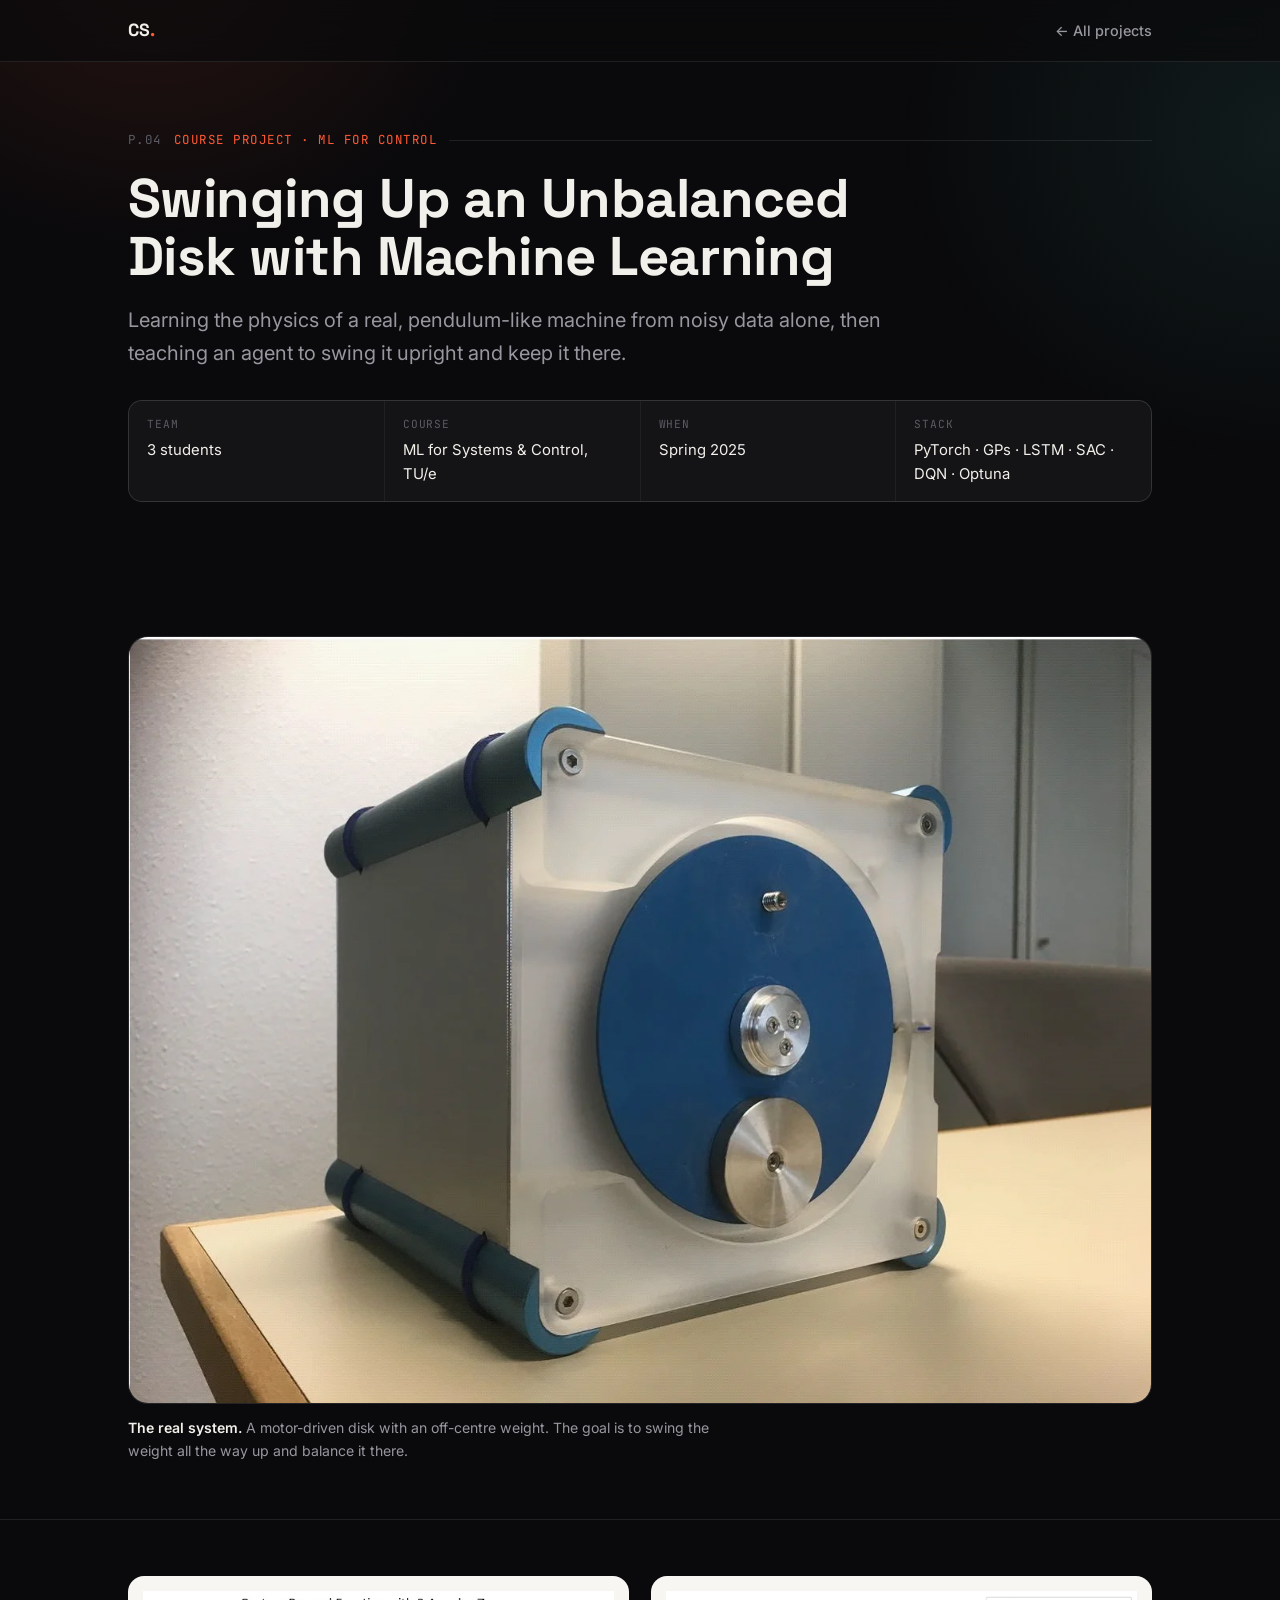
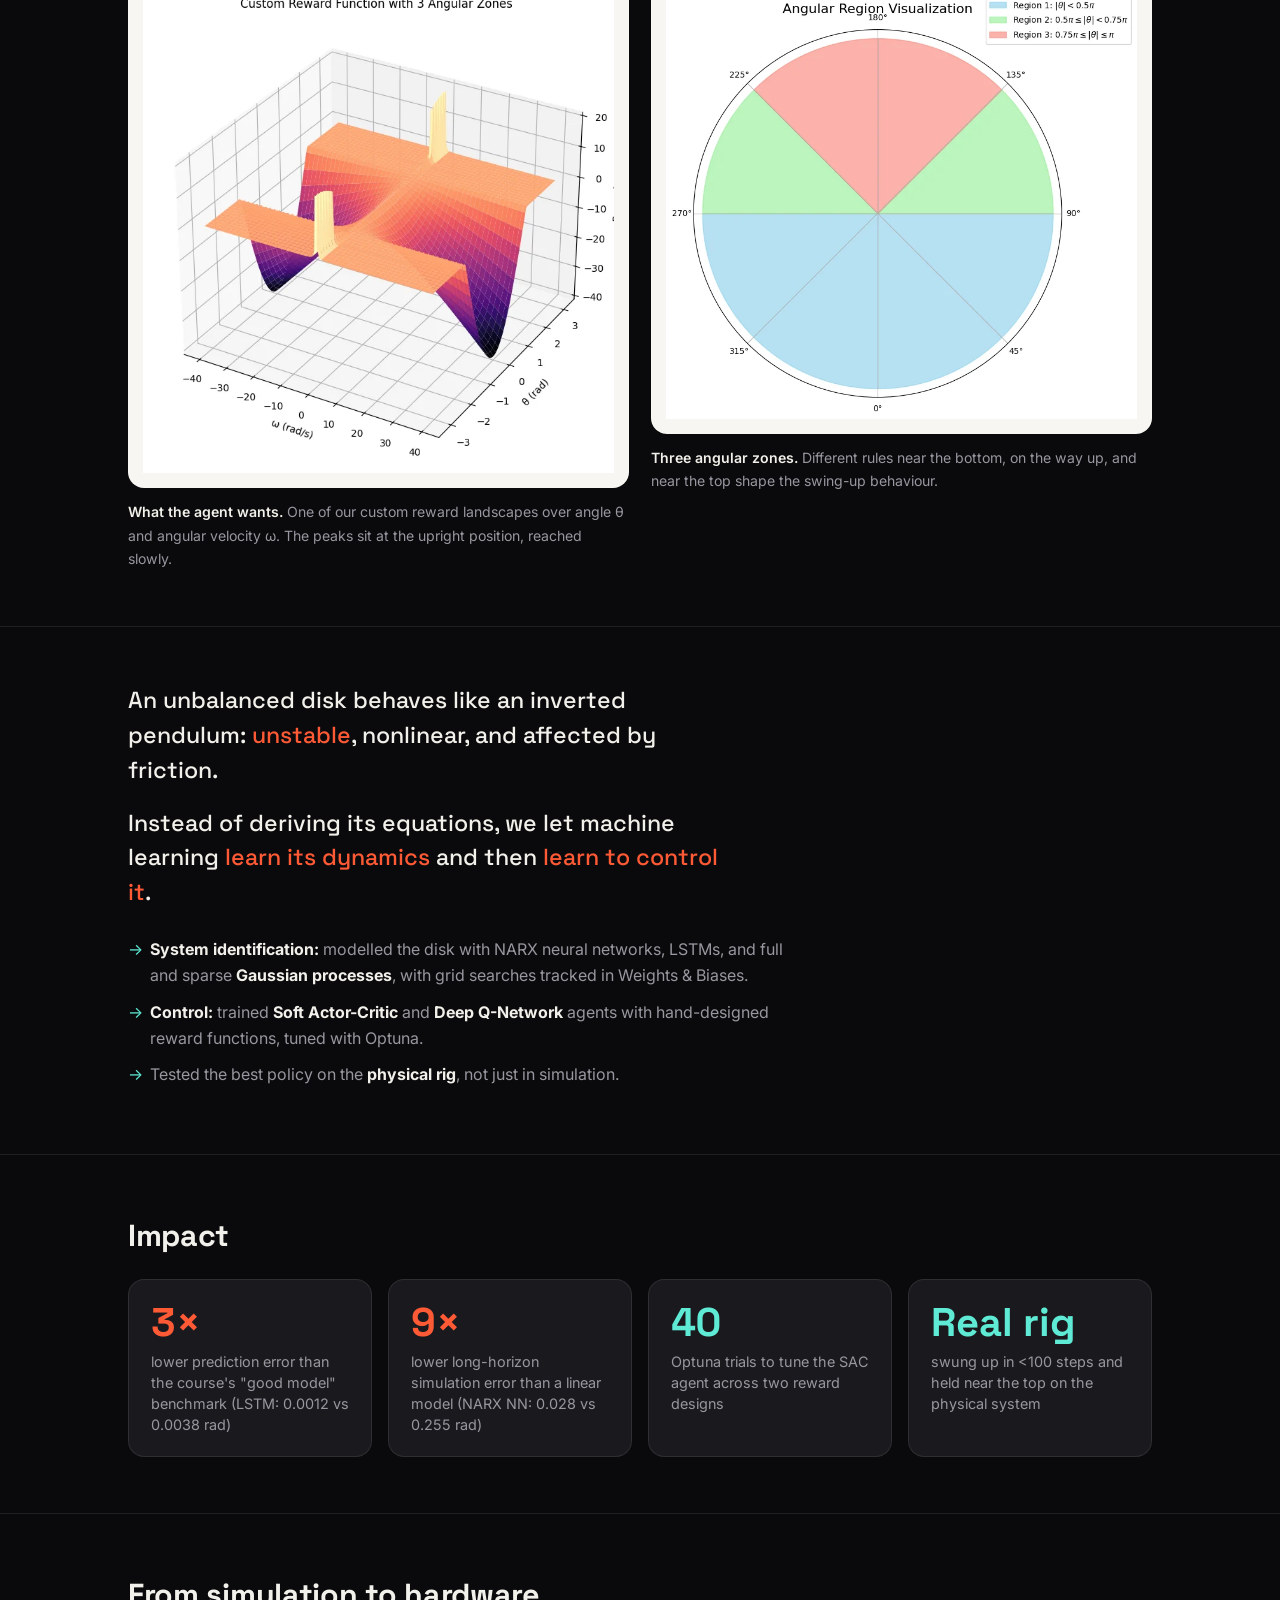
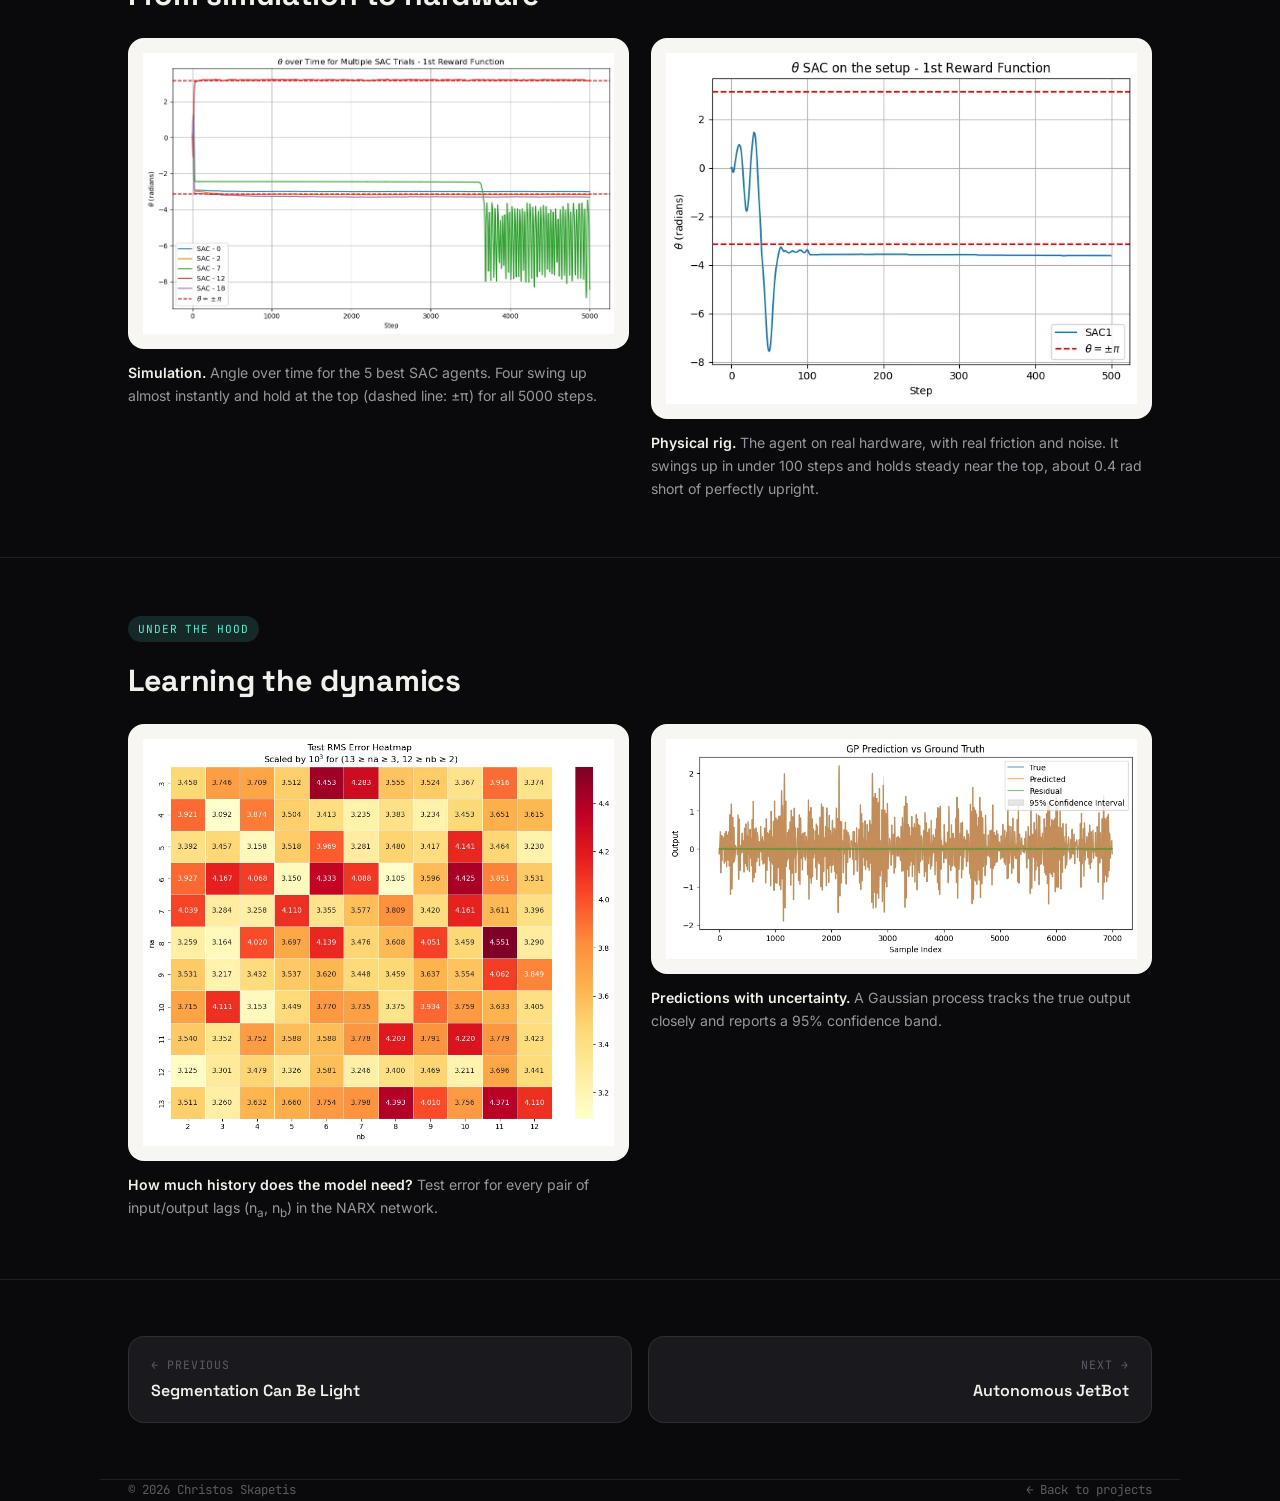
<file: projects/unbalanced-disk.html>
<!DOCTYPE html>
<html lang="en">
<head>
    <meta charset="UTF-8">
    <meta name="viewport" content="width=device-width, initial-scale=1.0">
    <title>Swinging Up an Unbalanced Disk | Christos Skapetis</title>
    <meta name="description" content="Learning the dynamics of a nonlinear unbalanced-disk system with neural networks and Gaussian processes, then training SAC and DQN agents to swing it upright.">
    <meta name="author" content="Christos Skapetis">
    <link rel="canonical" href="https://skapis9999.github.io/projects/unbalanced-disk.html">
    <meta property="og:type" content="article">
    <meta property="og:site_name" content="Christos Skapetis">
    <meta property="og:title" content="Swinging Up an Unbalanced Disk with Machine Learning">
    <meta property="og:description" content="System identification with LSTMs and Gaussian processes, and reinforcement learning control on a real rig.">
    <meta property="og:url" content="https://skapis9999.github.io/projects/unbalanced-disk.html">
    <meta property="og:image" content="https://skapis9999.github.io/images/projects/unbalanced-disk/reward-surface.webp">
    <meta name="theme-color" content="#0a0a0c">
    <link rel="icon" href="../favicon.svg" type="image/svg+xml">
    <link rel="apple-touch-icon" href="../apple-touch-icon.png">
    <link rel="preconnect" href="https://fonts.googleapis.com">
    <link rel="preconnect" href="https://fonts.gstatic.com" crossorigin>
    <link href="https://fonts.googleapis.com/css2?family=Space+Grotesk:wght@500;600;700&family=Inter:wght@400;500;600&family=JetBrains+Mono:wght@400;500&display=swap" rel="stylesheet">
    <link rel="stylesheet" href="../assets/project.css">
    <noscript><style>.reveal { opacity: 1 !important; transform: none !important; }</style></noscript>
</head>
<body>

<nav>
    <div class="nav-inner">
        <a href="../index.html" class="brand">CS<span class="dot">.</span></a>
        <a href="../index.html#projects" class="back-link">← All projects</a>
    </div>
</nav>

<header class="p-hero">
    <div class="wrap">
        <div class="kicker"><span class="num">P.04</span> Course project · ML for Control <span class="rule"></span></div>
        <h1>Swinging Up an Unbalanced Disk with Machine Learning</h1>
        <p class="tagline">Learning the physics of a real, pendulum-like machine from noisy data alone, then teaching an agent to swing it upright and keep it there.</p>
        <dl class="meta-grid">
            <div><dt>Team</dt><dd>3 students</dd></div>
            <div><dt>Course</dt><dd>ML for Systems &amp; Control, TU/e</dd></div>
            <div><dt>When</dt><dd>Spring 2025</dd></div>
            <div><dt>Stack</dt><dd>PyTorch · GPs · LSTM · SAC · DQN · Optuna</dd></div>
        </dl>
    </div>
</header>

<section class="p-section">
    <div class="wrap">
        <figure class="figure hero-figure reveal">
            <div class="frame"><img src="../images/projects/unbalanced-disk/system.webp" alt="The unbalanced disk setup: a blue disk with an off-centre weight, mounted on a motor housing" width="1280" height="960"></div>
            <figcaption><b>The real system.</b> A motor-driven disk with an off-centre weight. The goal is to swing the weight all the way up and balance it there.</figcaption>
        </figure>
    </div>
</section>

<section class="p-section">
    <div class="wrap">
        <div class="fig-grid two">
            <figure class="figure reveal">
                <div class="frame paper"><img src="../images/projects/unbalanced-disk/reward-surface.webp" alt="3D surface plot of a custom reward function over disk angle and angular velocity" width="673" height="690"></div>
                <figcaption><b>What the agent wants.</b> One of our custom reward landscapes over angle θ and angular velocity ω. The peaks sit at the upright position, reached slowly.</figcaption>
            </figure>
            <figure class="figure reveal">
                <div class="frame paper"><img src="../images/projects/unbalanced-disk/angular-zones.webp" alt="Polar diagram splitting the disk angle into three reward regions" width="788" height="717"></div>
                <figcaption><b>Three angular zones.</b> Different rules near the bottom, on the way up, and near the top shape the swing-up behaviour.</figcaption>
            </figure>
        </div>
    </div>
</section>

<section class="p-section">
    <div class="wrap">
        <div class="summary reveal">
            <p>An unbalanced disk behaves like an inverted pendulum: <em>unstable</em>, nonlinear, and affected by friction.</p>
            <p>Instead of deriving its equations, we let machine learning <em>learn its dynamics</em> and then <em>learn to control it</em>.</p>
        </div>
        <ul class="did-list reveal">
            <li><strong>System identification:</strong> modelled the disk with NARX neural networks, LSTMs, and full and sparse <strong>Gaussian processes</strong>, with grid searches tracked in Weights &amp; Biases.</li>
            <li><strong>Control:</strong> trained <strong>Soft Actor-Critic</strong> and <strong>Deep Q-Network</strong> agents with hand-designed reward functions, tuned with Optuna.</li>
            <li>Tested the best policy on the <strong>physical rig</strong>, not just in simulation.</li>
        </ul>
    </div>
</section>

<section class="p-section">
    <div class="wrap">
        <h2 class="reveal">Impact</h2>
        <div class="stats reveal">
            <div class="stat"><div class="value">3×</div><div class="label">lower prediction error than the course's "good model" benchmark (LSTM: 0.0012 vs 0.0038 rad)</div></div>
            <div class="stat"><div class="value">9×</div><div class="label">lower long-horizon simulation error than a linear model (NARX NN: 0.028 vs 0.255 rad)</div></div>
            <div class="stat teal"><div class="value">40</div><div class="label">Optuna trials to tune the SAC agent across two reward designs</div></div>
            <div class="stat teal"><div class="value">Real rig</div><div class="label">swung up in &lt;100 steps and held near the top on the physical system</div></div>
        </div>
    </div>
</section>

<section class="p-section">
    <div class="wrap">
        <h2 class="reveal">From simulation to hardware</h2>
        <div class="fig-grid two">
            <figure class="figure reveal">
                <div class="frame paper"><img src="../images/projects/unbalanced-disk/sac-sim.webp" alt="Disk angle over time for the five best SAC trials in simulation" loading="lazy" width="989" height="590"></div>
                <figcaption><b>Simulation.</b> Angle over time for the 5 best SAC agents. Four swing up almost instantly and hold at the top (dashed line: ±π) for all 5000 steps.</figcaption>
            </figure>
            <figure class="figure reveal">
                <div class="frame paper"><img src="../images/projects/unbalanced-disk/sac-physical.webp" alt="Disk angle over time on the physical setup using the best SAC agent" loading="lazy" width="630" height="470"></div>
                <figcaption><b>Physical rig.</b> The agent on real hardware, with real friction and noise. It swings up in under 100 steps and holds steady near the top, about 0.4&nbsp;rad short of perfectly upright.</figcaption>
            </figure>
        </div>
    </div>
</section>

<section class="p-section">
    <div class="wrap">
        <span class="depth-tag reveal">Under the hood</span>
        <h2 class="reveal">Learning the dynamics</h2>
        <div class="fig-grid two">
            <figure class="figure reveal">
                <div class="frame paper"><img src="../images/projects/unbalanced-disk/grid-search.webp" alt="Heatmap of test RMS error across input and output lag pairs" loading="lazy" width="916" height="790"></div>
                <figcaption><b>How much history does the model need?</b> Test error for every pair of input/output lags (n<sub>a</sub>, n<sub>b</sub>) in the NARX network.</figcaption>
            </figure>
            <figure class="figure reveal">
                <div class="frame paper"><img src="../images/projects/unbalanced-disk/gp-prediction.webp" alt="Gaussian process prediction versus ground truth with residuals and confidence interval" loading="lazy" width="844" height="393"></div>
                <figcaption><b>Predictions with uncertainty.</b> A Gaussian process tracks the true output closely and reports a 95% confidence band.</figcaption>
            </figure>
        </div>
    </div>
</section>

<section class="p-section">
    <div class="wrap">
        <div class="pager">
            <a href="edge-segmentation.html" class="prev"><div class="dir">← Previous</div><div class="t">Segmentation Can Be Light</div></a>
            <a href="jetbot.html" class="next"><div class="dir">Next →</div><div class="t">Autonomous JetBot</div></a>
        </div>
    </div>
</section>

<footer class="wrap">
    <span>© 2026 Christos Skapetis</span>
    <span><a href="../index.html#projects">← Back to projects</a></span>
</footer>

<script src="../assets/project.js"></script>
</body>
</html>
</file>
<file: assets/project.css>
/* Shared styles for project report pages (projects/*.html).
   Tokens mirror the inline styles in index.html. */
:root {
    --bg: #0a0a0c;
    --bg-raised: #141417;
    --bg-card: #1a1a1e;
    --line: rgba(255,255,255,0.09);
    --text: #f2f0ea;
    --text-dim: #98979f;
    --text-faint: #5c5b63;
    --accent: #ff5a36;
    --accent-soft: rgba(255,90,54,0.14);
    --accent-2: #5eead4;
    --accent-2-soft: rgba(94,234,212,0.14);
    --paper: #f7f6f2;
    --maxw: 1080px;
    --readw: 68ch;
}
* { margin: 0; padding: 0; box-sizing: border-box; }
html { scroll-behavior: smooth; }
@media (prefers-reduced-motion: reduce) {
    html { scroll-behavior: auto; }
    * { animation-duration: 0.01ms !important; animation-iteration-count: 1 !important; transition-duration: 0.01ms !important; }
}
body {
    font-family: 'Inter', -apple-system, BlinkMacSystemFont, 'Segoe UI', sans-serif;
    background: var(--bg);
    color: var(--text);
    line-height: 1.65;
    overflow-x: hidden;
    position: relative;
}
body::before {
    content: "";
    position: fixed;
    inset: 0;
    z-index: 0;
    pointer-events: none;
    background:
        radial-gradient(600px 500px at 12% -5%, rgba(255,90,54,0.12), transparent 60%),
        radial-gradient(700px 600px at 100% 15%, rgba(94,234,212,0.08), transparent 55%);
}
h1, h2, h3 { font-family: 'Space Grotesk', 'Inter', sans-serif; letter-spacing: -0.01em; }
a { color: inherit; }
::selection { background: var(--accent); color: #0a0a0c; }
img, video { max-width: 100%; display: block; }

.wrap { max-width: var(--maxw); margin: 0 auto; padding: 0 28px; position: relative; z-index: 1; }
@media (max-width: 560px) { .wrap { padding: 0 16px; } }

/* Nav */
nav {
    position: fixed;
    top: 0; left: 0; right: 0;
    z-index: 50;
    backdrop-filter: blur(14px);
    background: rgba(10,10,12,0.7);
    border-bottom: 1px solid var(--line);
}
.nav-inner {
    max-width: var(--maxw);
    margin: 0 auto;
    padding: 16px 28px;
    display: flex;
    align-items: center;
    justify-content: space-between;
    gap: 16px;
}
.brand {
    font-family: 'Space Grotesk', sans-serif;
    font-weight: 700;
    font-size: 1.1em;
    text-decoration: none;
}
.brand .dot { color: var(--accent); }
.back-link {
    font-size: 0.9em;
    color: var(--text-dim);
    text-decoration: none;
    font-weight: 500;
    transition: color 0.2s;
}
.back-link:hover { color: var(--accent-2); }

/* Hero */
.p-hero { padding: 130px 0 40px; position: relative; z-index: 1; }
.kicker {
    display: flex;
    align-items: center;
    gap: 12px;
    font-family: 'JetBrains Mono', monospace;
    font-size: 0.78em;
    letter-spacing: 0.12em;
    color: var(--accent);
    text-transform: uppercase;
    margin-bottom: 18px;
    flex-wrap: wrap;
}
.kicker .num { color: var(--text-faint); }
.kicker .rule { flex: 1; min-width: 40px; height: 1px; background: var(--line); }
.p-hero h1 {
    font-size: clamp(2em, 5.2vw, 3.4em);
    font-weight: 700;
    line-height: 1.08;
    margin-bottom: 18px;
    max-width: 22ch;
}
.p-hero .tagline {
    font-size: clamp(1.05em, 2.2vw, 1.25em);
    color: var(--text-dim);
    max-width: 58ch;
    margin-bottom: 30px;
}
.meta-grid {
    display: grid;
    grid-template-columns: repeat(auto-fit, minmax(170px, 1fr));
    gap: 1px;
    background: var(--line);
    border: 1px solid var(--line);
    border-radius: 14px;
    overflow: hidden;
    margin-bottom: 28px;
}
.meta-grid div { background: var(--bg-raised); padding: 14px 18px; }
.meta-grid dt {
    font-family: 'JetBrains Mono', monospace;
    font-size: 0.7em;
    letter-spacing: 0.08em;
    text-transform: uppercase;
    color: var(--text-faint);
    margin-bottom: 4px;
}
.meta-grid dd { font-size: 0.93em; color: var(--text); }

.link-row { display: flex; gap: 12px; flex-wrap: wrap; }
.btn {
    display: inline-flex;
    align-items: center;
    gap: 8px;
    padding: 12px 20px;
    border-radius: 999px;
    font-weight: 600;
    font-size: 0.9em;
    text-decoration: none;
    transition: transform 0.2s, box-shadow 0.2s, border-color 0.2s, color 0.2s;
}
.btn-primary { background: var(--accent); color: #140700; box-shadow: 0 8px 24px rgba(255,90,54,0.28); }
.btn-primary:hover { transform: translateY(-2px); box-shadow: 0 12px 30px rgba(255,90,54,0.4); }
.btn-ghost { border: 1px solid var(--line); color: var(--text); }
.btn-ghost:hover { border-color: var(--accent-2); color: var(--accent-2); transform: translateY(-2px); }

/* Sections */
.p-section { padding: 56px 0; position: relative; z-index: 1; }
.p-section + .p-section { border-top: 1px solid var(--line); }
.p-section h2 {
    font-size: clamp(1.4em, 3vw, 1.9em);
    font-weight: 700;
    margin-bottom: 18px;
}
.p-section .lede {
    color: var(--text-dim);
    font-size: 1.04em;
    max-width: var(--readw);
    margin-bottom: 28px;
}
.p-section .lede strong { color: var(--text); font-weight: 600; }
.summary p {
    font-family: 'Space Grotesk', sans-serif;
    font-size: clamp(1.15em, 2.4vw, 1.45em);
    font-weight: 500;
    line-height: 1.5;
    max-width: 40ch;
    margin-bottom: 18px;
}
.summary p:last-child { margin-bottom: 0; }
.summary em { font-style: normal; color: var(--accent); }
.did-list { list-style: none; max-width: var(--readw); margin-top: 26px; }
.did-list li {
    position: relative;
    padding-left: 22px;
    margin-bottom: 10px;
    color: var(--text-dim);
}
.did-list li::before { content: "→"; position: absolute; left: 0; color: var(--accent-2); }
.did-list strong { color: var(--text); }

/* Impact stats */
.stats {
    display: grid;
    grid-template-columns: repeat(auto-fit, minmax(190px, 1fr));
    gap: 16px;
}
.stat {
    background: var(--bg-card);
    border: 1px solid var(--line);
    border-radius: 16px;
    padding: 22px 22px 20px;
}
.stat .value {
    font-family: 'Space Grotesk', sans-serif;
    font-size: clamp(1.9em, 4vw, 2.5em);
    font-weight: 700;
    line-height: 1.05;
    color: var(--accent);
    margin-bottom: 8px;
    font-variant-numeric: tabular-nums;
}
.stat.teal .value { color: var(--accent-2); }
.stat .label { color: var(--text-dim); font-size: 0.9em; line-height: 1.45; }

/* Figures */
.figure { margin: 0; }
.figure .frame {
    border: 1px solid var(--line);
    border-radius: 16px;
    overflow: hidden;
    background: #0e0e11;
}
.figure .frame.paper { background: var(--paper); padding: 14px; }
.figure .frame img { width: 100%; height: auto; cursor: zoom-in; }
.figure .frame video { width: 100%; height: auto; background: #000; }
.figure figcaption {
    margin-top: 12px;
    font-size: 0.88em;
    color: var(--text-dim);
    max-width: var(--readw);
}
.figure figcaption b { color: var(--text); font-weight: 600; }
.fig-grid { display: grid; gap: 22px; }
.fig-grid.two { grid-template-columns: repeat(2, minmax(0, 1fr)); }
.fig-grid.three { grid-template-columns: repeat(3, minmax(0, 1fr)); }
/* "side": figures stacked full width, caption beside the image on wide screens */
.fig-grid.side { gap: 40px; }
.fig-grid.side .figure { display: grid; grid-template-columns: minmax(0, 1.6fr) minmax(0, 1fr); gap: 26px; align-items: center; }
.fig-grid.side .figure figcaption { margin-top: 0; font-size: 0.95em; }
@media (max-width: 760px) {
    .fig-grid.two, .fig-grid.three { grid-template-columns: 1fr; }
    .fig-grid.side .figure { grid-template-columns: 1fr; gap: 12px; }
}
.stack > * + * { margin-top: 34px; }
.hero-figure { margin-top: 10px; }
.hero-figure .frame { border-radius: 20px; }

/* Compare pair (before / after) */
.pair { display: grid; grid-template-columns: 1fr 1fr; gap: 10px; }
.pair .side { position: relative; border-radius: 14px; overflow: hidden; border: 1px solid var(--line); background: #15172a; }
.pair .side img { width: 100%; height: 100%; object-fit: cover; cursor: zoom-in; }
.pair .badge {
    position: absolute;
    top: 10px; left: 10px;
    font-family: 'JetBrains Mono', monospace;
    font-size: 0.72em;
    padding: 4px 10px;
    border-radius: 999px;
    background: rgba(10,10,12,0.78);
    border: 1px solid var(--line);
}
.pair .side.ours .badge { color: var(--accent); border-color: rgba(255,90,54,0.5); }
.pair.badges-bottom .badge { top: auto; bottom: 10px; }
/* Equal-height figure frames for images of mixed aspect ratios */
.fig-grid.even .frame img { aspect-ratio: 3 / 4; height: auto; object-fit: contain; }
@media (max-width: 560px) { .pair { grid-template-columns: 1fr; } }

/* Low-level "under the hood" label */
.depth-tag {
    display: inline-block;
    font-family: 'JetBrains Mono', monospace;
    font-size: 0.7em;
    letter-spacing: 0.08em;
    text-transform: uppercase;
    color: var(--accent-2);
    background: var(--accent-2-soft);
    padding: 4px 10px;
    border-radius: 999px;
    margin-bottom: 14px;
}

/* Feature cards (idea tiles) */
.tiles { display: grid; grid-template-columns: repeat(auto-fit, minmax(180px, 1fr)); gap: 16px; }
.tile {
    background: var(--bg-card);
    border: 1px solid var(--line);
    border-radius: 16px;
    overflow: hidden;
    display: flex;
    flex-direction: column;
}
.tile img { width: 100%; height: auto; aspect-ratio: 4 / 3; object-fit: cover; cursor: zoom-in; border-bottom: 1px solid var(--line); }
.tile .tile-body { padding: 16px 18px 18px; }
.tile h3 { font-size: 1em; margin-bottom: 6px; }
.tile p { color: var(--text-dim); font-size: 0.88em; line-height: 1.5; }
.tile .flags { display: grid; grid-template-columns: 1fr 1fr; aspect-ratio: 4 / 3; border-bottom: 1px solid var(--line); }
.tile .flags span {
    display: flex; align-items: flex-end; justify-content: flex-start;
    padding: 12px 14px;
    font-family: 'JetBrains Mono', monospace; font-weight: 500; font-size: 0.85em;
    color: rgba(255,255,255,0.92);
}
.tile .flags .red { background: linear-gradient(160deg, #e5383b, #a4161a); }
.tile .flags .green { background: linear-gradient(160deg, #2dc653, #137547); }
.tile.mine { border-color: rgba(255,90,54,0.45); }
.tile .mine-tag {
    font-family: 'JetBrains Mono', monospace;
    font-size: 0.68em;
    color: var(--accent);
    letter-spacing: 0.06em;
    text-transform: uppercase;
    display: block;
    margin-bottom: 6px;
}

/* Pipeline flow (numbered steps) */
.flow { display: grid; grid-template-columns: repeat(auto-fit, minmax(190px, 1fr)); gap: 14px; counter-reset: step; }
.flow .step {
    position: relative;
    background: var(--bg-card);
    border: 1px solid var(--line);
    border-radius: 16px;
    padding: 20px 20px 18px;
    counter-increment: step;
}
.flow .step::before {
    content: counter(step, decimal-leading-zero);
    display: block;
    font-family: 'JetBrains Mono', monospace;
    font-size: 0.75em;
    color: var(--accent);
    margin-bottom: 10px;
}
.flow .step h3 { font-size: 1.02em; margin-bottom: 6px; }
.flow .step p { color: var(--text-dim); font-size: 0.88em; line-height: 1.5; }

/* Video embed */
.embed { position: relative; aspect-ratio: 16 / 9; border-radius: 18px; overflow: hidden; border: 1px solid var(--line); background: #000; }
.embed iframe { position: absolute; inset: 0; width: 100%; height: 100%; border: 0; }

/* Mini bar chart (HTML) */
.bars { display: grid; gap: 12px; max-width: 720px; }
.bar-row { display: grid; grid-template-columns: 170px 1fr 64px; gap: 14px; align-items: center; font-size: 0.9em; }
.bar-row .name { color: var(--text-dim); }
.bar-row.best .name { color: var(--text); font-weight: 600; }
.bar-track { height: 12px; background: rgba(255,255,255,0.05); border-radius: 999px; overflow: hidden; }
.bar-fill { height: 100%; background: var(--text-faint); border-radius: 999px; }
.bar-row.best .bar-fill { background: var(--accent); }
.bar-row .val { font-family: 'JetBrains Mono', monospace; font-size: 0.85em; color: var(--text-dim); text-align: right; font-variant-numeric: tabular-nums; }
.bar-row.best .val { color: var(--accent); }
.bars-note { font-size: 0.82em; color: var(--text-faint); margin-top: 12px; }
@media (max-width: 560px) { .bar-row { grid-template-columns: 110px 1fr 54px; gap: 10px; font-size: 0.84em; } }

/* Next / previous project */
.pager { display: grid; grid-template-columns: 1fr 1fr; gap: 16px; }
.pager a {
    display: block;
    text-decoration: none;
    background: var(--bg-card);
    border: 1px solid var(--line);
    border-radius: 16px;
    padding: 18px 22px;
    transition: border-color 0.2s, transform 0.2s;
}
.pager a:hover { border-color: rgba(255,90,54,0.45); transform: translateY(-3px); }
.pager .dir { font-family: 'JetBrains Mono', monospace; font-size: 0.72em; color: var(--text-faint); letter-spacing: 0.08em; text-transform: uppercase; }
.pager .t { font-family: 'Space Grotesk', sans-serif; font-weight: 600; margin-top: 4px; }
.pager .next { text-align: right; }
@media (max-width: 560px) { .pager { grid-template-columns: 1fr; } .pager .next { text-align: left; } }

footer {
    padding: 34px 0 46px;
    font-family: 'JetBrains Mono', monospace;
    font-size: 0.78em;
    color: var(--text-faint);
    display: flex;
    justify-content: space-between;
    flex-wrap: wrap;
    gap: 10px;
    border-top: 1px solid var(--line);
}
footer a { color: var(--text-faint); text-decoration: none; }
footer a:hover { color: var(--accent-2); }

/* Lightbox */
.lightbox {
    position: fixed;
    inset: 0;
    z-index: 100;
    background: rgba(5,5,7,0.92);
    display: none;
    align-items: center;
    justify-content: center;
    padding: 24px;
    cursor: zoom-out;
}
.lightbox.open { display: flex; }
.lightbox img { max-width: 100%; max-height: 100%; object-fit: contain; border-radius: 10px; background: var(--paper); }
.lightbox .close {
    position: absolute;
    top: 16px; right: 18px;
    background: none;
    border: 1px solid var(--line);
    color: var(--text);
    width: 40px; height: 40px;
    border-radius: 50%;
    font-size: 1.1em;
    cursor: pointer;
}

.reveal { opacity: 0; transform: translateY(18px); transition: opacity 0.7s ease, transform 0.7s ease; }
.reveal.in { opacity: 1; transform: none; }
</file>
